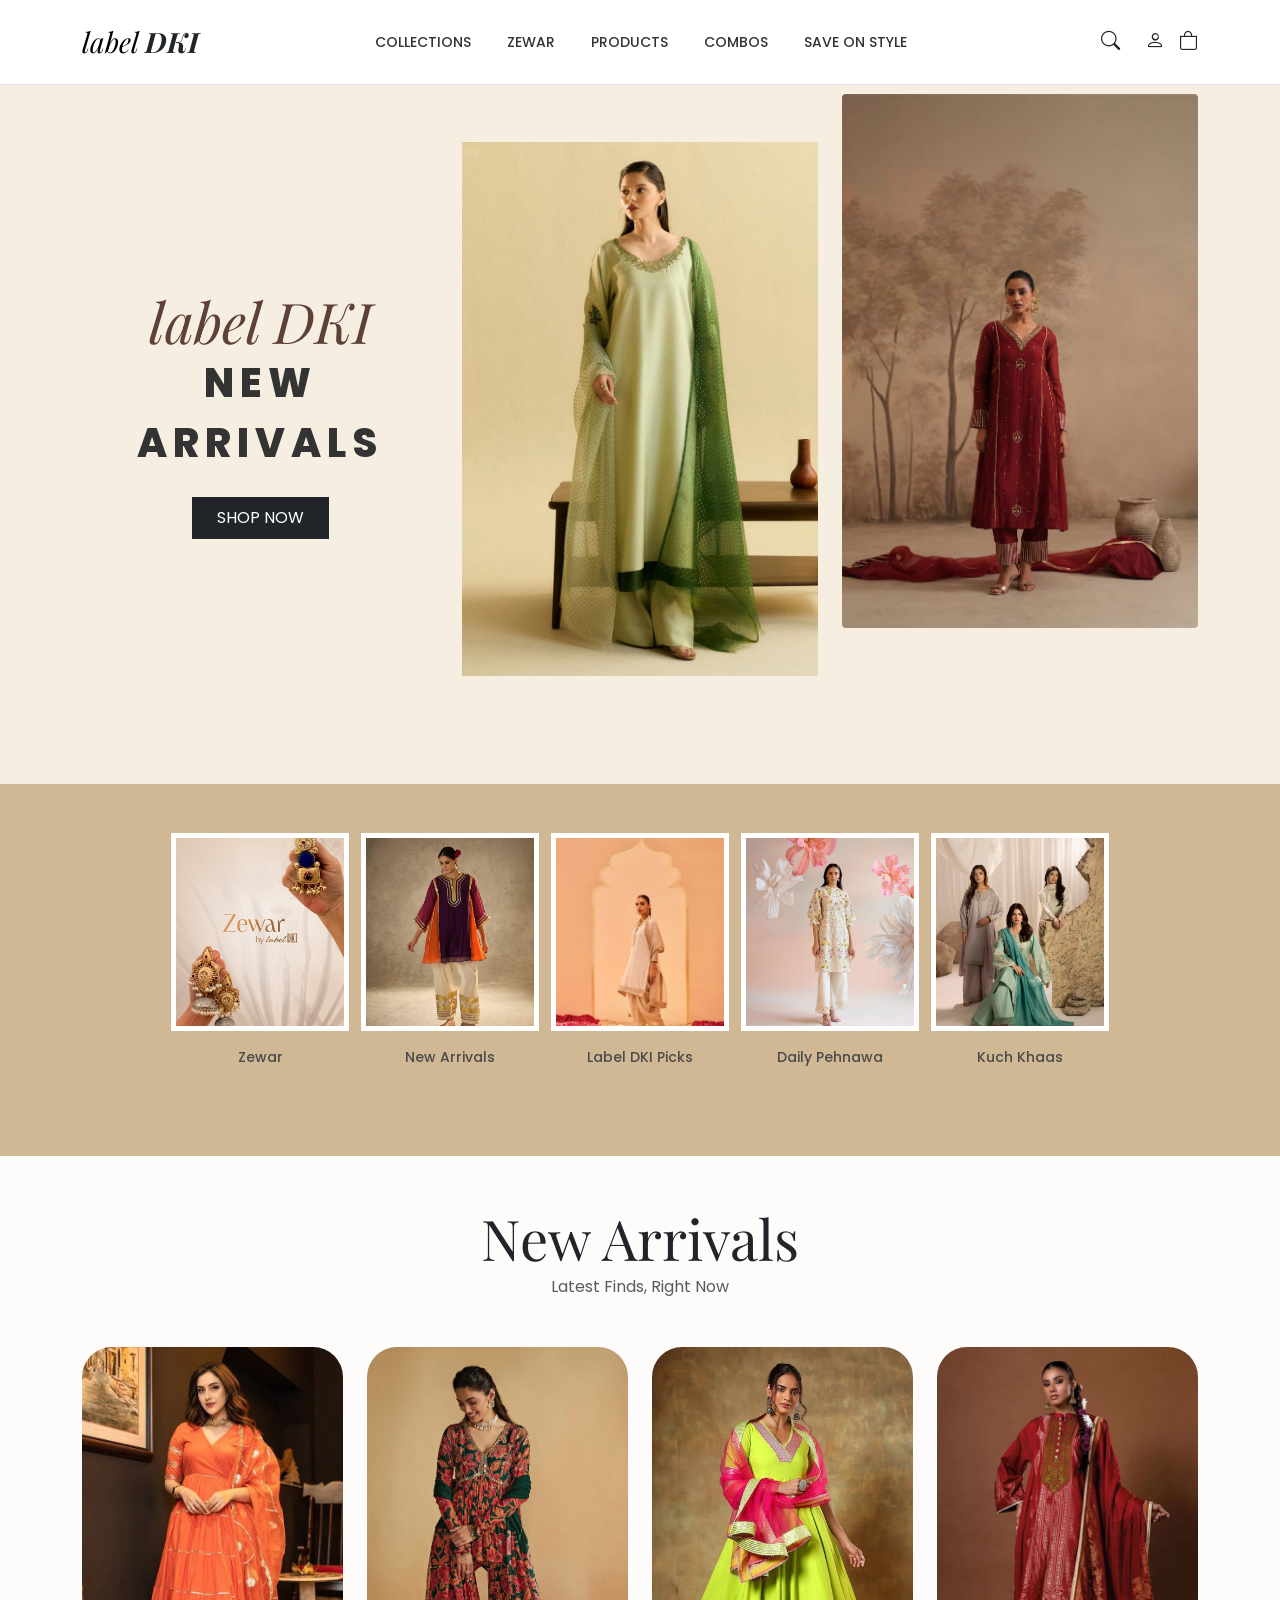
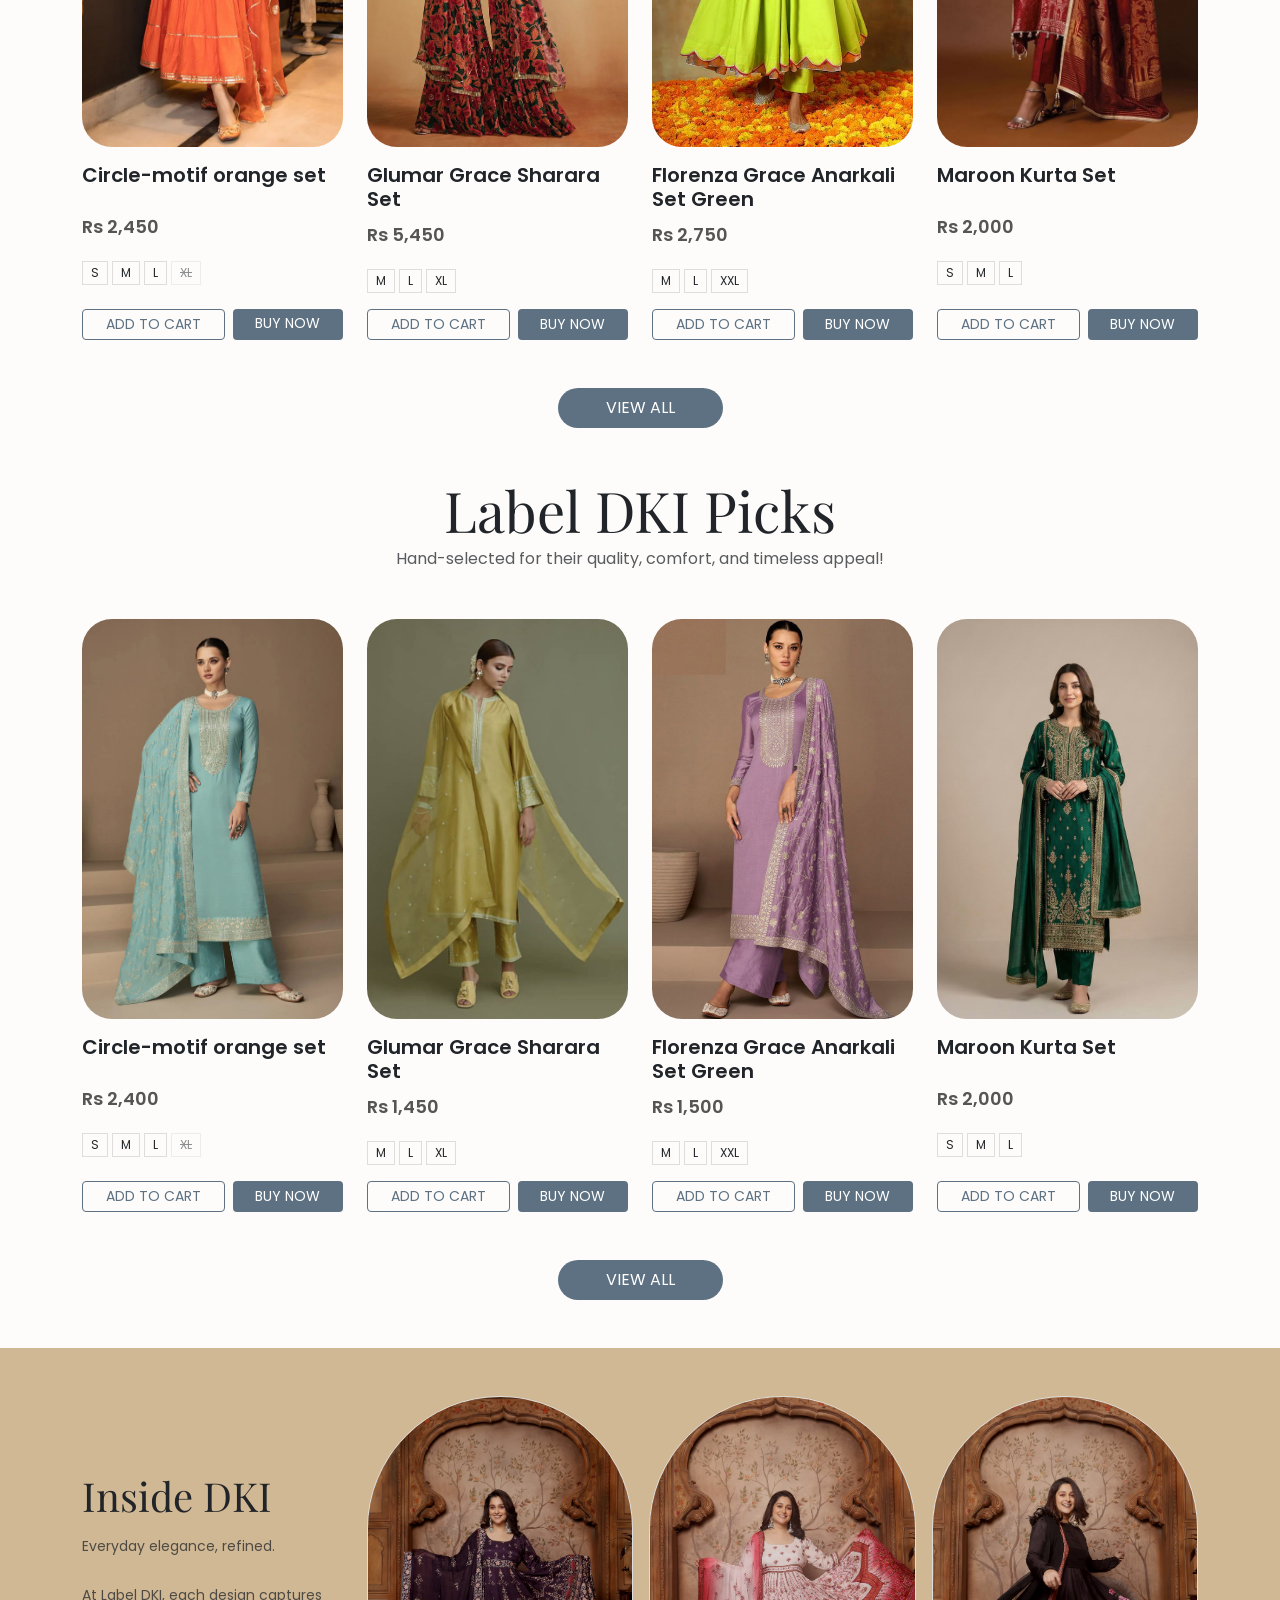
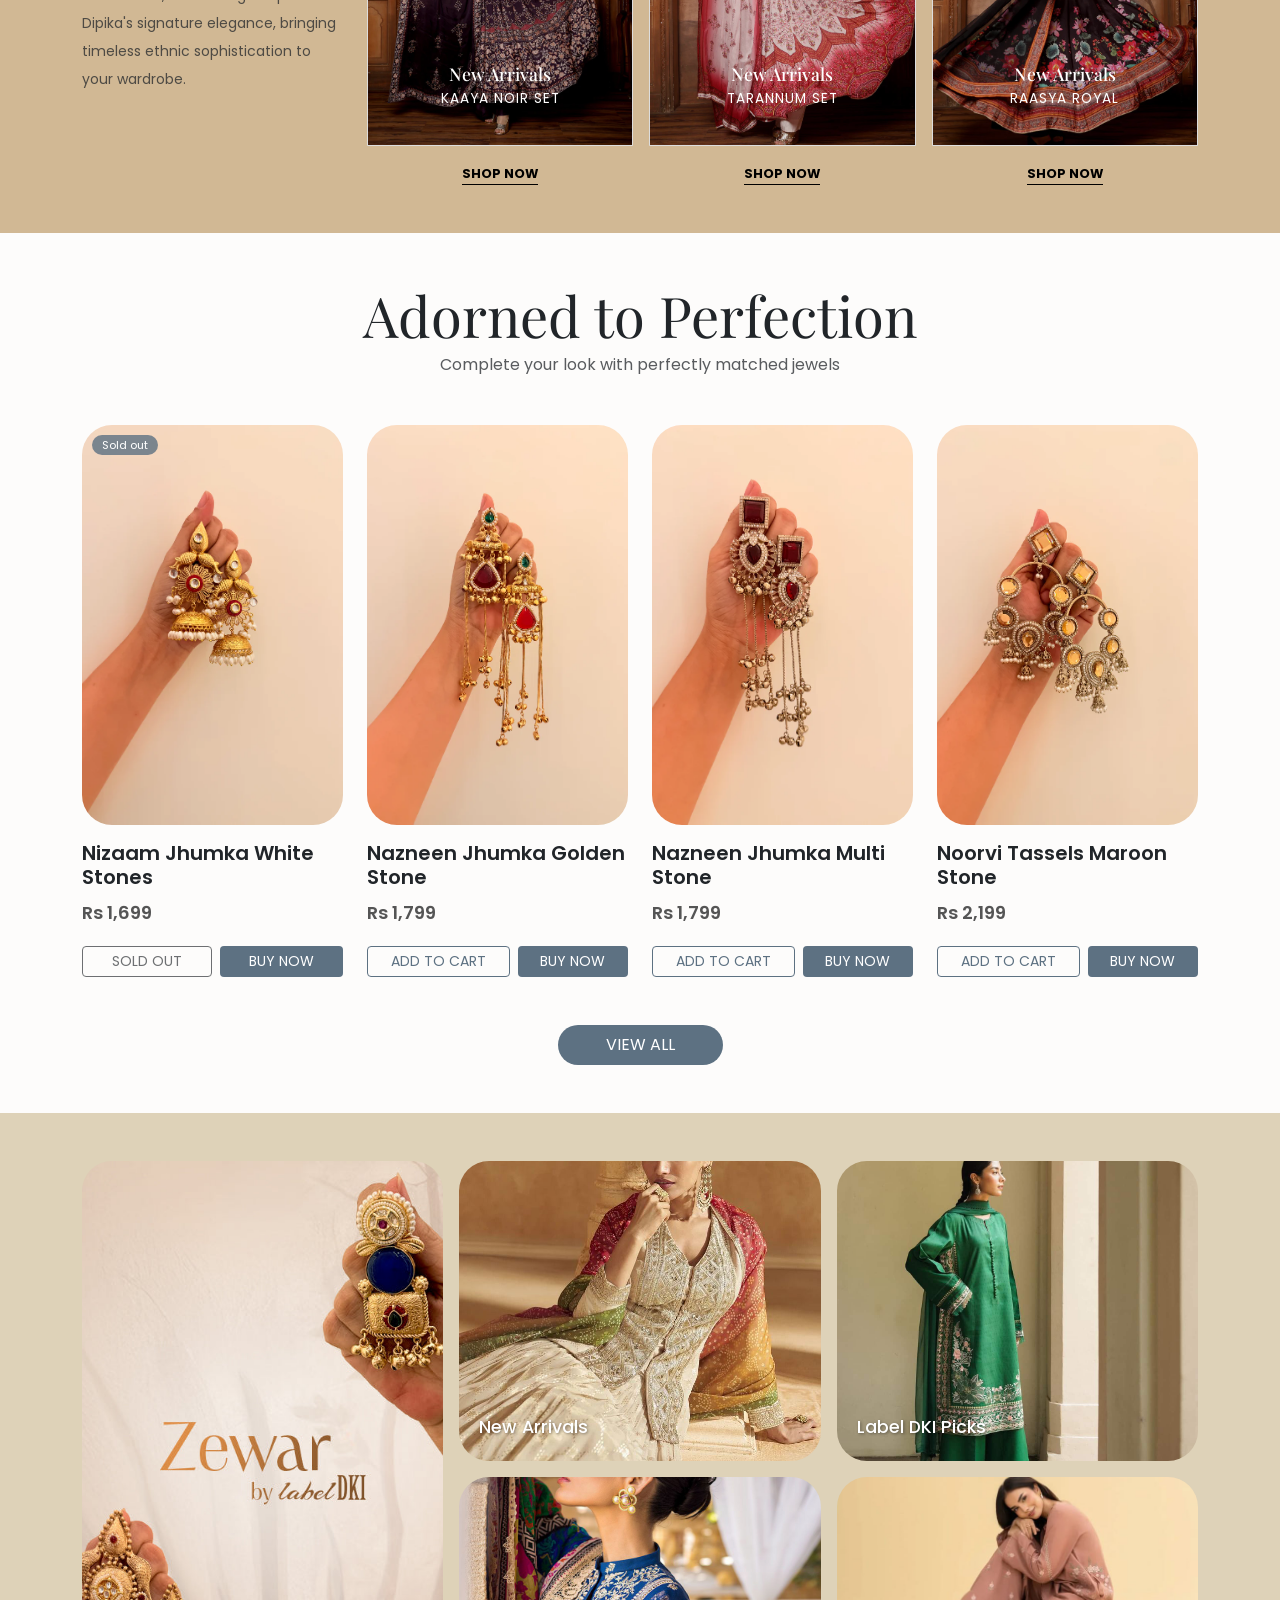
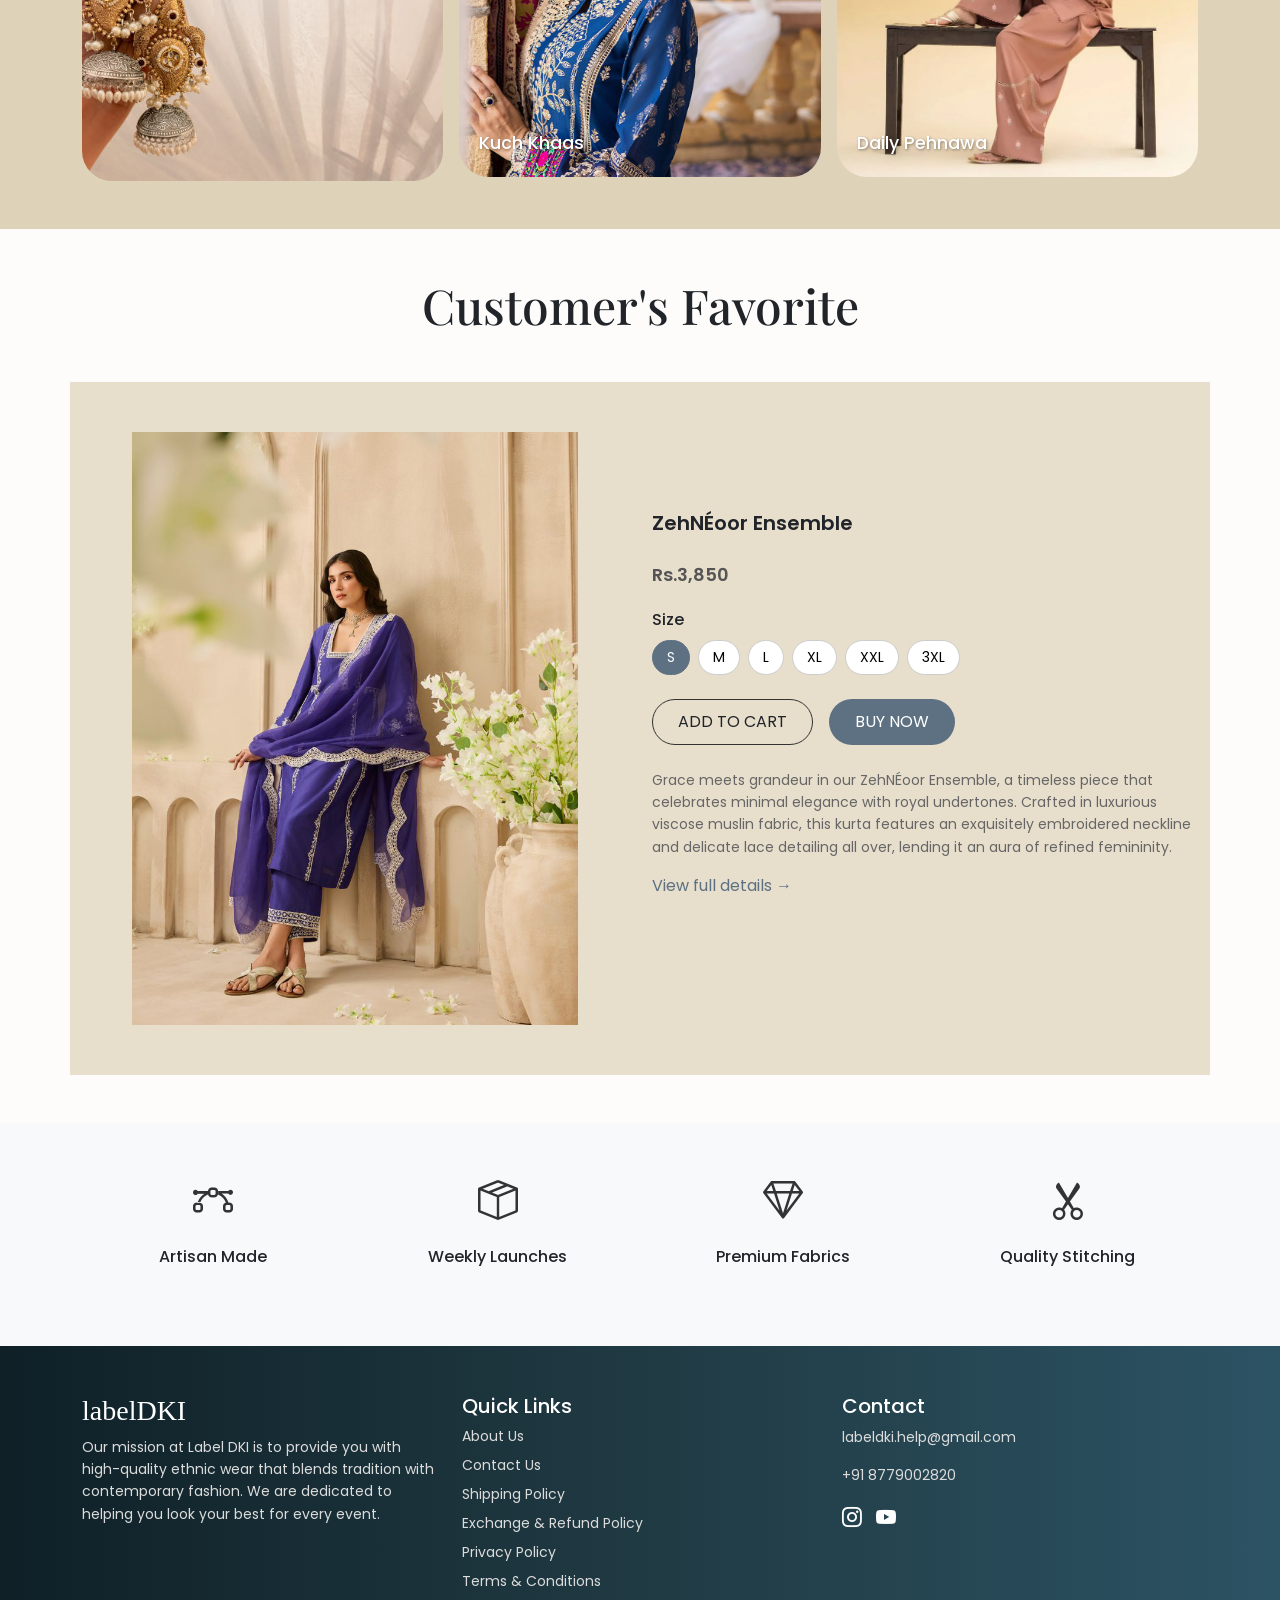
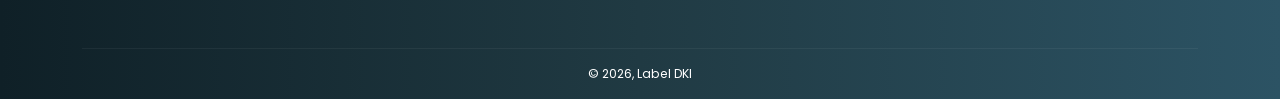
<file: index.html>
<!DOCTYPE html>
<html lang="en">
<head>
    <meta charset="UTF-8">
    <meta name="viewport" content="width=device-width, initial-scale=1.0">
    <title>Label DKI Clone</title>
    <link href="https://cdn.jsdelivr.net/npm/bootstrap@5.3.0/dist/css/bootstrap.min.css" rel="stylesheet">
    <link href="https://fonts.googleapis.com/css2?family=Playfair+Display:ital,wght@0,400;0,700;1,400&family=Poppins:wght@300;400;600&display=swap" rel="stylesheet">
    <link rel="stylesheet" href="https://cdn.jsdelivr.net/npm/bootstrap-icons@1.11.1/font/bootstrap-icons.css">
    <!-- Bootstrap CSS -->
    <link href="https://cdn.jsdelivr.net/npm/bootstrap@5.3.2/dist/css/bootstrap.min.css" rel="stylesheet"> 
    <link rel="stylesheet" href="index.css">

    <style>
        body {
            font-family: 'Poppins', sans-serif;
            background-color: #fdfcfb;
        }

    
        .top-bar {
            background-color: #222;
            color: #fff;
            font-size: 12px;
            letter-spacing: 1px;
            padding: 8px 0;
        }

        
        .navbar-brand {
            font-family: 'Playfair Display', serif;
            font-size: 28px;
            font-style: italic;
        }

        .nav-link {
            font-size: 14px;
            text-transform: uppercase;
            font-weight: 500;
            color: #333 !important;
            margin: 0 10px;
        }

        
        .hero-section {
            background-color: #f7eee2; 
            padding: 60px 0;
            min-height: 80vh;
            display: flex;
            align-items: center;
        }

        .brand-title {
            font-family: 'Playfair Display', serif;
            font-style: italic;
            font-size: 3.5rem;
            color: #5d4037;
        }

        .new-arrivals-text {
            font-weight: 800;
            letter-spacing: 6px;
            font-size: 2.5rem;
            color: #333;
            margin-top: -10px;
        }

        
        .product-card {
            border: none;
            background: none;
            transition: transform 0.3s ease;
        }

        .product-card:hover {
            transform: translateY(-5px);
        }

        .img-hero {
            width: 100%;
            height: auto;
            border-radius: 4px;
            
        }

        .icons-group i {
            font-size: 1.2rem;
            cursor: pointer;
            margin-left: 15px;
        }

/* Unique container styling */
.label-search-group {
    display: inline-flex;
    align-items: center;
    cursor: pointer;
    padding: 5px 10px;
    border-radius: 20px; /* Sides ko round karne ke liye */
    transition: all 0.4s ease;
}

/* Naya unique input jo ab ek proper box banega */
.label-search-input-new {
    width: 0;
    padding: 0;
    border: none;
    outline: none;
    background: #f4f4f4; /* Light grey background box ke liye */
    border-radius: 5px;  /* Corner thode round */
    transition: all 0.4s ease-in-out;
    opacity: 0;
    height: 35px; /* Box ki height */
}

/* Jab group par mouse cursor jaye (Hover) */
.label-search-group:hover .label-search-input-new {
    width: 220px; /* Box ki length */
    padding: 0 15px; /* Box ke andar text ki jagah */
    opacity: 1;
    border: 1px solid #ddd; /* Light border box ko define karne ke liye */
    background: #ffffff; /* Hover par white background */
    box-shadow: 0px 2px 5px rgba(0,0,0,0.1); /* Halka shadow premium look ke liye */
}

/* Icon ki position set karne ke liye */
.label-search-icon-trigger {
    display: flex;
    align-items: center;
    margin-left: 10px;
    font-size: 1.2rem;
}
</style>
</head>
<body>

    <div class="top-bar text-center">
        <div class="container d-flex justify-content-between align-items-center">
            <span class="d-none d-md-inline">📞 +91 00000 00000</span>
            <span>UNBOXING VIDEO REQUIRED FOR EXCHANGE/SUPPORT | labeldki.help@gmail.com</span>
            <span class="d-none d-md-inline">FREE SHIPPING AVAILABLE</span>
        </div>
    </div>

    <nav class="navbar navbar-expand-lg navbar-light bg-white border-bottom py-3">
        <div class="container">
            <a class="navbar-brand" href="lebal.html">label <span class="fw-bold text-dark">DKI</span></a>
            
            <button class="navbar-toggler" type="button" data-bs-toggle="collapse" data-bs-target="#mainNav">
                <span class="navbar-toggler-icon"></span>
            </button>

            <div class="collapse navbar-collapse" id="mainNav">
                <ul class="navbar-nav mx-auto">
                    <li class="nav-item"><a class="nav-link" href="collections.html">Collections</a></li>
                    <li class="nav-item"><a class="nav-link" href="zewar.html">Zewar</a></li>
                    <li class="nav-item"><a class="nav-link" href="products.html">Products</a></li>
                    <li class="nav-item"><a class="nav-link" href="combos.html">Combos</a></li>
                    <li class="nav-item"><a class="nav-link text-danger" href="save on style.html">Save on Style</a></li>
                </ul>
                <div class="icons-group d-flex align-items-center">
                    <div class="label-search-group">
                 <input type="text" class="label-search-input-new" placeholder="Search...">
                 <span class="label-search-icon-trigger">
                 <i class="bi bi-search"></i> 
                 </span>
                 </div>
                 <a href="login.html" style="text-decoration: none; color: inherit;">
                 <i class="bi bi-person"></i>
                 </a>
                 <a href="cart.html" style="text-decoration: none; color: inherit;">
    <i class="bi bi-bag"></i>
</a>   
                    
                </div>
            </div>
        </div>
    </nav>

    <section class="hero-section">
        <div class="container">
            <div class="row align-items-center">
                
                <div class="col-lg-4 text-center mb-5 mb-lg-0">
                    <div class="brand-title">label DKI</div>
                    <div class="new-arrivals-text">NEW <br> ARRIVALS</div>
                    <button class="btn btn-dark mt-4 px-4 py-2 rounded-0">SHOP NOW</button>
                </div>

                <div class="col-lg-8">
                    <div class="row g-4">
                        <div class="col-6">
                            <div class="product-card">
                                <img src="etenic wear 1.jpg" class="img-hero py-5" alt="Ethnic Wear 1">
                            </div>
                        </div>
                        <div class="col-6">
                            <div class="product-card">
                                <img src="marrun suit.jpg" class="img-hero" alt="Ethnic Wear 2">
                            </div>
                        </div>
                    </div>
                </div>

            </div>
        </div>
    </section>
<!-- 2nd part -->

<div class="container-fluid bg">
<div class="container py-5">
    <div class="row justify-content-center text-center">
        <div class="col-6 col-md-2 mb-4">
            <div class="category-wrapper">
                <div class="arch-shape">
                    <img src="Banner_2_mzewar2.jpg" alt="Zewar">
                </div>
                <p class="category-name">Zewar</p>
            </div>
        </div>

        <div class="col-6 col-md-2 mb-4">
            <div class="category-wrapper">
                <div class="arch-shape">
                    <img src="new arival 5.jpg" alt="New Arrivals">
                </div>
                <p class="category-name">New Arrivals</p>
            </div>
        </div>

        <div class="col-6 col-md-2 mb-4">
            <div class="category-wrapper">
                <div class="arch-shape">
                    <img src="label dki.jpg" alt="Picks">
                </div>
                <p class="category-name">Label DKI Picks</p>
            </div>
        </div>

        <div class="col-6 col-md-2 mb-4">
            <div class="category-wrapper">
                <div class="arch-shape">
                    <img src="daily pahnawa.jpg" alt="Daily">
                </div>
                <p class="category-name">Daily Pehnawa</p>
            </div>
        </div>

        <div class="col-6 col-md-2 mb-4">
            <div class="category-wrapper">
                <div class="arch-shape">
                    <img src="kuch khas.jpg" alt="Khas">
                </div>
                <p class="category-name">Kuch Khaas</p>
            </div>
        </div>
    </div>
</div>
</div>

<!-- 3rd part -->

<div class="container my-5 text-center">
    <h1 class="display-4 fw-normal mb-1" style="font-family: 'Playfair Display', serif;">New Arrivals</h1>
    <p class="text-muted fst-regular mb-5">Latest Finds, Right Now</p>

    <div class="row g-4">
        
        <div class="col-12 col-sm-6 col-md-3">
            <div class="product-card h-100">
                <div class="img-container">
                    <img src="circle-motif orange.jpg" class="img-fluid" alt="Product Image">
                </div>
                <div class="product-info mt-3 text-start">
                    <h5 class="product-title">Circle-motif orange set</h5>
                    <p class="price">Rs 2,450</p>
                    <div class="sizes mb-3">
                        <span class="size-box">S</span><span class="size-box">M</span><span class="size-box">L</span><span class="size-box disabled">XL</span>
                    </div>
                    <div class="d-flex gap-2 mt-auto">
                        <a href="cart.html" class="btn btn-outline-custom flex-grow-1 btn-sm text-center" style="text-decoration: none;">ADD TO CART</a>
                        <a href="cart.html" class="btn btn-dark-custom flex-grow-1 btn-sm text-center" style="text-decoration: none;">BUY NOW</a>
                    </div>
                </div>
            </div>
        </div>

        <div class="col-12 col-sm-6 col-md-3">
            <div class="product-card h-100">
                <div class="img-container">
                    <img src="glumar grace.jpg" class="img-fluid" alt="Product Image">
                </div>
                <div class="product-info mt-3 text-start">
                    <h5 class="product-title">Glumar Grace Sharara Set</h5>
                    <p class="price">Rs 5,450</p>
                    <div class="sizes mb-3">
                        <span class="size-box">M</span><span class="size-box">L</span><span class="size-box">XL</span>
                    </div>
                    <div class="d-flex gap-2 mt-auto">
                        <button class="btn btn-outline-custom flex-grow-1 btn-sm">ADD TO CART</button>
                        <button class="btn btn-dark-custom flex-grow-1 btn-sm">BUY NOW</button>
                    </div>
                </div>
            </div>
        </div>

        <div class="col-12 col-sm-6 col-md-3">
            <div class="product-card h-100">
                <div class="img-container">
                    <img src="gotta patti.jpg" class="img-fluid" alt="Product Image">
                </div>
                <div class="product-info mt-3 text-start">
                    <h5 class="product-title">Florenza Grace Anarkali Set Green</h5>
                    <p class="price">Rs 2,750</p>
                    <div class="sizes mb-3">
                        <span class="size-box">M</span><span class="size-box">L</span><span class="size-box">XXL</span>
                    </div>
                    <div class="d-flex gap-2 mt-auto">
                        <button class="btn btn-outline-custom flex-grow-1 btn-sm">ADD TO CART</button>
                        <button class="btn btn-dark-custom flex-grow-1 btn-sm">BUY NOW</button>
                    </div>
                </div>
            </div>
        </div>

        <div class="col-12 col-sm-6 col-md-3">
            <div class="product-card h-100">
                <div class="img-container">
                    <img src="maroon set.jpg" class="img-fluid" alt="Product Image">
                </div>
                <div class="product-info mt-3 text-start">
                    <h5 class="product-title">Maroon Kurta Set</h5>
                    <p class="price">Rs 2,000</p>
                    <div class="sizes mb-3">
                        <span class="size-box">S</span><span class="size-box">M</span><span class="size-box">L</span>
                    </div>
                    <div class="d-flex gap-2 mt-auto">
                        <button class="btn btn-outline-custom flex-grow-1 btn-sm">ADD TO CART</button>
                        <button class="btn btn-dark-custom flex-grow-1 btn-sm">BUY NOW</button>
                    </div>
                </div>
            </div>
        </div>

    </div> <div class="mt-5">
        <button class="btn btn-dark-custom px-5 py-2 rounded-pill">VIEW ALL</button>
    </div>
</div>

<!-- 4th part -->

<div class="container my-5 text-center">
    <h1 class="display-4 fw-normal mb-1" style="font-family: 'Playfair Display', serif;">Label DKI Picks</h1>
    <p class="text-muted fst-regular mb-5">Hand-selected for their quality, comfort, and timeless appeal!</p>

    <div class="row g-4">
        
        <div class="col-12 col-sm-6 col-md-3">
            <div class="product-card h-100">
                <div class="img-container">
                    <img src="sky.jpg" class="img-fluid" alt="Product Image">
                </div>
                <div class="product-info mt-3 text-start">
                    <h5 class="product-title">Circle-motif orange set</h5>
                    <p class="price">Rs 2,400</p>
                    <div class="sizes mb-3">
                        <span class="size-box">S</span><span class="size-box">M</span><span class="size-box">L</span><span class="size-box disabled">XL</span>
                    </div>
                    <div class="d-flex gap-2 mt-auto">
                        <button class="btn btn-outline-custom flex-grow-1 btn-sm">ADD TO CART</button>
                        <button class="btn btn-dark-custom flex-grow-1 btn-sm">BUY NOW</button>
                    </div>
                </div>
            </div>
        </div>

        <div class="col-12 col-sm-6 col-md-3">
            <div class="product-card h-100">
                <div class="img-container">
                    <img src="yellow.jpg" class="img-fluid" alt="Product Image">
                </div>
                <div class="product-info mt-3 text-start">
                    <h5 class="product-title">Glumar Grace Sharara Set</h5>
                    <p class="price">Rs 1,450</p>
                    <div class="sizes mb-3">
                        <span class="size-box">M</span><span class="size-box">L</span><span class="size-box">XL</span>
                    </div>
                    <div class="d-flex gap-2 mt-auto">
                        <button class="btn btn-outline-custom flex-grow-1 btn-sm">ADD TO CART</button>
                        <button class="btn btn-dark-custom flex-grow-1 btn-sm">BUY NOW</button>
                    </div>
                </div>
            </div>
        </div>

        <div class="col-12 col-sm-6 col-md-3">
            <div class="product-card h-100">
                <div class="img-container">
                    <img src="purple.jpg" class="img-fluid" alt="Product Image">
                </div>
                <div class="product-info mt-3 text-start">
                    <h5 class="product-title">Florenza Grace Anarkali Set Green</h5>
                    <p class="price">Rs 1,500</p>
                    <div class="sizes mb-3">
                        <span class="size-box">M</span><span class="size-box">L</span><span class="size-box">XXL</span>
                    </div>
                    <div class="d-flex gap-2 mt-auto">
                        <button class="btn btn-outline-custom flex-grow-1 btn-sm">ADD TO CART</button>
                        <button class="btn btn-dark-custom flex-grow-1 btn-sm">BUY NOW</button>
                    </div>
                </div>
            </div>
        </div>

        <div class="col-12 col-sm-6 col-md-3">
            <div class="product-card h-100">
                <div class="img-container">
                    <img src="green kurta.jpg" class="img-fluid" alt="Product Image">
                </div>
                <div class="product-info mt-3 text-start">
                    <h5 class="product-title">Maroon Kurta Set</h5>
                    <p class="price">Rs 2,000</p>
                    <div class="sizes mb-3">
                        <span class="size-box">S</span><span class="size-box">M</span><span class="size-box">L</span>
                    </div>
                    <div class="d-flex gap-2 mt-auto">
                        <button class="btn btn-outline-custom flex-grow-1 btn-sm">ADD TO CART</button>
                        <button class="btn btn-dark-custom flex-grow-1 btn-sm">BUY NOW</button>
                    </div>
                </div>
            </div>
        </div>

    </div> <div class="mt-5">
        <button class="btn btn-dark-custom px-5 py-2 rounded-pill">VIEW ALL</button>
    </div>
</div>
<!-- 5th part -->
<div class="container-fluid bg">
<div class="container my-5 py-5">
    <div class="row align-items-center">
        <div class="col-md-3 text-start mb-4 mb-md-0">
            <h2 class="display-6 fw-normal mb-3" style="font-family: 'Playfair Display', serif;">Inside DKI</h2>
            <p class="text-muted small mb-4">Everyday elegance, refined.</p>
            <p class="text-muted small lh-lg">
                At Label DKI, each design captures Dipika's signature elegance, bringing timeless ethnic sophistication to your wardrobe.
            </p>
        </div>

        <div class="col-md-9">
            <div class="row g-3">
                <div class="col-md-4">
                    <div class="inside-card">
                        <div class="arch-container">
                            <img src="anarkali purple.jpg" alt="Kaaya Noir Set">
                            <div class="arch-overlay">
                                <h6>New Arrivals</h6>
                                <p>Kaaya Noir Set</p>
                            </div>
                        </div>
                        <a href="#" class="shop-now-link">Shop Now</a>
                    </div>
                </div>

                <div class="col-md-4">
                    <div class="inside-card">
                        <div class="arch-container">
                            <img src="anarkali white.jpg" alt="Tarannum Set">
                            <div class="arch-overlay">
                                <h6>New Arrivals</h6>
                                <p>Tarannum Set</p>
                            </div>
                        </div>
                        <a href="#" class="shop-now-link">Shop Now</a>
                    </div>
                </div>

                <div class="col-md-4">
                    <div class="inside-card">
                        <div class="arch-container">
                            <img src="black anarkali.jpg" alt="Raasya Royal">
                            <div class="arch-overlay">
                                <h6>New Arrivals</h6>
                                <p>Raasya Royal</p>
                            </div>
                        </div>
                        <a href="#" class="shop-now-link">Shop Now</a>
                    </div>
                </div>
            </div>
        </div>
    </div>
</div>
</div>
<!-- 6th part -->

<div class="container my-5 text-center">
    <h1 class="display-4 fw-normal mb-1" style="font-family: 'Playfair Display', serif;">Adorned to Perfection</h1>
    <p class="text-muted fst-regular mb-5">Complete your look with perfectly matched jewels</p>

    <div class="row g-4">
        
        <div class="col-12 col-sm-6 col-md-3">
            <div class="product-card h-100 position-relative">
                <span class="badge-sold-out">Sold out</span>
                <div class="img-container">
                    <img src="ear11.webp" class="img-fluid" alt="Nizaam Jhumka">
                </div>
                <div class="product-info mt-3 text-start">
                    <h5 class="product-title">Nizaam Jhumka White Stones</h5>
                    <p class="price">Rs 1,699</p>
                    <div class="d-flex gap-2 mt-auto">
                        <button class="btn btn-sold-out flex-grow-1 btn-sm" disabled>SOLD OUT</button>
                        <button class="btn btn-dark-custom flex-grow-1 btn-sm">BUY NOW</button>
                    </div>
                </div>
            </div>
        </div>

        <div class="col-12 col-sm-6 col-md-3">
            <div class="product-card h-100">
                <div class="img-container">
                    <img src="ear2.webp" class="img-fluid" alt="Nazneen Jhumka">
                </div>
                <div class="product-info mt-3 text-start">
                    <h5 class="product-title">Nazneen Jhumka Golden Stone</h5>
                    <p class="price">Rs 1,799</p>
                    <div class="d-flex gap-2 mt-auto">
                        <button class="btn btn-outline-custom flex-grow-1 btn-sm">ADD TO CART</button>
                        <button class="btn btn-dark-custom flex-grow-1 btn-sm">BUY NOW</button>
                    </div>
                </div>
            </div>
        </div>

        <div class="col-12 col-sm-6 col-md-3">
            <div class="product-card h-100">
                <div class="img-container">
                    <img src="ear5.webp" class="img-fluid" alt="Nazneen Jhumka Multi">
                </div>
                <div class="product-info mt-3 text-start">
                    <h5 class="product-title">Nazneen Jhumka Multi Stone</h5>
                    <p class="price">Rs 1,799</p>
                    <div class="d-flex gap-2 mt-auto">
                        <button class="btn btn-outline-custom flex-grow-1 btn-sm">ADD TO CART</button>
                        <button class="btn btn-dark-custom flex-grow-1 btn-sm">BUY NOW</button>
                    </div>
                </div>
            </div>
        </div>

        <div class="col-12 col-sm-6 col-md-3">
            <div class="product-card h-100">
                <div class="img-container">
                    <img src="ear7.webp" class="img-fluid" alt="Noorvi Tassels">
                </div>
                <div class="product-info mt-3 text-start">
                    <h5 class="product-title">Noorvi Tassels Maroon Stone</h5>
                    <p class="price">Rs 2,199</p>
                    <div class="d-flex gap-2 mt-auto">
                        <button class="btn btn-outline-custom flex-grow-1 btn-sm">ADD TO CART</button>
                        <button class="btn btn-dark-custom flex-grow-1 btn-sm">BUY NOW</button>
                    </div>
                </div>
            </div>
        </div>

    </div> <div class="mt-5">
        <button class="btn btn-dark-custom px-5 py-2 rounded-pill">VIEW ALL</button>
    </div>
</div>

<!-- 7th part -->
 <div class="container-fluid abc">
<div class="container my-5 py-5">
    <div class="row g-3"><div class="col-md-4">
            <div class="collection-card big-card">
                <img src="Banner_2_mzewar2.jpg" alt="Zewar">
                <div class="collection-overlay">
                    <h2 class="zewar-title text-light"></h2>
                    <p class="zewar-sub text-light"></p>
                </div>
            </div>
        </div>

        <div class="col-md-8">
            <div class="row g-3">
                <div class="col-6">
                    <div class="collection-card small-card">
                        <img src="new aravial 2.jpg" alt="New Arrivals">
                        <div class="small-card-overlay">New Arrivals</div>
                    </div>
                </div>

                <div class="col-6">
                    <div class="collection-card small-card">
                        <img src="dki.jpg" alt="Label DKI Picks">
                        <div class="small-card-overlay">Label DKI Picks</div>
                    </div>
                </div>

                <div class="col-6">
                    <div class="collection-card small-card">
                        <img src="kuch khas2.jpg" alt="Kuch Khaas">
                        <div class="small-card-overlay">Kuch Khaas</div>
                    </div>
                </div>

                <div class="col-6">
                    <div class="collection-card small-card">
                        <img src="daily pahnaw.jpg" alt="Daily Pehnawa">
                        <div class="small-card-overlay">Daily Pehnawa</div>
                    </div>
                </div>

                
            </div>
        </div>
    </div>
</div>
</div>
<!-- 8th part -->




<h2 class="text-center mb-5 section-title ft">Customer's Favorite</h2>
  <div class="container one">
    
    

    <div class="row align-items-center">
      
      
      <div class="col-lg-6 mb-4 mb-lg-0">
        <div class="product-img">
          <img src="blue.suit.jpg" class="img-fluid rounded" alt="Product Image">
        </div>
      </div>

      <!-- Content Side -->
      <div class="col-lg-6">
        <div class="product-content pb-5">

          <h3 class="product-title">ZehNÉoor Ensemble</h3>
          <p class="price">Rs.3,850</p>

          <!-- Sizes -->
          <div class="mb-4">
            <span class="size-label">Size</span>
            <div class="d-flex gap-2 mt-2 flex-wrap">
              <button class="size-btn active">S</button>
              <button class="size-btn">M</button>
              <button class="size-btn">L</button>
              <button class="size-btn">XL</button>
              <button class="size-btn">XXL</button>
              <button class="size-btn">3XL</button>
            </div>
          </div>

          <!-- Buttons -->
          <div class="d-flex gap-3 mb-4 flex-wrap">
            <button class="btn add-cart-btn">ADD TO CART</button>
            <button class="btn buy-now-btn">BUY NOW</button>
          </div>

          
          <p class="product-desc">
            Grace meets grandeur in our ZehNÉoor Ensemble, a timeless piece that celebrates 
            minimal elegance with royal undertones. Crafted in luxurious viscose muslin 
            fabric, this kurta features an exquisitely embroidered neckline and delicate 
            lace detailing all over, lending it an aura of refined femininity.
          </p>

          <a href="#" class="view-details">View full details →</a>

        </div>
      </div>

    </div>
  </div>
  

<!-- Top Feature Section -->
<section class="features-section py-5 mt-5">
    <div class="container">
        <div class="row text-center">

            <div class="col-md-3 col-6 mb-4">
                <i class="bi bi-bezier feature-icon"></i>
                <h6 class="mt-3">Artisan Made</h6>
            </div>

            <div class="col-md-3 col-6 mb-4">
                <i class="bi bi-box-seam feature-icon"></i>
                <h6 class="mt-3">Weekly Launches</h6>
            </div>

            <div class="col-md-3 col-6 mb-4">
                <i class="bi bi-gem feature-icon"></i>
                <h6 class="mt-3">Premium Fabrics</h6>
            </div>

            <div class="col-md-3 col-6 mb-4">
                <i class="bi bi-scissors feature-icon"></i>
                <h6 class="mt-3">Quality Stitching</h6>
            </div>

        </div>
    </div>
</section>

<!-- Footer Section -->
<footer class="footer-section pt-5 pb-3">
    <div class="container">
        <div class="row">

            <!-- About -->
            <div class="col-md-4 mb-4">
                <h2 class="logo-text">labelDKI</h2>
                <p>
                    Our mission at Label DKI is to provide you with high-quality ethnic wear that blends
                    tradition with contemporary fashion. We are dedicated to helping you look your best
                    for every event.
                </p>
            </div>

            <!-- Quick Links -->
            <div class="col-md-4 mb-4">
                <h5>Quick Links</h5>
                <ul class="list-unstyled footer-links">
                    <li><a href="#">About Us</a></li>
                    <li><a href="#">Contact Us</a></li>
                    <li><a href="#">Shipping Policy</a></li>
                    <li><a href="#">Exchange & Refund Policy</a></li>
                    <li><a href="#">Privacy Policy</a></li>
                    <li><a href="#">Terms & Conditions</a></li>
                </ul>
            </div>

            <!-- Contact -->
            <div class="col-md-4 mb-4">
                <h5>Contact</h5>
                <p>labeldki.help@gmail.com</p>
                <p>+91 8779002820</p>

                <div class="social-icons">
                    <a href="#"><i class="bi bi-instagram"></i></a>
                    <a href="#"><i class="bi bi-youtube"></i></a>
                </div>
            </div>

        </div>

        <hr>

        <div class="text-center small">
            © 2026, Label DKI
        </div>

    </div>
</footer>








    <script src="https://cdn.jsdelivr.net/npm/bootstrap@5.3.0/dist/js/bootstrap.bundle.min.js"></script>
</body>
</html>
</file>
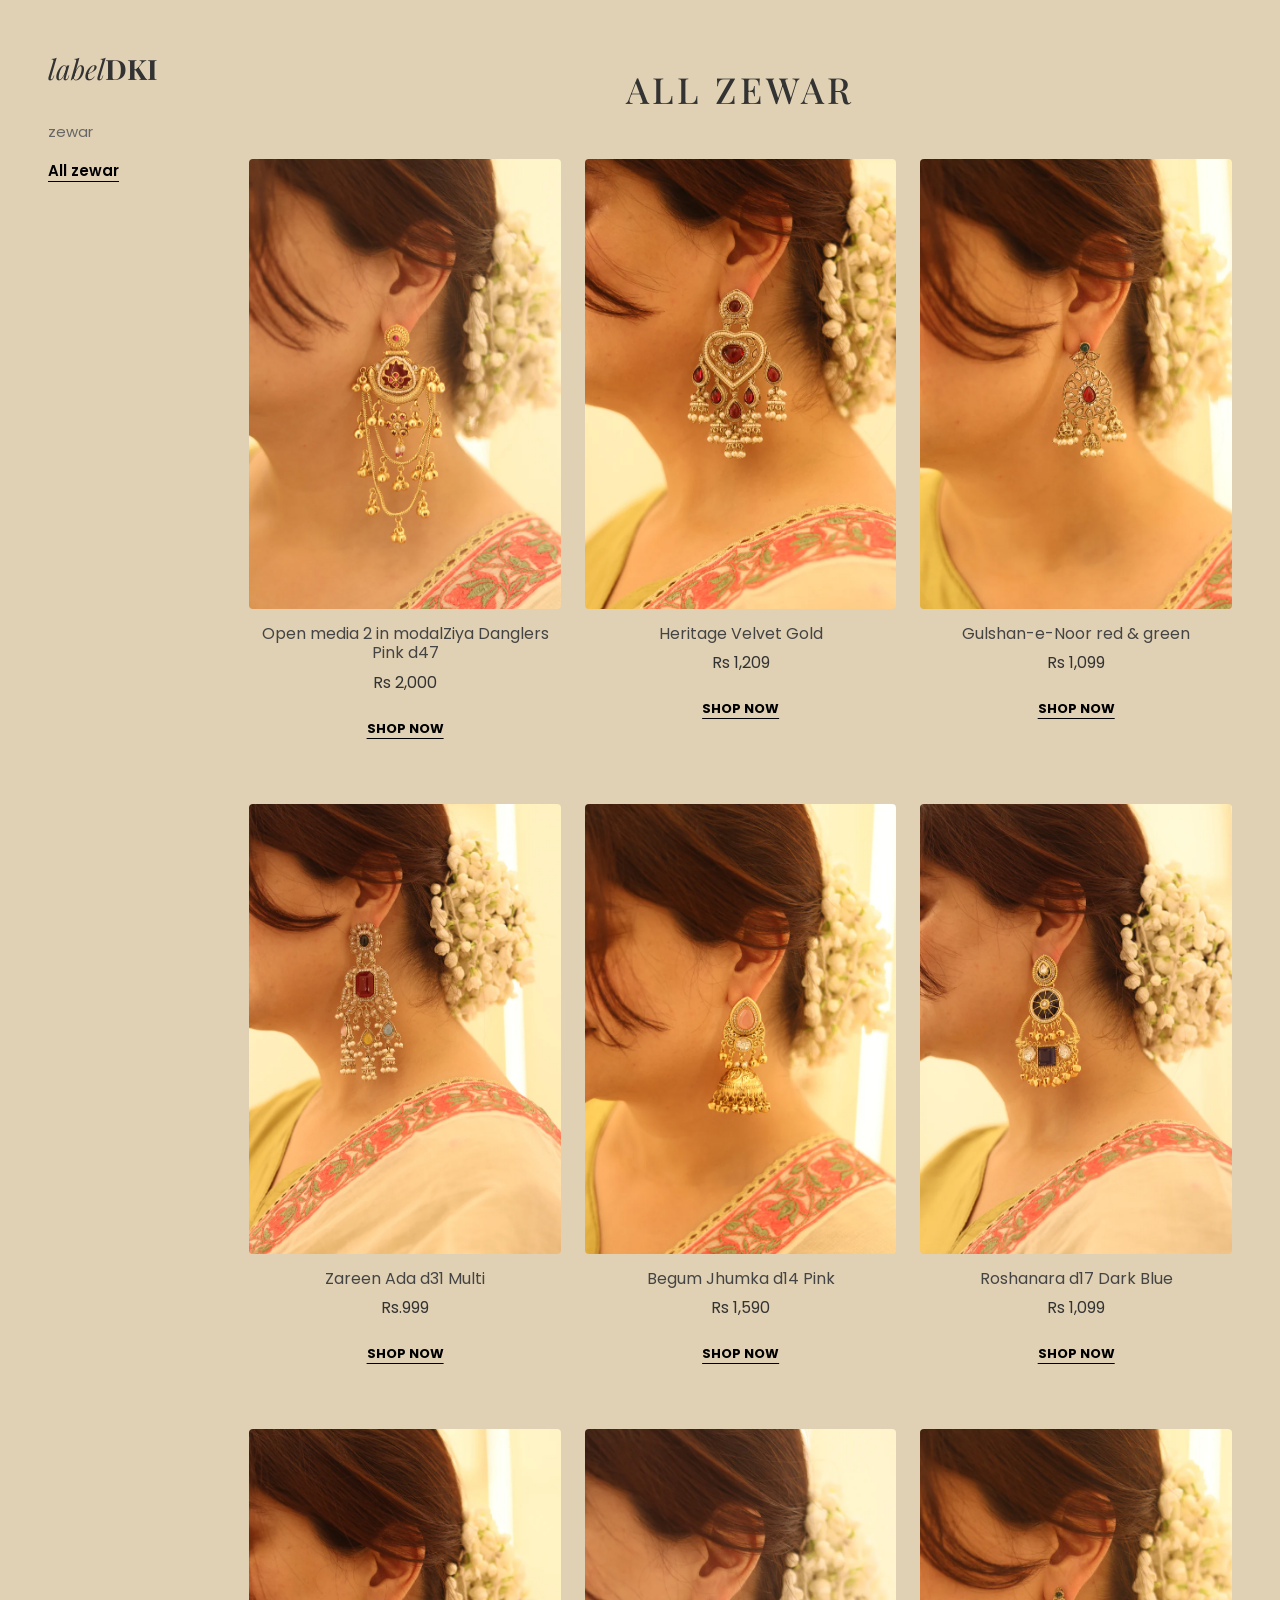
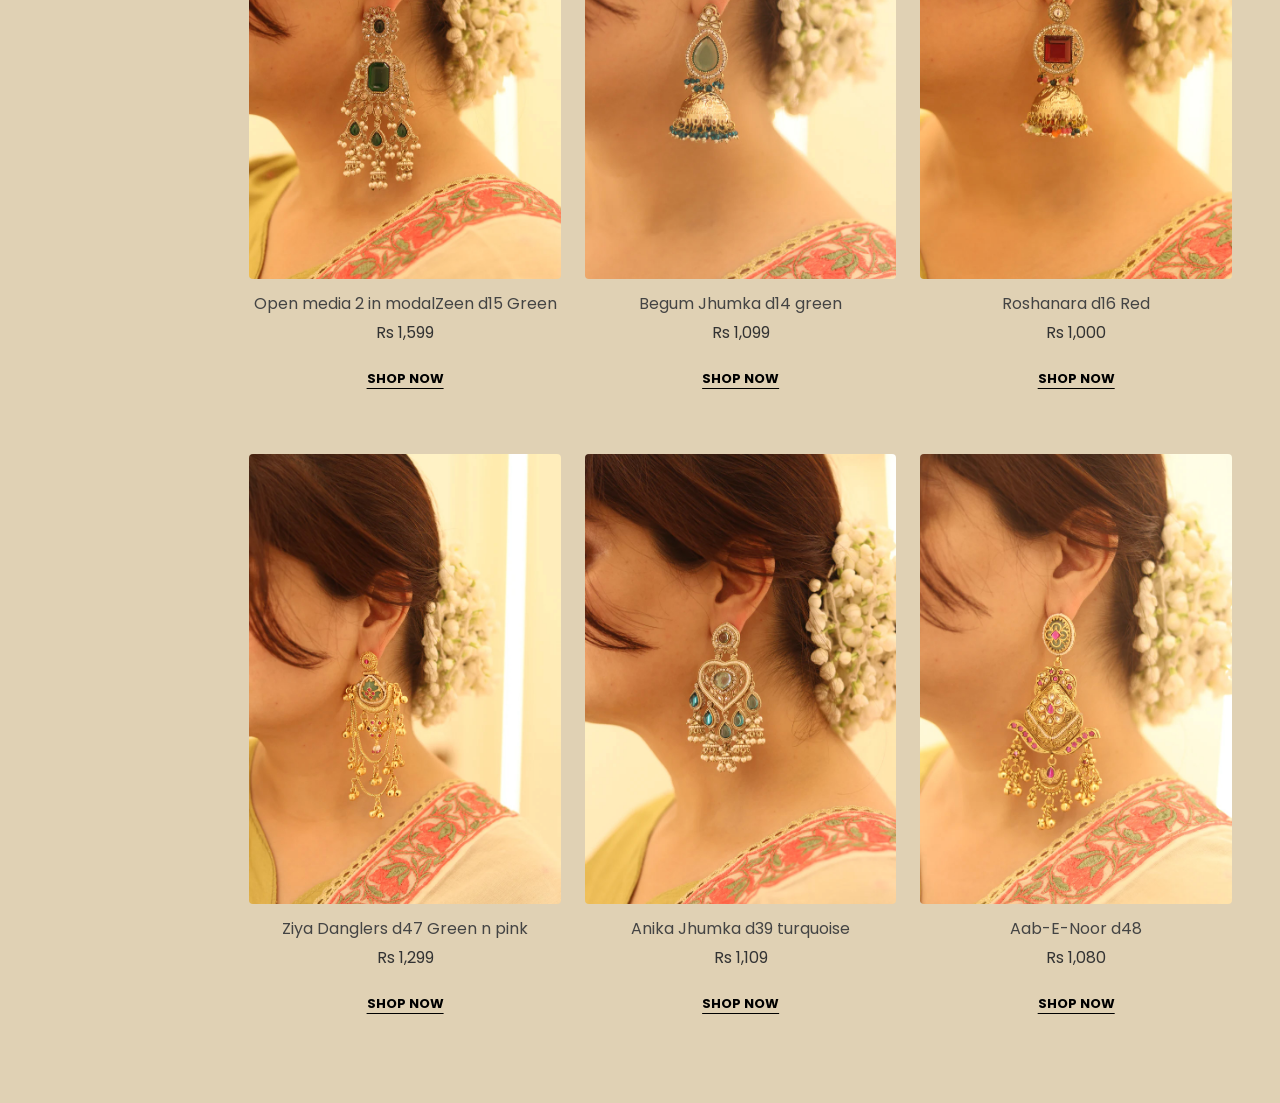
<file: All zewar.html>
<!DOCTYPE html>
<html lang="en">
<head>
    <meta charset="UTF-8">
    <meta name="viewport" content="width=device-width, initial-scale=1.0">
    <title>all zewar - Label DKI</title>
    
    <link href="https://cdn.jsdelivr.net/npm/bootstrap@5.3.2/dist/css/bootstrap.min.css" rel="stylesheet">
    
    <link href="https://fonts.googleapis.com/css2?family=Playfair+Display:ital,wght@0,700;1,400&family=Poppins:wght@300;400;600&display=swap" rel="stylesheet">

    <style>
        body {
            font-family: 'Poppins', sans-serif;
            background-color: #e0d1b4;
            color: #333;
        }

        /* Sidebar Styling */
        .sidebar-brand {
            font-family: 'Playfair Display', serif;
            font-size: 28px;
            margin-bottom: 30px;
        }
        .sidebar-brand span {
            font-weight: bold;
            font-style: normal;
        }
        .category-list {
            list-style: none;
            padding: 0;
        }
        .category-list li {
            margin-bottom: 15px;
        }
        .category-list a {
            text-decoration: none;
            color: #666;
            font-size: 15px;
            transition: 0.3s;
        }
        .category-list a:hover, .category-list a.active {
            color: #000;
            font-weight: 600;
            border-bottom: 1px solid #000;
        }

        /* Main Content Styling */
        .section-title {
            font-family: 'Playfair Display', serif;
            font-size: 36px;
            text-transform: uppercase;
            letter-spacing: 4px;
            margin-top: 20px;
        }
        .title-underline {
            width: 50px;
            height: 2px;
            background-color: #000;
            margin: 15px auto 50px;
        }

        /* Product Card Styling */
        .product-card3 {
            border: none;
            background: none;
            margin-bottom: 40px;
        }
        .product-card3 img {
            width: 100%;
            height: 450px; /* Sabhi images ki height barabar rakhne ke liye */
            object-fit: cover;
            border-radius: 4px;
            transition: transform 0.5s ease;
        }
        .product-card3 img:hover {
            transform: scale(1.02);
        }
        .product-name {
            font-size: 16px;
            margin-top: 15px;
            font-weight: 400;
            color: #444;
        }
        .shop-now-btn {
            font-size: 13px;
            font-weight: bold;
            color: #000;
            text-decoration: underline;
            text-underline-offset: 5px;
            text-transform: uppercase;
            display: inline-block;
            margin-top: 8px;
        }
    </style>
</head>
<body>

<div class="container-fluid px-5 my-5">
    <div class="row">
        
        <div class="col-md-2">
            <div class="sidebar-brand">
                <i>label</i><span>DKI</span>
            </div>
            <ul class="category-list">
                <li><a href="zewar.html">zewar</a></li>
                <li><a href="All zewar.html" class="active">All zewar</a></li>
                
            </ul>
        </div>

        <div class="col-md-10">
            
            <div class="text-center">
                <h1 class="section-title">All Zewar</h1>
                <div class="title-none-underline  mb-5"></div>
            </div>

            <div class="row g-4">
                
                <div class="col-md-4 text-center">
                    <div class="product-card3">
                        <img src="zewar7.jpg" alt="Arrival 1">
                        <h5 class="product-name">Open media 2 in modalZiya Danglers Pink d47</h5>
                        <p class="price">Rs 2,000</p>
                        <a href="#" class="shop-now-btn">Shop Now</a>
                    </div>
                </div>

                <div class="col-md-4 text-center">
                    <div class="product-card3">
                        <img src="zewar6.jpg" alt="Arrival 2">
                        <h5 class="product-name">Heritage Velvet Gold</h5>
                        <p class="price">Rs 1,209</p>
                        <a href="#" class="shop-now-btn">Shop Now</a>
                    </div>
                </div>

                <div class="col-md-4 text-center">
                    <div class="product-card3">
                        <img src="zewar4.jpg" alt="Arrival 3">
                        <h5 class="product-name">Gulshan-e-Noor red & green</h5>
                        <p class="price">Rs 1,099</p>
                        <a href="#" class="shop-now-btn">Shop Now</a>
                    </div>
                </div>

                <div class="col-md-4 text-center">
                    <div class="product-card3">
                        <img src="zewar5.jpg" alt="Arrival 4">
                        <h5 class="product-name">Zareen Ada d31 Multi</h5>
                        <p class="price">Rs.999</p>
                        <a href="#" class="shop-now-btn">Shop Now</a>
                    </div>
                </div>

                <div class="col-md-4 text-center">
                    <div class="product-card3">
                        <img src="zewar3.jpg" alt="Arrival 5">
                        <h5 class="product-name">Begum Jhumka d14 Pink</h5>
                        <p class="price">Rs 1,590</p>
                        <a href="#" class="shop-now-btn">Shop Now</a>
                    </div>
                </div>

                <div class="col-md-4 text-center">
                    <div class="product-card3">
                        <img src="zewar2.jpg" alt="Arrival 6">
                        <h5 class="product-name">Roshanara d17 Dark Blue</h5>
                        <p class="price">Rs 1,099</p>
                        <a href="#" class="shop-now-btn">Shop Now</a>
                    </div>
                </div>

                <div class="col-md-4 text-center">
                    <div class="product-card3">
                        <img src="zewar10.jpg" alt="Arrival 4">
                        <h5 class="product-name">Open media 2 in modalZeen d15 Green</h5>
                        <p class="price">Rs 1,599</p>
                        <a href="#" class="shop-now-btn">Shop Now</a>
                    </div>
                </div>

                <div class="col-md-4 text-center">
                    <div class="product-card3">
                        <img src="zewar11.jpg" alt="Arrival 5">
                        <h5 class="product-name">Begum Jhumka d14 green</h5>
                        <p class="price">Rs 1,099</p>
                        <a href="#" class="shop-now-btn">Shop Now</a>
                    </div>
                </div>

                <div class="col-md-4 text-center">
                    <div class="product-card3">
                        <img src="zewar12.jpg" alt="Arrival 6">
                        <h5 class="product-name">Roshanara d16 Red</h5>
                        <p class="price">Rs 1,000</p>
                        <a href="#" class="shop-now-btn">Shop Now</a>
                    </div>
                </div>

                <div class="col-md-4 text-center">
                    <div class="product-card3">
                        <img src="zewar15.jpg" alt="Arrival 4">
                        <h5 class="product-name">Ziya Danglers d47 Green n pink</h5>
                        <p class="price">Rs 1,299</p>
                        <a href="#" class="shop-now-btn">Shop Now</a>
                    </div>
                </div>

                <div class="col-md-4 text-center">
                    <div class="product-card3">
                        <img src="zewar9.jpg" alt="Arrival 5">
                        <h5 class="product-name">Anika Jhumka d39 turquoise</h5>
                        <p class="price">Rs 1,109</p>
                        <a href="#" class="shop-now-btn">Shop Now</a>
                    </div>
                </div>

                <div class="col-md-4 text-center">
                    <div class="product-card3">
                        <img src="zewar13.jpg" alt="Arrival 6">
                        <h5 class="product-name">Aab-E-Noor d48</h5>
                        <p class="price">Rs 1,080</p>
                        <a href="#" class="shop-now-btn">Shop Now</a>
                    </div>
                </div>

            </div> </div> </div> </div>
</file>
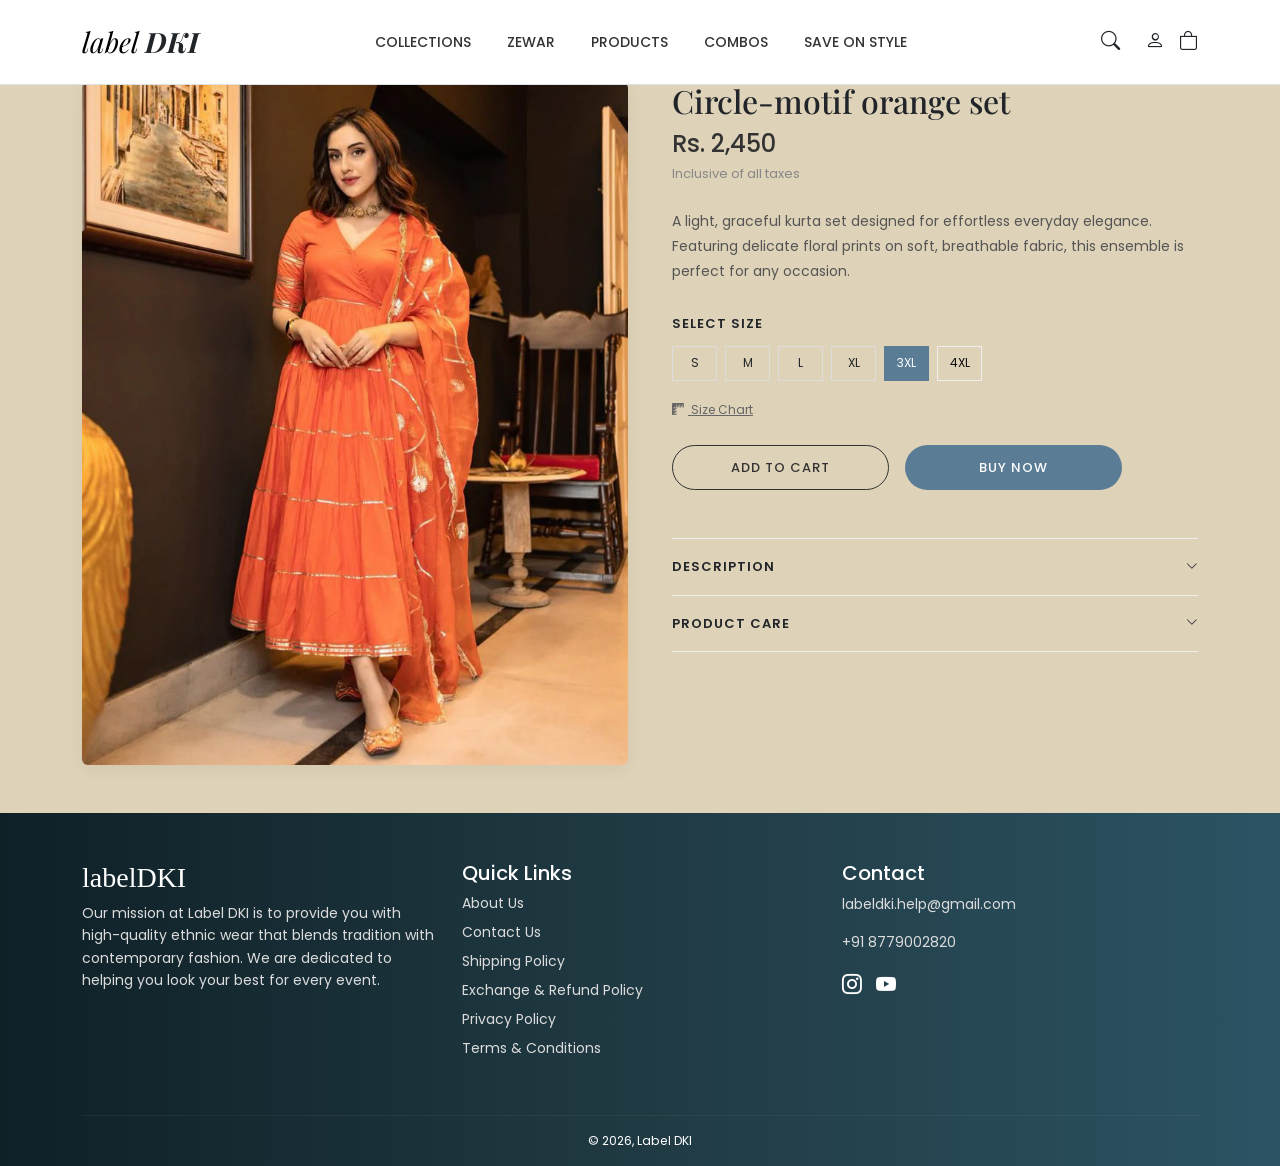
<file: cart.html>
<!DOCTYPE html>
<html lang="en">
<head>
    <meta charset="UTF-8">
    <meta name="viewport" content="width=device-width, initial-scale=1.0">
    <title>cart-label DKI</title>
    <link href="https://cdn.jsdelivr.net/npm/bootstrap@5.3.0/dist/css/bootstrap.min.css" rel="stylesheet">
    <link href="https://fonts.googleapis.com/css2?family=Playfair+Display:ital,wght@0,400;0,700;1,400&family=Poppins:wght@300;400;600&display=swap" rel="stylesheet">
    <link rel="stylesheet" href="https://cdn.jsdelivr.net/npm/bootstrap-icons@1.11.1/font/bootstrap-icons.css">
    <!-- Bootstrap CSS -->
    <link href="https://cdn.jsdelivr.net/npm/bootstrap@5.3.2/dist/css/bootstrap.min.css" rel="stylesheet"> 
    <link rel="stylesheet" href="index.css">


    <style>
        body {
            font-family: 'Poppins', sans-serif;
            background-color: #ded2b8;
        }

    
        .top-bar {
            background-color: #222;
            color: #fff;
            font-size: 12px;
            letter-spacing: 1px;
            padding: 8px 0;
        }

        
        .navbar-brand {
            font-family: 'Playfair Display', serif;
            font-size: 28px;
            font-style: italic;
        }

        .nav-link {
            font-size: 14px;
            text-transform: uppercase;
            font-weight: 500;
            color: #333 !important;
            margin: 0 10px;
        }
.icons-group i {
            font-size: 1.2rem;
            cursor: pointer;
            margin-left: 15px;
        }

/* Unique container styling */
.label-search-group {
    display: inline-flex;
    align-items: center;
    cursor: pointer;
    padding: 5px 10px;
    border-radius: 20px; /* Sides ko round karne ke liye */
    transition: all 0.4s ease;
}

/* Naya unique input jo ab ek proper box banega */
.label-search-input-new {
    width: 0;
    padding: 0;
    border: none;
    outline: none;
    background: #f4f4f4; /* Light grey background box ke liye */
    border-radius: 5px;  /* Corner thode round */
    transition: all 0.4s ease-in-out;
    opacity: 0;
    height: 35px; /* Box ki height */
}

/* Jab group par mouse cursor jaye (Hover) */
.label-search-group:hover .label-search-input-new {
    width: 220px; /* Box ki length */
    padding: 0 15px; /* Box ke andar text ki jagah */
    opacity: 1;
    border: 1px solid #ddd; /* Light border box ko define karne ke liye */
    background: #ffffff; /* Hover par white background */
    box-shadow: 0px 2px 5px rgba(0,0,0,0.1); /* Halka shadow premium look ke liye */
}

/* Icon ki position set karne ke liye */
.label-search-icon-trigger {
    display: flex;
    align-items: center;
    margin-left: 10px;
    font-size: 1.2rem;
}

</style>
</head>
<body>

    <div class="top-bar text-center">
        <div class="container d-flex justify-content-between align-items-center">
            <span class="d-none d-md-inline">📞 +91 00000 00000</span>
            <span>UNBOXING VIDEO REQUIRED FOR EXCHANGE/SUPPORT | labeldki.help@gmail.com</span>
            <span class="d-none d-md-inline">FREE SHIPPING AVAILABLE</span>
        </div>
    </div>

    <nav class="navbar navbar-expand-lg navbar-light bg-white border-bottom py-3">
        <div class="container">
            <a class="navbar-brand" href="index.html">label <span class="fw-bold text-dark">DKI</span></a>
            
            <button class="navbar-toggler" type="button" data-bs-toggle="collapse" data-bs-target="#mainNav">
                <span class="navbar-toggler-icon"></span>
            </button>

            <div class="collapse navbar-collapse" id="mainNav">
                <ul class="navbar-nav mx-auto">
                    <li class="nav-item"><a class="nav-link" href="collections.html">Collections</a></li>
                    <li class="nav-item"><a class="nav-link" href="zewar.html">Zewar</a></li>
                    <li class="nav-item"><a class="nav-link" href="products.html">Products</a></li>
                    <li class="nav-item"><a class="nav-link" href="combos.html">Combos</a></li>
                    <li class="nav-item"><a class="nav-link text-danger" href="save on style.html">Save on Style</a></li>
                </ul>
                <div class="icons-group d-flex align-items-center">
                    <div class="label-search-group">
                 <input type="text" class="label-search-input-new" placeholder="Search...">
                 <span class="label-search-icon-trigger">
                 <i class="bi bi-search"></i> 
                 </span>
                 </div>
                 <a href="login.html" style="text-decoration: none; color: inherit;">
                 <i class="bi bi-person"></i>
                 </a>
                 <a href="cart.html" style="text-decoration: none; color: inherit;">
    <i class="bi bi-bag"></i>
</a>   
                    
                </div>
            </div>
        </div>
    </nav>

<div class="container my-5">
    <div class="row g-4 align-items-start">
        
        <div class="col-md-6">
            <div class="product-image-container" style="position: sticky; top: 20px;">
                <img src="circle-motif orange.jpg" class="img-fluid rounded" alt="Label DKI Product" style="width: 100%; object-fit: cover; box-shadow: 0 5px 15px rgba(0,0,0,0.05);">
            </div>
        </div>

        <div class="col-md-6">
            <div class="product-info-wrapper" style="padding-left: 20px; font-family: 'Poppins', sans-serif;">
                
                <h2 style="font-family: 'Playfair Display', serif; font-style: regular; margin-bottom: 10px;">Circle-motif orange set</h2>
                <h4 style="font-weight: 500; color: #333; margin-bottom: 5px;">Rs. 2,450</h4>
                <p style="color: #888; font-size: 13px; margin-bottom: 25px;">Inclusive of all taxes</p>

                <p style="font-size: 14px; line-height: 1.8; color: #555; margin-bottom: 30px;">
                    A light, graceful kurta set designed for effortless everyday elegance. Featuring delicate floral prints on soft, breathable fabric, this ensemble is perfect for any occasion.
                </p>

                <div class="size-selector mb-4">
                    <p style="font-size: 13px; font-weight: 600; margin-bottom: 12px; letter-spacing: 1px;">SELECT SIZE</p>
                    <div class="d-flex flex-wrap gap-2 mb-3">
                        <span style="border: 1px solid #ddd; width: 45px; height: 35px; display: flex; align-items: center; justify-content: center; font-size: 12px; cursor: pointer;">S</span>
                        <span style="border: 1px solid #ddd; width: 45px; height: 35px; display: flex; align-items: center; justify-content: center; font-size: 12px; cursor: pointer;">M</span>
                        <span style="border: 1px solid #ddd; width: 45px; height: 35px; display: flex; align-items: center; justify-content: center; font-size: 12px; cursor: pointer;">L</span>
                        <span style="border: 1px solid #ddd; width: 45px; height: 35px; display: flex; align-items: center; justify-content: center; font-size: 12px; cursor: pointer;">XL</span>
                        <span style="background: #5a7d95; color: white; width: 45px; height: 35px; display: flex; align-items: center; justify-content: center; font-size: 12px; cursor: pointer;">3XL</span>
                        <span style="border: 1px solid #eee; width: 45px; height: 35px; display: flex; align-items: center; justify-content: center; font-size: 12px; color: #0f0e0e; cursor: not-allowed;">4XL</span>
                    </div>
                    <a href="#" style="font-size: 12px; color: #666; text-decoration: underline;"><i class="bi bi-rulers me-1"></i> Size Chart</a>
                </div>

                <div class="d-flex gap-3 mb-5" style="max-width: 450px;">
                    <a href="cart.html" class="btn" style="flex: 1; border: 1px solid #333; border-radius: 30px; padding: 12px; font-size: 13px; font-weight: 500; letter-spacing: 1px; color: #333; text-decoration: none; text-align: center; transition: 0.3s;">ADD TO CART</a>
                    <a href="checkout.html" class="btn" style="flex: 1; background: #5a7d95; color: white; border-radius: 30px; padding: 12px; font-size: 13px; font-weight: 500; letter-spacing: 1px; text-decoration: none; text-align: center; transition: 0.3s;">BUY NOW</a>
                </div>

                <div class="product-extra-info" style="border-top: 1px solid #eee;">
                    <div style="display: flex; justify-content: space-between; padding: 18px 0; border-bottom: 1px solid #eee; cursor: pointer;">
                        <span style="font-size: 13px; font-weight: 600; letter-spacing: 1px;">DESCRIPTION</span>
                        <i class="bi bi-chevron-down" style="font-size: 12px;"></i>
                    </div>
                    <div style="display: flex; justify-content: space-between; padding: 18px 0; border-bottom: 1px solid #eee; cursor: pointer;">
                        <span style="font-size: 13px; font-weight: 600; letter-spacing: 1px;">PRODUCT CARE</span>
                        <i class="bi bi-chevron-down" style="font-size: 12px;"></i>
                    </div>
                </div>

            </div>
        </div>
    </div>
</div>






















    <footer class="footer-section pt-5 pb-3">
    <div class="container">
        <div class="row">

            <!-- About -->
            <div class="col-md-4 mb-4">
                <h2 class="logo-text">labelDKI</h2>
                <p>
                    Our mission at Label DKI is to provide you with high-quality ethnic wear that blends
                    tradition with contemporary fashion. We are dedicated to helping you look your best
                    for every event.
                </p>
            </div>

            <!-- Quick Links -->
            <div class="col-md-4 mb-4">
                <h5>Quick Links</h5>
                <ul class="list-unstyled footer-links">
                    <li><a href="#">About Us</a></li>
                    <li><a href="#">Contact Us</a></li>
                    <li><a href="#">Shipping Policy</a></li>
                    <li><a href="#">Exchange & Refund Policy</a></li>
                    <li><a href="#">Privacy Policy</a></li>
                    <li><a href="#">Terms & Conditions</a></li>
                </ul>
            </div>

            <!-- Contact -->
            <div class="col-md-4 mb-4">
                <h5>Contact</h5>
                <p>labeldki.help@gmail.com</p>
                <p>+91 8779002820</p>

                <div class="social-icons">
                    <a href="#"><i class="bi bi-instagram"></i></a>
                    <a href="#"><i class="bi bi-youtube"></i></a>
                </div>
            </div>

        </div>

        <hr>

        <div class="text-center small">
            © 2026, Label DKI
        </div>

    </div>
</footer>








    <script src="https://cdn.jsdelivr.net/npm/bootstrap@5.3.0/dist/js/bootstrap.bundle.min.js"></script>
</body>
</html>
</file>
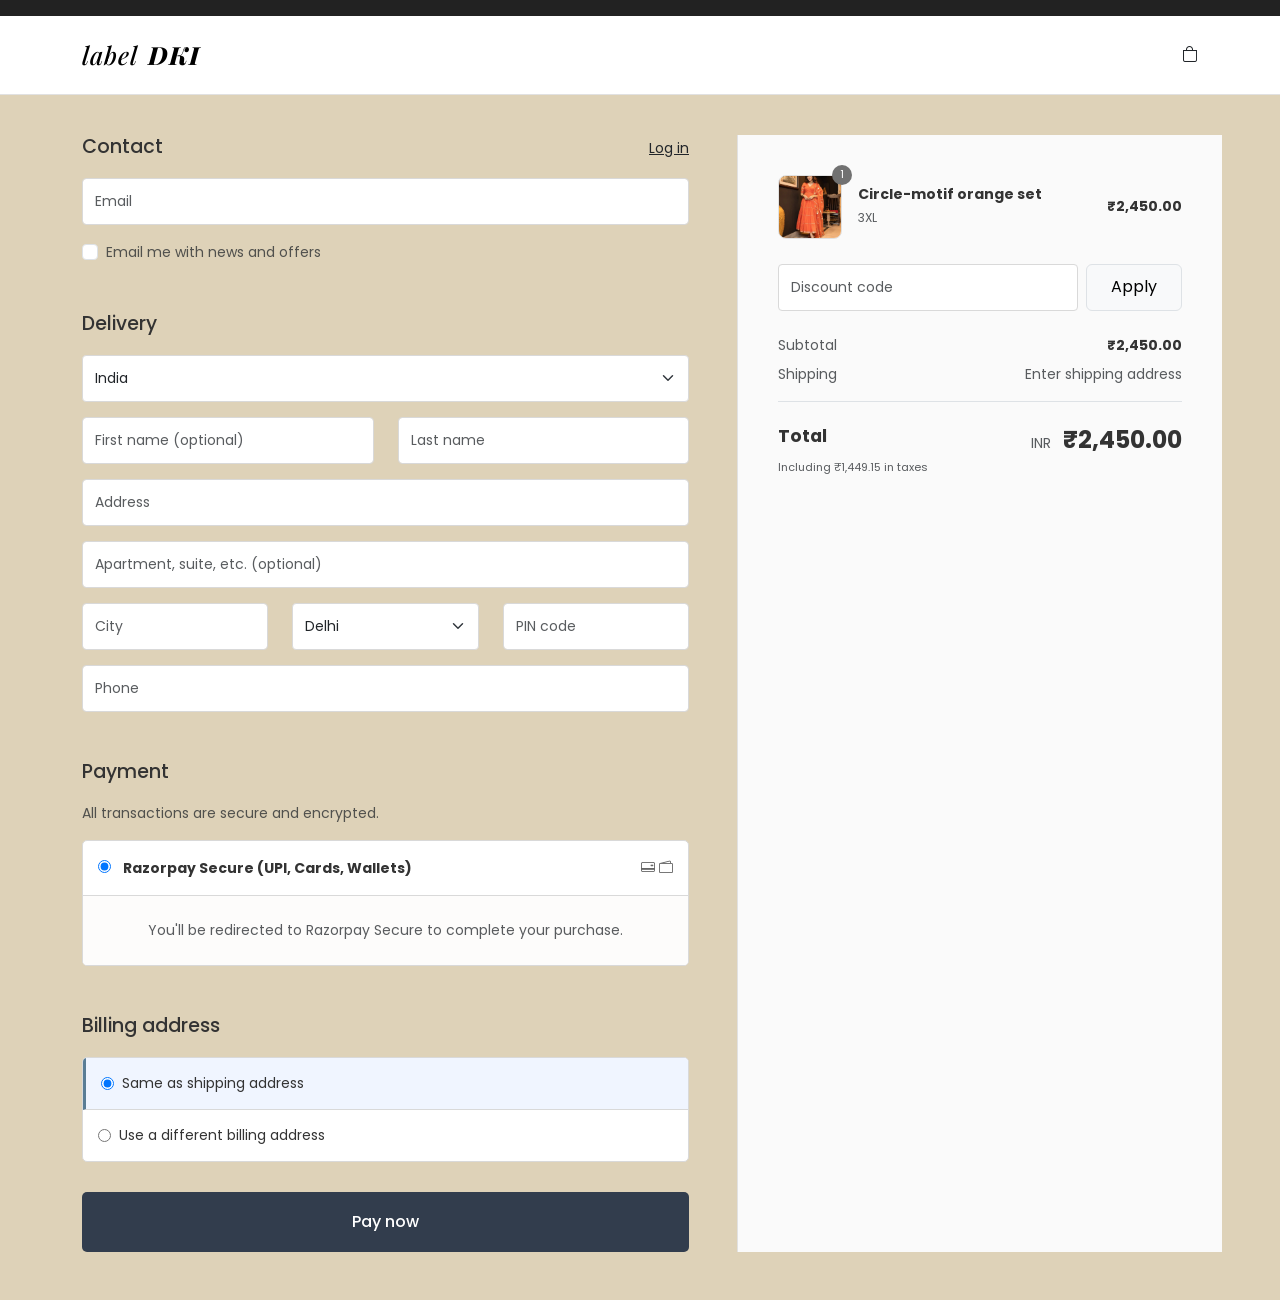
<file: checkout.html>
<!DOCTYPE html>
<html lang="en">
<head>
    <meta charset="UTF-8">
    <meta name="viewport" content="width=device-width, initial-scale=1.0">
    <title>Checkout - Label DKI</title>
    <link href="https://cdn.jsdelivr.net/npm/bootstrap@5.3.0/dist/css/bootstrap.min.css" rel="stylesheet">
    <link href="https://fonts.googleapis.com/css2?family=Playfair+Display:ital,wght@0,400;0,700;1,400&family=Poppins:wght@300;400;500&display=swap" rel="stylesheet">
    <link rel="stylesheet" href="https://cdn.jsdelivr.net/npm/bootstrap-icons@1.11.1/font/bootstrap-icons.css">

    <style>
        :root {
            /* Aapki website se milta julta color palette */
            --brand-dark: #323d4d; /* Dark color buttons ke liye */
            --bg-body:  #ded2b8;      /* Main content area background */
            --bg-off-white: #fdfcfb; /* Description/ Care section wala color */
            --bg-header-top: #222; /* Top-bar color (jahan phone number hai) */
            --bg-gray-box: #fafafa; /* Summary area color */
            --text-on-dark: #fff;
        }

        body { 
            font-family: 'Poppins', sans-serif; 
            background-color: var(--bg-body); 
            color: #333; 
            margin: 0; padding: 0;
        }

        /* 1. TOP HEADER (Phone/ Announcement) */
        .top-bar { 
            background-color: var(--bg-header-top); 
            color: var(--text-on-dark); 
            padding: 8px 0; 
            font-size: 12px; 
            letter-spacing: 1px;
        }
        .top-bar-content {
            display: flex;
            justify-content: center; /* Phone number ko beech mein lane ke liye */
            align-items: center;
        }
        .top-bar-item { margin: 0 15px; }

        /* 2. MAIN HEADER (Logo area) */
        .main-header { 
            padding: 20px 0; 
            border-bottom: 1px solid #e1e1e1; 
        }
        .navbar-brand { 
            font-family: 'Playfair Display', serif !important; 
            font-size: 25px !important; 
            font-style: italic !important;
            font-weight: 500 !important; 
            letter-spacing: 1px !important;
            color: #000; 
            text-decoration: none;
        }
        .brand-dki{
            font-weight: 800 !important; 
            margin-left: 4px;

        }

        /* Container & Spacing Setup */
        .main-wrapper { margin-top: 40px; }
        
        /* Form Styling */
        .section-title { 
            font-size: 1.2rem; 
            font-weight: 500; 
            margin-bottom: 20px; 
        }
        .form-control, .form-select { 
            border: 1px solid #d9d9d9; 
            padding: 12px; 
            font-size: 14px; 
            border-radius: 4px;
            margin-bottom: 15px;
        }
        .form-control:focus {
            border-color: var(--brand-dark);
            box-shadow: none;
        }

        /* Order Summary Side (Gray Box) */
        .summary-column {
            background-color: var(--bg-gray-box);
            border-left: 1px solid #e1e1e1;
            padding: 40px;
            min-height: 100vh;
        }
        .product-box { position: relative; margin-bottom: 25px; }
        .product-img { 
            width: 64px; height: 64px; 
            object-fit: cover; 
            border-radius: 8px; 
            border: 1px solid #e1e1e1; 
        }
        .count-badge {
            position: absolute; top: -10px; right: -10px;
            background: #717171; color: white;
            width: 20px; height: 20px;
            border-radius: 50%; font-size: 11px;
            display: flex; align-items: center; justify-content: center;
        }

        /* Payment & Shipping method box */
        .method-box {
            border: 1px solid #d9d9d9;
            border-radius: 5px;
            background: #fff;
            overflow: hidden;
        }
        .method-row {
            padding: 15px;
            display: flex;
            align-items: center;
            border-bottom: 1px solid #d9d9d9;
        }
        .method-row:last-child { border-bottom: none; }
        .active-row { background-color: #f0f5ff; border-left: 3px solid #5a7d95; } /* Billing highlighted box */

        .btn-pay-now {
            background-color: var(--brand-dark);
            color: white;
            width: 100%;
            padding: 18px;
            border-radius: 5px;
            font-weight: 500;
            border: none;
            margin-top: 30px;
            transition: 0.3s;
        }
        .btn-pay-now:hover { background-color: #1a2129; }
    </style>
</head>
<body>

    <div class="top-bar">
        <div class="container top-bar-content">
            
        </div>
    </div>

    <header class="main-header bg-white">
        <div class="container d-flex justify-content-between align-items-center">
            <a class="navbar-brand fst-italic" href="index.html">label <span class="brand-dki"> DKI</span></a>
            <a href="cart.html" class="text-dark"><i class="bi bi-bag"></i></a>
        </div>
    </header>

    <div class="container main-wrapper mb-5">
        <div class="row gx-5">
            
            <div class="col-lg-7 pe-lg-5">
                <div class="d-flex justify-content-between align-items-baseline">
                    <h5 class="section-title">Contact</h5>
                    <a href="login.html" class="text-dark small text-decoration-underline">Log in</a>
                </div>
                <input type="email" class="form-control" placeholder="Email">
                <div class="form-check mb-5">
                    <input type="checkbox" class="form-check-input" id="newsletter">
                    <label class="form-check-label small text-muted" for="newsletter">Email me with news and offers</label>
                </div>

                <h5 class="section-title">Delivery</h5>
                <select class="form-select">
                    <option>India</option>
                </select>
                <div class="row">
                    <div class="col-md-6"><input type="text" class="form-control" placeholder="First name (optional)"></div>
                    <div class="col-md-6"><input type="text" class="form-control" placeholder="Last name"></div>
                </div>
                <input type="text" class="form-control" placeholder="Address">
                <input type="text" class="form-control" placeholder="Apartment, suite, etc. (optional)">
                <div class="row">
                    <div class="col-md-4"><input type="text" class="form-control" placeholder="City"></div>
                    <div class="col-md-4"><select class="form-select"><option>Delhi</option></select></div>
                    <div class="col-md-4"><input type="text" class="form-control" placeholder="PIN code"></div>
                </div>
                <input type="text" class="form-control mb-5" placeholder="Phone">

                <h5 class="section-title">Payment</h5>
                <p class="text-muted small mb-3">All transactions are secure and encrypted.</p>
                <div class="method-box mb-5">
                    <div class="method-row d-flex justify-content-between align-items-center">
                        <div>
                            <input type="radio" checked class="me-2">
                            <span class="small fw-bold">Razorpay Secure (UPI, Cards, Wallets)</span>
                        </div>
                        <div class="payment-icons small opacity-75">
                            <i class="bi bi-credit-card-2-back"></i> <i class="bi bi-wallet2"></i>
                        </div>
                    </div>
                    <div class="p-4 text-center" style="background-color: var(--bg-off-white);">
                        <p class="small text-muted mb-0">You'll be redirected to Razorpay Secure to complete your purchase.</p>
                    </div>
                </div>

                <h5 class="section-title">Billing address</h5>
                <div class="method-box">
                    <div class="method-row active-row">
                        <input type="radio" name="billing" checked class="me-2">
                        <label class="small mb-0">Same as shipping address</label>
                    </div>
                    <div class="method-row">
                        <input type="radio" name="billing" class="me-2">
                        <label class="small mb-0">Use a different billing address</label>
                    </div>
                </div>

                <button class="btn-pay-now">Pay now</button>
            </div>

            <div class="col-lg-5 summary-column d-none d-lg-block">
                <div class="product-box d-flex align-items-center">
                    <div class="position-relative">
                        <img src="circle-motif orange.jpg" class="product-img" alt="Product">
                        <span class="count-badge">1</span>
                    </div>
                    <div class="ms-3 flex-grow-1">
                        <p class="mb-0 small fw-bold">Circle-motif orange set</p>
                        <span class="text-muted extra-small" style="font-size: 12px;">3XL</span>
                    </div>
                    <p class="mb-0 small fw-bold">₹2,450.00</p>
                </div>

                <div class="d-flex gap-2 my-4">
                    <input type="text" class="form-control mb-0" placeholder="Discount code">
                    <button class="btn btn-light border px-4 small">Apply</button>
                </div>

                <div class="d-flex justify-content-between mb-2 small">
                    <span class="text-muted">Subtotal</span>
                    <span class="fw-bold">₹2,450.00</span>
                </div>
                <div class="d-flex justify-content-between mb-2 small border-bottom pb-3">
                    <span class="text-muted">Shipping</span>
                    <span class="text-muted">Enter shipping address</span>
                </div>
                <div class="d-flex justify-content-between mt-4">
                    <h4 class="fw-bold" style="font-size: 1.1rem;">Total</h4>
                    <div class="text-end">
                        <span class="text-muted small me-2">INR</span>
                        <span class="h4 fw-bold">₹2,450.00</span>
                    </div>
                </div>
                <p class="text-muted mt-1" style="font-size: 11px;">Including ₹1,449.15 in taxes</p>
            </div>
        </div>
    </div>
</body>
</html>
</file>
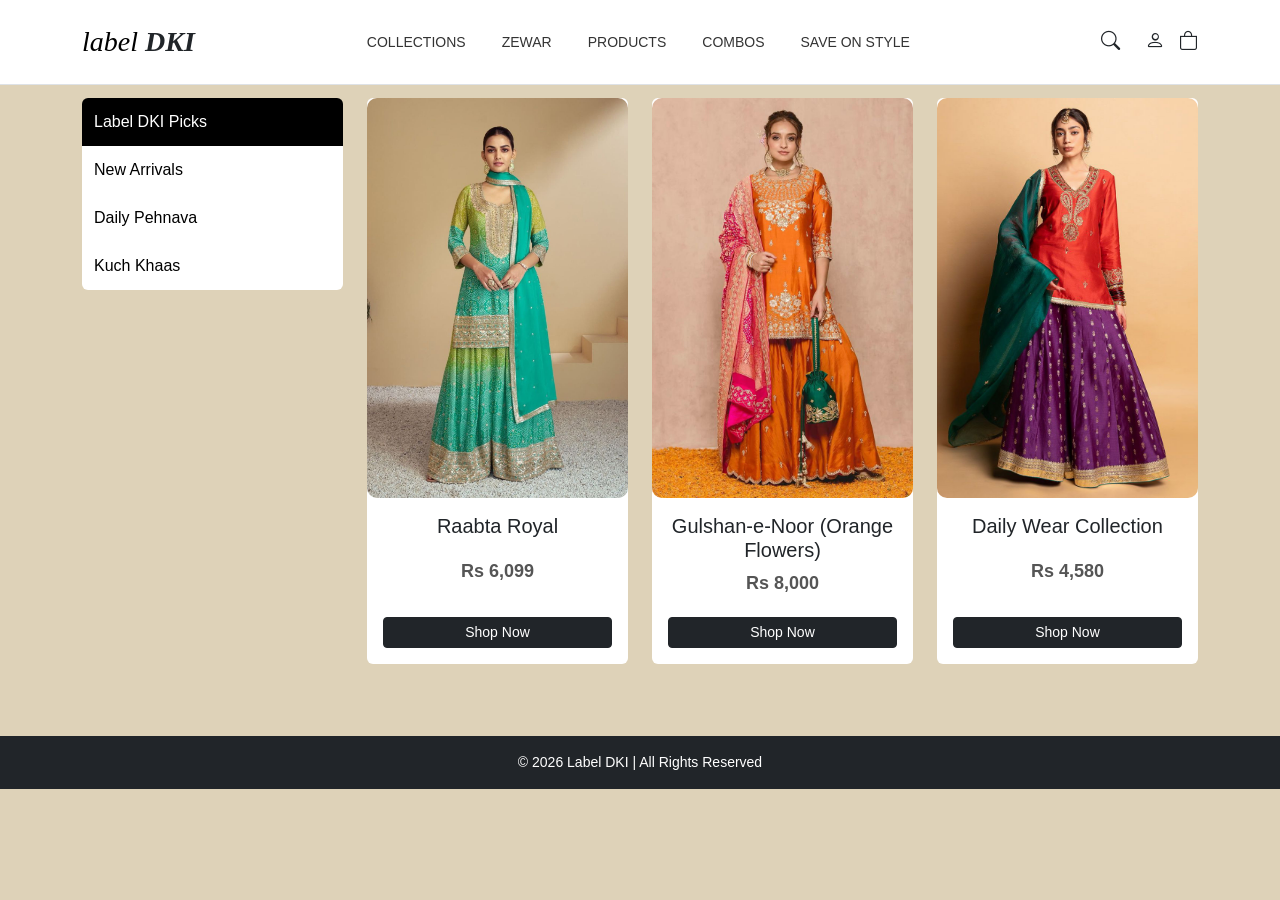
<file: collections.html>
<!DOCTYPE html>
<html lang="en">
<head>
<meta charset="UTF-8">
<meta name="viewport" content="width=device-width, initial-scale=1.0">
<title>Collections - Label DKI</title>

<!-- Bootstrap CSS -->
<link href="https://cdn.jsdelivr.net/npm/bootstrap@5.3.2/dist/css/bootstrap.min.css" rel="stylesheet">
<link rel="stylesheet" href="https://cdn.jsdelivr.net/npm/bootstrap-icons@1.11.1/font/bootstrap-icons.css">
<!-- Custom CSS -->
<link rel="stylesheet" href="index.css">
<style>
        body {
            font-family: 'Poppins', sans-serif;
            background-color:  #ded2b8;
        }

    
        .top-bar {
            background-color: #222;
            color: #fff;
            font-size: 12px;
            letter-spacing: 1px;
            padding: 8px 0;
        }

        
        .navbar-brand {
            font-family: 'Playfair Display', serif;
            font-size: 28px;
            font-style: italic;
        }

        .nav-link {
            font-size: 14px;
            text-transform: uppercase;
            font-weight: 500;
            color: #333 !important;
            margin: 0 10px;
        }
.icons-group i {
            font-size: 1.2rem;
            cursor: pointer;
            margin-left: 15px;
        }

/* Unique container styling */
.label-search-group {
    display: inline-flex;
    align-items: center;
    cursor: pointer;
    padding: 5px 10px;
    border-radius: 20px; /* Sides ko round karne ke liye */
    transition: all 0.4s ease;
}

/* Naya unique input jo ab ek proper box banega */
.label-search-input-new {
    width: 0;
    padding: 0;
    border: none;
    outline: none;
    background: #ebdab8; /* Light grey background box ke liye */
    border-radius: 5px;  /* Corner thode round */
    transition: all 0.4s ease-in-out;
    opacity: 0;
    height: 35px; /* Box ki height */
}

/* Jab group par mouse cursor jaye (Hover) */
.label-search-group:hover .label-search-input-new {
    width: 220px; /* Box ki length */
    padding: 0 15px; /* Box ke andar text ki jagah */
    opacity: 1;
    border: 1px solid #d2cfac; /* Light border box ko define karne ke liye */
    background: #ffffff; /* Hover par white background */
    box-shadow: 0px 2px 5px rgba(0,0,0,0.1); /* Halka shadow premium look ke liye */
}

/* Icon ki position set karne ke liye */
.label-search-icon-trigger {
    display: flex;
    align-items: center;
    margin-left: 10px;
    font-size: 1.2rem;
}

</style>
</head>
<body>

<!-- Navbar -->
<div class="top-bar text-center bg-dark">
        <div class="container d-flex justify-content-between align-items-center text-light ts ">
            <span class="d-none d-md-inline">📞 +91 00000 00000</span>
            <span>UNBOXING VIDEO REQUIRED FOR EXCHANGE/SUPPORT | labeldki.help@gmail.com</span>
            <span class="d-none d-md-inline">FREE SHIPPING AVAILABLE</span>
        </div>
    </div>

    <nav class="navbar navbar-expand-lg navbar-light bg-white border-bottom py-3">
        <div class="container">
            <a class="navbar-brand fst-italic" href="index.html">label <span class="fw-bold text-dark">DKI</span></a>
            
            <button class="navbar-toggler" type="button" data-bs-toggle="collapse" data-bs-target="#mainNav">
                <span class="navbar-toggler-icon"></span>
            </button>

            <div class="collapse navbar-collapse" id="mainNav">
                <ul class="navbar-nav mx-auto">
                    <li class="nav-item"><a class="nav-link" href="collections.html">Collections</a></li>
                    <li class="nav-item"><a class="nav-link" href="zewar.html">Zewar</a></li>
                    <li class="nav-item"><a class="nav-link" href="products.html">Products</a></li>
                    <li class="nav-item"><a class="nav-link" href="combos.html">Combos</a></li>
                    <li class="nav-item"><a class="nav-link text-danger" href="save on style.html">Save on Style</a></li>
                </ul>
                <div class="icons-group d-flex align-items-center">
                    <div class="label-search-group">
                 <input type="text" class="label-search-input-new" placeholder="Search...">
                 <span class="label-search-icon-trigger">
                 <i class="bi bi-search"></i> 
                 </span>
                 </div>
                 <a href="login.html" style="text-decoration: none; color: inherit;">
                 <i class="bi bi-person"></i>
                 </a>
                 <a href="cart.html" style="text-decoration: none; color: inherit;">
    <i class="bi bi-bag"></i>
</a>   
                    
                </div>
            </div>
        </div>
    </nav>


<!-- Collection Section -->
<section class="collections-section py-5">
<div class="container">
<div class="row">

<!-- Left Menu -->
<div class="col-md-3 mb-4">
<ul class="list-group category-menu1">
  <li class="list-group-item active">
    <a href="collections.html" style="color: white; text-decoration: none;">Label DKI Picks</a></li>
  <li class="list-group-item">
    <a href="New Arrivals.html"style="color: black; text-decoration: none;">New Arrivals</a></li>
  <li class="list-group-item">
    <a href="Daily pahnaw.html"style="color: black; text-decoration: none;">Daily Pehnava</a></li>
  <li class="list-group-item">
    <a href="Kuch Khaas.html"style="color: black; text-decoration: none;">Kuch Khaas</a></li>
</ul>
</div>

<!-- Right Products -->
<div class="col-md-9">
<div class="row g-4">

<!-- Product 1 -->
<div class="col-md-4 mb-4 d-flex">
<div class="card product-card1 w-100">
<img src="yellow-green.jpg" class="card-img-top" alt="">
<div class="card-body text-center">
<h5 class="card-title">Raabta Royal</h5>
<p class="price">Rs 6,099</p>
<a href="#" class="btn btn-dark btn-sm">Shop Now</a>
</div>
</div>
</div>

<!-- Product 2 -->
<div class="col-md-4 mb-4 d-flex">
<div class="card product-card1">
<img src="orange-pink.jpg" class="card-img-top" alt="">
<div class="card-body text-center">
<h5 class="card-title">Gulshan-e-Noor (Orange Flowers)</h5>
<p class="price">Rs 8,000</p>
<a href="#" class="btn btn-dark btn-sm">Shop Now</a>
</div>
</div>
</div>

<!-- Product 3 -->
<div class="col-md-4 mb-4 d-flex">
<div class="card product-card1">
<img src="orange-green-purple.jpg" class="card-img-top " alt="">
<div class="card-body text-center">
<h5 class="card-title">Daily Wear Collection</h5>
<p class="price">Rs 4,580</p>
<a href="#" class="btn btn-dark btn-sm">Shop Now</a>
</div>
</div>
</div>

<!-- Product 4 -->


</div>
</div>
</div>
</div>

</div>
</div>

</div>
</div>
</section>


<!-- Footer -->
<footer class="bg-dark text-white text-center py-3">
<p class="mb-0">© 2026 Label DKI | All Rights Reserved</p>
</footer>


<!-- Bootstrap JS -->
<script src="https://cdn.jsdelivr.net/npm/bootstrap@5.3.2/dist/js/bootstrap.bundle.min.js"></script>

</body>
</html>
</file>
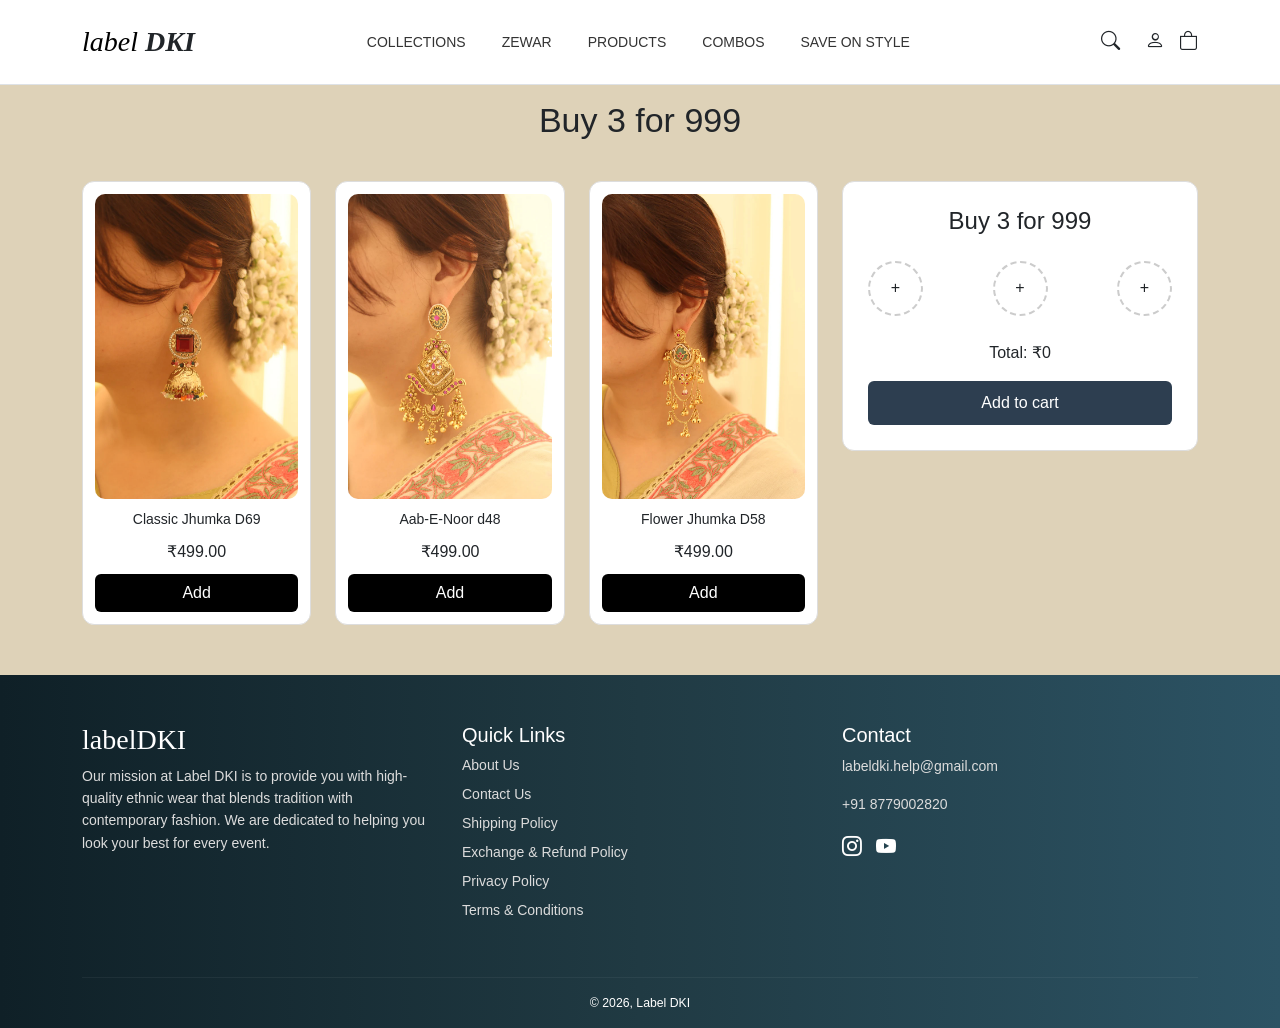
<file: combos.html>
<!DOCTYPE html>
<html lang="en">
<head>
<meta charset="UTF-8">
<meta name="viewport" content="width=device-width, initial-scale=1.0">
<title>combos - Label DKI</title>
<!-- Bootstrap CSS -->
<link href="https://cdn.jsdelivr.net/npm/bootstrap@5.3.2/dist/css/bootstrap.min.css" rel="stylesheet">
<link rel="stylesheet" href="https://cdn.jsdelivr.net/npm/bootstrap-icons@1.11.1/font/bootstrap-icons.css">
<!-- Custom CSS -->
<link rel="stylesheet" href="index.css">
<style>
   body {
            font-family: 'Poppins', sans-serif;
            background-color: #ded2b8;
        }

    
        .top-bar {
            background-color: #222;
            color: #fff;
            font-size: 12px;
            letter-spacing: 1px;
            padding: 8px 0;
        }

        
        .navbar-brand {
            font-family: 'Playfair Display', serif;
            font-size: 28px;
            font-style: italic;
        }

        .nav-link {
            font-size: 14px;
            text-transform: uppercase;
            font-weight: 500;
            color: #333 !important;
            margin: 0 10px;
        }
.icons-group i {
            font-size: 1.2rem;
            cursor: pointer;
            margin-left: 15px;
        }

/* Unique container styling */
.label-search-group {
    display: inline-flex;
    align-items: center;
    cursor: pointer;
    padding: 5px 10px;
    border-radius: 20px; /* Sides ko round karne ke liye */
    transition: all 0.4s ease;
}

/* Naya unique input jo ab ek proper box banega */
.label-search-input-new {
    width: 0;
    padding: 0;
    border: none;
    outline: none;
    background: #ebdab8; /* Light grey background box ke liye */
    border-radius: 5px;  /* Corner thode round */
    transition: all 0.4s ease-in-out;
    opacity: 0;
    height: 35px; /* Box ki height */
}

/* Jab group par mouse cursor jaye (Hover) */
.label-search-group:hover .label-search-input-new {
    width: 220px; /* Box ki length */
    padding: 0 15px; /* Box ke andar text ki jagah */
    opacity: 1;
    border: 1px solid #d2cfac; /* Light border box ko define karne ke liye */
    background: #ffffff; /* Hover par white background */
    box-shadow: 0px 2px 5px rgba(0,0,0,0.1); /* Halka shadow premium look ke liye */
}

/* Icon ki position set karne ke liye */
.label-search-icon-trigger {
    display: flex;
    align-items: center;
    margin-left: 10px;
    font-size: 1.2rem;
}  
</style>
</head>
<body>

<!-- Navbar -->
<div class="top-bar text-center bg-dark">
        <div class="container d-flex justify-content-between align-items-center text-light ts ">
            <span class="d-none d-md-inline">📞 +91 00000 00000</span>
            <span>UNBOXING VIDEO REQUIRED FOR EXCHANGE/SUPPORT | labeldki.help@gmail.com</span>
            <span class="d-none d-md-inline">FREE SHIPPING AVAILABLE</span>
        </div>
    </div>

    <nav class="navbar navbar-expand-lg navbar-light bg-white border-bottom py-3">
        <div class="container">
            <a class="navbar-brand fst-italic" href="index.html">label <span class="fw-bold text-dark">DKI</span></a>
            
            <button class="navbar-toggler" type="button" data-bs-toggle="collapse" data-bs-target="#mainNav">
                <span class="navbar-toggler-icon"></span>
            </button>

            <div class="collapse navbar-collapse" id="mainNav">
                <ul class="navbar-nav mx-auto">
                    <li class="nav-item"><a class="nav-link" href="collections.html">Collections</a></li>
                    <li class="nav-item"><a class="nav-link" href="zewar.html">Zewar</a></li>
                    <li class="nav-item"><a class="nav-link" href="products.html">Products</a></li>
                    <li class="nav-item"><a class="nav-link" href="combos.html">Combos</a></li>
                    <li class="nav-item"><a class="nav-link text-danger" href="save on style.html">Save on Style</a></li>
                </ul>
                <div class="icons-group d-flex align-items-center">
                    <div class="label-search-group">
                 <input type="text" class="label-search-input-new" placeholder="Search...">
                 <span class="label-search-icon-trigger">
                 <i class="bi bi-search"></i> 
                 </span>
                 </div>
                 <a href="login.html" style="text-decoration: none; color: inherit;">
                 <i class="bi bi-person"></i>
                 </a>
                 <a href="cart.html" style="text-decoration: none; color: inherit;">
    <i class="bi bi-bag"></i>
</a>   
                    
                </div> 
            </div>
        </div>
    </nav>


<section style="padding:50px 20px; text-align:center;">
  <h2 style="font-size:34px; margin-bottom:40px;">Buy 3 for 999</h2>

  <div class="container">
    <div class="row g-4 justify-content-center">

      <!-- LEFT PRODUCTS -->
      <div class="col-lg-8">
        <div class="row g-4">

          <!-- CARD 1 -->
          <div class="col-md-4 col-6">
            <div style="background:#fff; border-radius:12px; padding:12px; border:1px solid #ddd;">
              <img src="zewar12.jpg" style="width:100%; border-radius:10px;">
              <p style="font-size:14px; margin:10px 0;">Classic Jhumka D69</p>
              <span style="display:block; margin-bottom:10px;">₹499.00</span>
              <button onclick="addItem()" style="width:100%; padding:7px; background:#000; color:#fff; border:none; border-radius:6px;">
                Add
              </button>
            </div>
          </div>

          <!-- CARD 2 -->
          <div class="col-md-4 col-6">
            <div style="background:#fff; border-radius:12px; padding:12px; border:1px solid #ddd;">
              <img src="zewar13.jpg" style="width:100%; border-radius:10px;">
              <p style="font-size:14px; margin:10px 0;">Aab-E-Noor d48</p>
              <span style="display:block; margin-bottom:10px;">₹499.00</span>
              <button onclick="addItem()" style="width:100%; padding:7px; background:#000; color:#fff; border:none; border-radius:6px;">
                Add
              </button>
            </div>
          </div>

          <!-- CARD 3 -->
          <div class="col-md-4 col-6">
            <div style="background:#fff; border-radius:12px; padding:12px; border:1px solid #ddd;">
              <img src="zewar15.jpg" style="width:100%; border-radius:10px;">
              <p style="font-size:14px; margin:10px 0;">Flower Jhumka D58</p>
              <span style="display:block; margin-bottom:10px;">₹499.00</span>
              <button onclick="addItem()" style="width:100%; padding:7px; background:#000; color:#fff; border:none; border-radius:6px;">
                Add
              </button>
            </div>
          </div>

        </div>
      </div>





      

      <!-- RIGHT BOX -->
      <div class="col-lg-4 col-md-6">
        <div style="background:#fff; border-radius:12px; padding:25px; border:1px solid #ddd;">
          <h4>Buy 3 for 999</h4>

          <div style="display:flex; justify-content:space-between; margin:25px 0;">
            <div id="c1" style="width:55px; height:55px; border:2px dashed #ccc; border-radius:50%; display:flex; align-items:center; justify-content:center;">+</div>
            <div id="c2" style="width:55px; height:55px; border:2px dashed #ccc; border-radius:50%; display:flex; align-items:center; justify-content:center;">+</div>
            <div id="c3" style="width:55px; height:55px; border:2px dashed #ccc; border-radius:50%; display:flex; align-items:center; justify-content:center;">+</div>
          </div>

          <p id="total">Total: ₹0</p>

          <button style="width:100%; padding:10px; background:#2d3e50; color:#fff; border:none; border-radius:6px;">
            Add to cart
          </button>
        </div>
      </div>





    </div>  
  </div>
</section>
<footer class="footer-section pt-5 pb-3">
    <div class="container">
        <div class="row">

            <!-- About -->
            <div class="col-md-4 mb-4">
                <h2 class="logo-text">labelDKI</h2>
                <p>
                    Our mission at Label DKI is to provide you with high-quality ethnic wear that blends
                    tradition with contemporary fashion. We are dedicated to helping you look your best
                    for every event.
                </p>
            </div>

            <!-- Quick Links -->
            <div class="col-md-4 mb-4">
                <h5>Quick Links</h5>
                <ul class="list-unstyled footer-links">
                    <li><a href="#">About Us</a></li>
                    <li><a href="#">Contact Us</a></li>
                    <li><a href="#">Shipping Policy</a></li>
                    <li><a href="#">Exchange & Refund Policy</a></li>
                    <li><a href="#">Privacy Policy</a></li>
                    <li><a href="#">Terms & Conditions</a></li>
                </ul>
            </div>

            <!-- Contact -->
            <div class="col-md-4 mb-4">
                <h5>Contact</h5>
                <p>labeldki.help@gmail.com</p>
                <p>+91 8779002820</p>

                <div class="social-icons">
                    <a href="#"><i class="bi bi-instagram"></i></a>
                    <a href="#"><i class="bi bi-youtube"></i></a>
                </div>
            </div>

        </div>

        <hr>

        <div class="text-center small">
            © 2026, Label DKI
        </div>

    </div>
</footer>






<!-- Bootstrap JS -->
<script src="https://cdn.jsdelivr.net/npm/bootstrap@5.3.2/dist/js/bootstrap.bundle.min.js"></script>


</body>
</html>
</file>
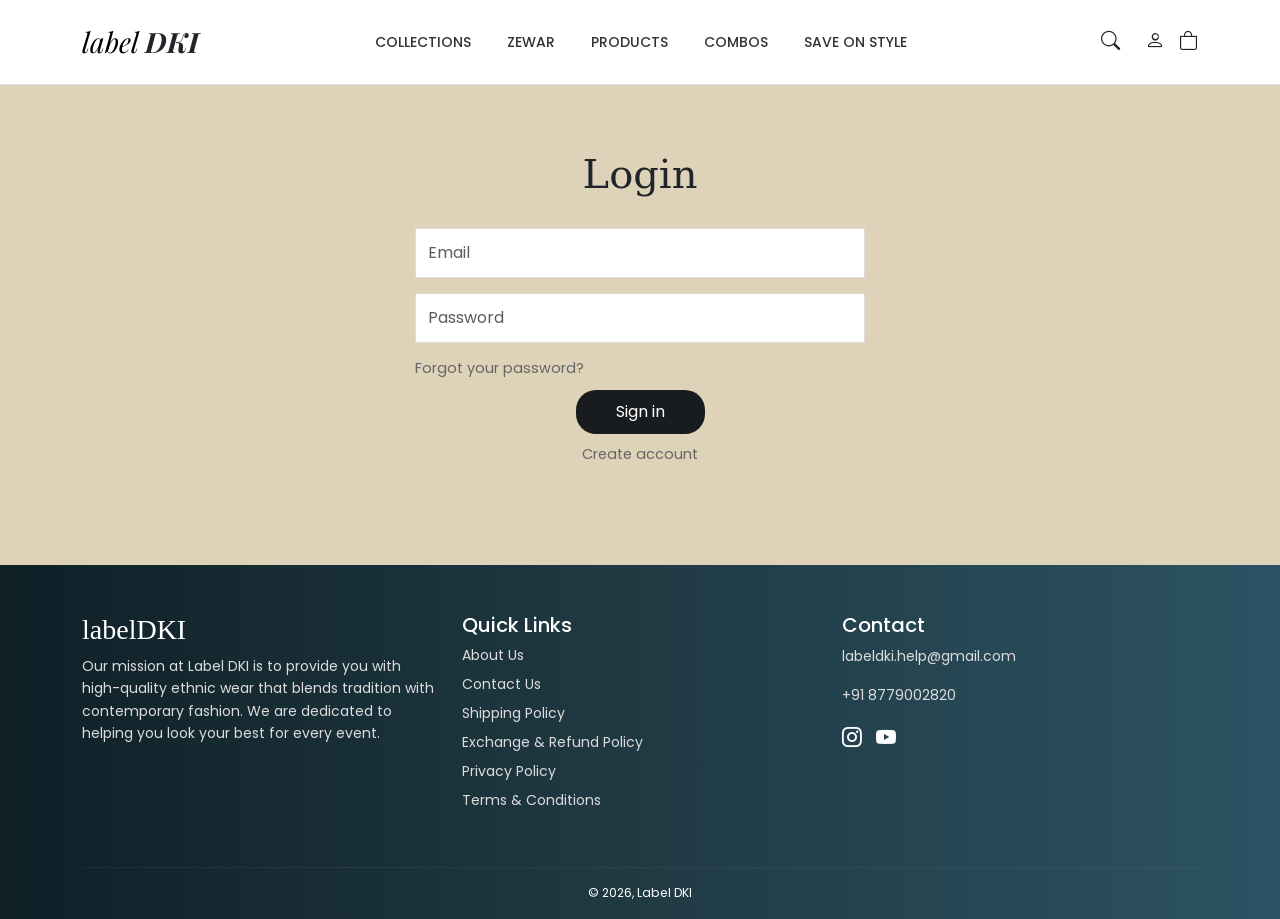
<file: login.html>
<!DOCTYPE html>
<html lang="en">
<head>
    <meta charset="UTF-8">
    <meta name="viewport" content="width=device-width, initial-scale=1.0">
    <title>Login - Label DKI</title>
    <link href="https://cdn.jsdelivr.net/npm/bootstrap@5.3.0/dist/css/bootstrap.min.css" rel="stylesheet">
    
    <link href="https://fonts.googleapis.com/css2?family=Playfair+Display:ital,wght@0,400;0,700;1,400&family=Poppins:wght@300;400;600&display=swap" rel="stylesheet">
    <link rel="stylesheet" href="https://cdn.jsdelivr.net/npm/bootstrap-icons@1.11.1/font/bootstrap-icons.css">
    <link rel="stylesheet" href="index.css">
    <style>
        body {
            font-family: 'Poppins', sans-serif;
            background-color: #ded2b8;
        }

    
        .top-bar {
            background-color: #222;
            color: #fff;
            font-size: 12px;
            letter-spacing: 1px;
            padding: 8px 0;
        }

        
        .navbar-brand {
            font-family: 'Playfair Display', serif;
            font-size: 28px;
            font-style: italic;
        }

        .nav-link {
            font-size: 14px;
            text-transform: uppercase;
            font-weight: 500;
            color: #333 !important;
            margin: 0 10px;
        }
        .login-container {
            max-width: 450px;
            margin: 100px auto; /* Page ke center mein lane ke liye */
            text-align: center;
        }
        .login-title {
            font-family: 'Serif', serif;
            font-size: 2.5rem;
            margin-bottom: 30px;
        }
        .form-control {
            border-radius: 0; /* Square look ke liye */
            padding: 12px;
            margin-bottom: 15px;
            border: 1px solid #ddd;
        }
        .btn-sign-in {
            background-color: #181c1e; 
            color: white;
            border-radius: 20px;
            padding: 10px 40px;
            border: none;
            margin-top: 10px;
        }
        .login-links {
            font-size: 0.9rem;
            color: #666;
            text-decoration: none;
            display: block;
            margin-top: 10px;
        }
        
        label-search-group {
    display: inline-flex;
    align-items: center;
    cursor: pointer;
    padding: 5px 10px;
    border-radius: 20px; /* Sides ko round karne ke liye */
    transition: all 0.4s ease;
}

/* Naya unique input jo ab ek proper box banega */
.label-search-input-new {
    width: 0;
    padding: 0;
    border: none;
    outline: none;
    background: #f4f4f4; /* Light grey background box ke liye */
    border-radius: 5px;  /* Corner thode round */
    transition: all 0.4s ease-in-out;
    opacity: 0;
    height: 35px; /* Box ki height */
}

/* Jab group par mouse cursor jaye (Hover) */
.label-search-group:hover .label-search-input-new {
    width: 220px; /* Box ki length */
    padding: 0 15px; /* Box ke andar text ki jagah */
    opacity: 1;
    border: 1px solid #ddd; /* Light border box ko define karne ke liye */
    background: #ffffff; /* Hover par white background */
    box-shadow: 0px 2px 5px rgba(0,0,0,0.1); /* Halka shadow premium look ke liye */
}

/* Icon ki position set karne ke liye */
.label-search-icon-trigger {
    display: flex;
    align-items: center;
    margin-left: 10px;
    font-size: 1.2rem;
}



.top-bar {
            background-color: #222;
            color: #fff;
            font-size: 12px;
            letter-spacing: 1px;
            padding: 8px 0;
        }

        
        .navbar-brand {
            font-family: 'Playfair Display', serif;
            font-size: 28px;
            font-style: italic;
        }

        .nav-link {
            font-size: 14px;
            text-transform: uppercase;
            font-weight: 500;
            color: #333 !important;
            margin: 0 10px;
        }
.icons-group i {
            font-size: 1.2rem;
            cursor: pointer;
            margin-left: 15px;
        }

/* Unique container styling */
.label-search-group {
    display: inline-flex;
    align-items: center;
    cursor: pointer;
    padding: 5px 10px;
    border-radius: 20px; /* Sides ko round karne ke liye */
    transition: all 0.4s ease;
}

/* Naya unique input jo ab ek proper box banega */
.label-search-input-new {
    width: 0;
    padding: 0;
    border: none;
    outline: none;
    background: #ebdab8; /* Light grey background box ke liye */
    border-radius: 5px;  /* Corner thode round */
    transition: all 0.4s ease-in-out;
    opacity: 0;
    height: 35px; /* Box ki height */
}

/* Jab group par mouse cursor jaye (Hover) */
.label-search-group:hover .label-search-input-new {
    width: 220px; /* Box ki length */
    padding: 0 15px; /* Box ke andar text ki jagah */
    opacity: 1;
    border: 1px solid #d2cfac; /* Light border box ko define karne ke liye */
    background: #ffffff; /* Hover par white background */
    box-shadow: 0px 2px 5px rgba(0,0,0,0.1); /* Halka shadow premium look ke liye */
}

/* Icon ki position set karne ke liye */
.label-search-icon-trigger {
    display: flex;
    align-items: center;
    margin-left: 10px;
    font-size: 1.2rem;
} 
    </style>
</head>
<body>
    <div class="top-bar text-center bg-dark">
        <div class="container d-flex justify-content-between align-items-center text-light ts ">
            <span class="d-none d-md-inline">📞 +91 00000 00000</span>
            <span>UNBOXING VIDEO REQUIRED FOR EXCHANGE/SUPPORT | labeldki.help@gmail.com</span>
            <span class="d-none d-md-inline">FREE SHIPPING AVAILABLE</span>
        </div>
    </div>

    <nav class="navbar navbar-expand-lg navbar-light bg-white border-bottom py-3">
        <div class="container">
            <a class="navbar-brand fst-italic" href="index.html">label <span class="fw-bold text-dark">DKI</span></a>
            
            <button class="navbar-toggler" type="button" data-bs-toggle="collapse" data-bs-target="#mainNav">
                <span class="navbar-toggler-icon"></span>
            </button>

            <div class="collapse navbar-collapse" id="mainNav">
                <ul class="navbar-nav mx-auto">
                    <li class="nav-item"><a class="nav-link" href="collections.html">Collections</a></li>
                    <li class="nav-item"><a class="nav-link" href="zewar.html">Zewar</a></li>
                    <li class="nav-item"><a class="nav-link" href="products.html">Products</a></li>
                    <li class="nav-item"><a class="nav-link" href="combos.html">Combos</a></li>
                    <li class="nav-item"><a class="nav-link text-danger" href="save on style.html">Save on Style</a></li>
                </ul>
                <div class="icons-group d-flex align-items-center">
                    <div class="label-search-group">
                 <input type="text" class="label-search-input-new" placeholder="Search...">
                 <span class="label-search-icon-trigger">
                 <i class="bi bi-search"></i> 
                 </span>
                 </div>
                 <a href="login.html" style="text-decoration: none; color: inherit;">
                 <i class="bi bi-person"></i>
                 </a>
                 <a href="cart.html" style="text-decoration: none; color: inherit;">
    <i class="bi bi-bag"></i>
</a>   
                    
                </div> 
            </div>
        </div>
    </nav>

    <div class="container">
        <div class="login-container">
            <h1 class="login-title">Login</h1>
            
            <form>
                <input type="email" class="form-control" placeholder="Email">
                <input type="password" class="form-control" placeholder="Password">
                
                <a href="#" class="login-links text-start">Forgot your password?</a>
                
                <button type="submit" class="btn-sign-in">Sign in</button>
                
                <a href="#" class="login-links">Create account</a>
            </form>
        </div>
    </div>

<footer class="footer-section pt-5 pb-3">
    <div class="container">
        <div class="row">

            <!-- About -->
            <div class="col-md-4 mb-4">
                <h2 class="logo-text">labelDKI</h2>
                <p>
                    Our mission at Label DKI is to provide you with high-quality ethnic wear that blends
                    tradition with contemporary fashion. We are dedicated to helping you look your best
                    for every event.
                </p>
            </div>

            <!-- Quick Links -->
            <div class="col-md-4 mb-4">
                <h5>Quick Links</h5>
                <ul class="list-unstyled footer-links">
                    <li><a href="#">About Us</a></li>
                    <li><a href="#">Contact Us</a></li>
                    <li><a href="#">Shipping Policy</a></li>
                    <li><a href="#">Exchange & Refund Policy</a></li>
                    <li><a href="#">Privacy Policy</a></li>
                    <li><a href="#">Terms & Conditions</a></li>
                </ul>
            </div>

            <!-- Contact -->
            <div class="col-md-4 mb-4">
                <h5>Contact</h5>
                <p>labeldki.help@gmail.com</p>
                <p>+91 8779002820</p>

                <div class="social-icons">
                    <a href="#"><i class="bi bi-instagram"></i></a>
                    <a href="#"><i class="bi bi-youtube"></i></a>
                </div>
            </div>

        </div>

        <hr>

        <div class="text-center small">
            © 2026, Label DKI
        </div>

    </div>
</footer>



<script src="https://cdn.jsdelivr.net/npm/bootstrap@5.3.0/dist/js/bootstrap.bundle.min.js"></script>
</body>
</html>
</file>
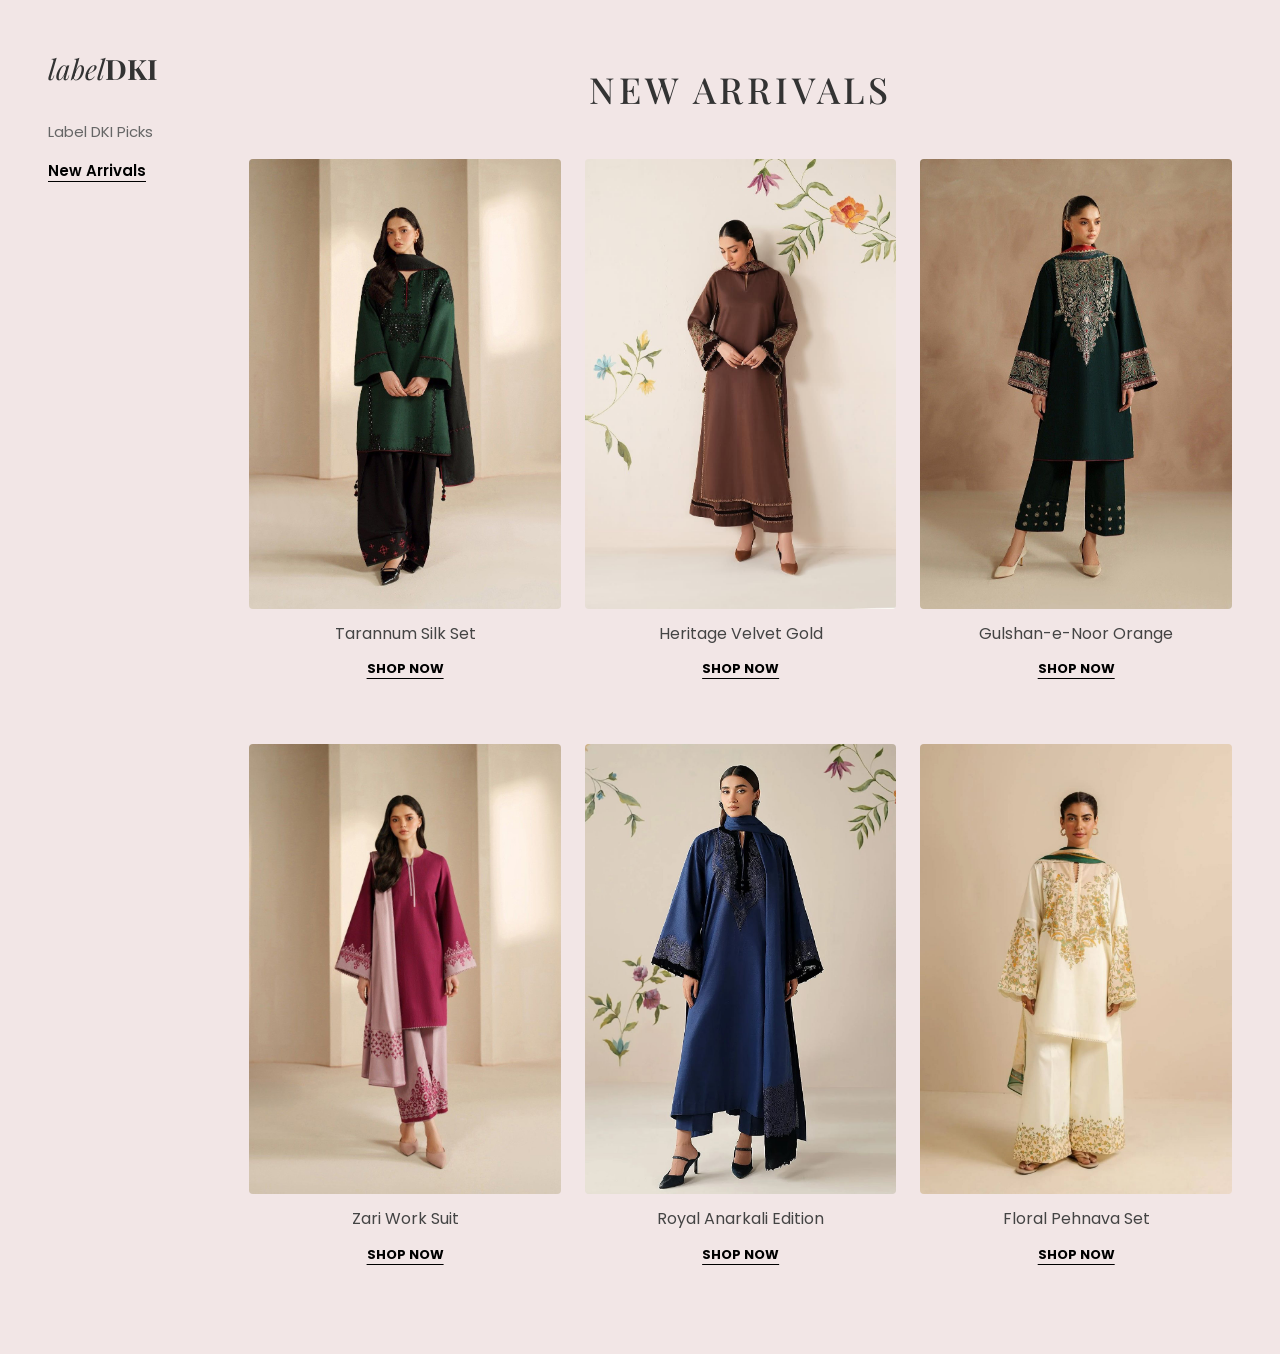
<file: New Arrivals.html>
<!DOCTYPE html>
<html lang="en">
<head>
    <meta charset="UTF-8">
    <meta name="viewport" content="width=device-width, initial-scale=1.0">
    <title>New Arrivals - Label DKI</title>
    
    <link href="https://cdn.jsdelivr.net/npm/bootstrap@5.3.2/dist/css/bootstrap.min.css" rel="stylesheet">
    
    <link href="https://fonts.googleapis.com/css2?family=Playfair+Display:ital,wght@0,700;1,400&family=Poppins:wght@300;400;600&display=swap" rel="stylesheet">

    <style>
        body {
            font-family: 'Poppins', sans-serif;
            background-color: #f2e6e6;
            color: #333;
        }

        /* Sidebar Styling */
        .sidebar-brand {
            font-family: 'Playfair Display', serif;
            font-size: 28px;
            margin-bottom: 30px;
        }
        .sidebar-brand span {
            font-weight: bold;
            font-style: normal;
        }
        .category-list {
            list-style: none;
            padding: 0;
        }
        .category-list li {
            margin-bottom: 15px;
        }
        .category-list a {
            text-decoration: none;
            color: #666;
            font-size: 15px;
            transition: 0.3s;
        }
        .category-list a:hover, .category-list a.active {
            color: #000;
            font-weight: 600;
            border-bottom: 1px solid #000;
        }

        /* Main Content Styling */
        .section-title {
            font-family: 'Playfair Display', serif;
            font-size: 36px;
            text-transform: uppercase;
            letter-spacing: 4px;
            margin-top: 20px;
        }
        .title-underline {
            width: 50px;
            height: 2px;
            background-color: #000;
            margin: 15px auto 50px;
        }

        /* Product Card Styling */
        .product-card3 {
            border: none;
            background: none;
            margin-bottom: 40px;
        }
        .product-card3 img {
            width: 100%;
            height: 450px; /* Sabhi images ki height barabar rakhne ke liye */
            object-fit: cover;
            border-radius: 4px;
            transition: transform 0.5s ease;
        }
        .product-card3 img:hover {
            transform: scale(1.02);
        }
        .product-name {
            font-size: 16px;
            margin-top: 15px;
            font-weight: 400;
            color: #444;
        }
        .shop-now-btn {
            font-size: 13px;
            font-weight: bold;
            color: #000;
            text-decoration: underline;
            text-underline-offset: 5px;
            text-transform: uppercase;
            display: inline-block;
            margin-top: 8px;
        }
    </style>
</head>
<body>

<div class="container-fluid px-5 my-5">
    <div class="row">
        
        <div class="col-md-2">
            <div class="sidebar-brand">
                <i>label</i><span>DKI</span>
            </div>
            <ul class="category-list">
                <li><a href="collections.html">Label DKI Picks</a></li>
                <li><a href="new-arrivals.html" class="active">New Arrivals</a></li>
                
            </ul>
        </div>

        <div class="col-md-10">
            
            <div class="text-center">
                <h1 class="section-title">New Arrivals</h1>
                <div class="title-none-underline  mb-5"></div>
            </div>

            <div class="row g-4">
                
                <div class="col-md-4 text-center">
                    <div class="product-card3">
                        <img src="black-green-red  daily-wear.jpg" alt="Arrival 1">
                        <h5 class="product-name">Tarannum Silk Set</h5>
                        <a href="#" class="shop-now-btn">Shop Now</a>
                    </div>
                </div>

                <div class="col-md-4 text-center">
                    <div class="product-card3">
                        <img src="brown-suit daily-wear.jpg" alt="Arrival 2">
                        <h5 class="product-name">Heritage Velvet Gold</h5>
                        <a href="#" class="shop-now-btn">Shop Now</a>
                    </div>
                </div>

                <div class="col-md-4 text-center">
                    <div class="product-card3">
                        <img src="dark-green daily wear.jpg" alt="Arrival 3">
                        <h5 class="product-name">Gulshan-e-Noor Orange</h5>
                        <a href="#" class="shop-now-btn">Shop Now</a>
                    </div>
                </div>

                <div class="col-md-4 text-center">
                    <div class="product-card3">
                        <img src="pink-peach.jpg" alt="Arrival 4">
                        <h5 class="product-name">Zari Work Suit</h5>
                        <a href="#" class="shop-now-btn">Shop Now</a>
                    </div>
                </div>

                <div class="col-md-4 text-center">
                    <div class="product-card3">
                        <img src="plain-navy-blue.jpg" alt="Arrival 5">
                        <h5 class="product-name">Royal Anarkali Edition</h5>
                        <a href="#" class="shop-now-btn">Shop Now</a>
                    </div>
                </div>

                <div class="col-md-4 text-center">
                    <div class="product-card3">       
                        <img src="green-white.jpg" alt="Arrival 6">
                        <h5 class="product-name">Floral Pehnava Set</h5>
                        <a href="#" class="shop-now-btn">Shop Now</a>
                    </div>
                </div>

            </div> </div> </div> </div>
</file>
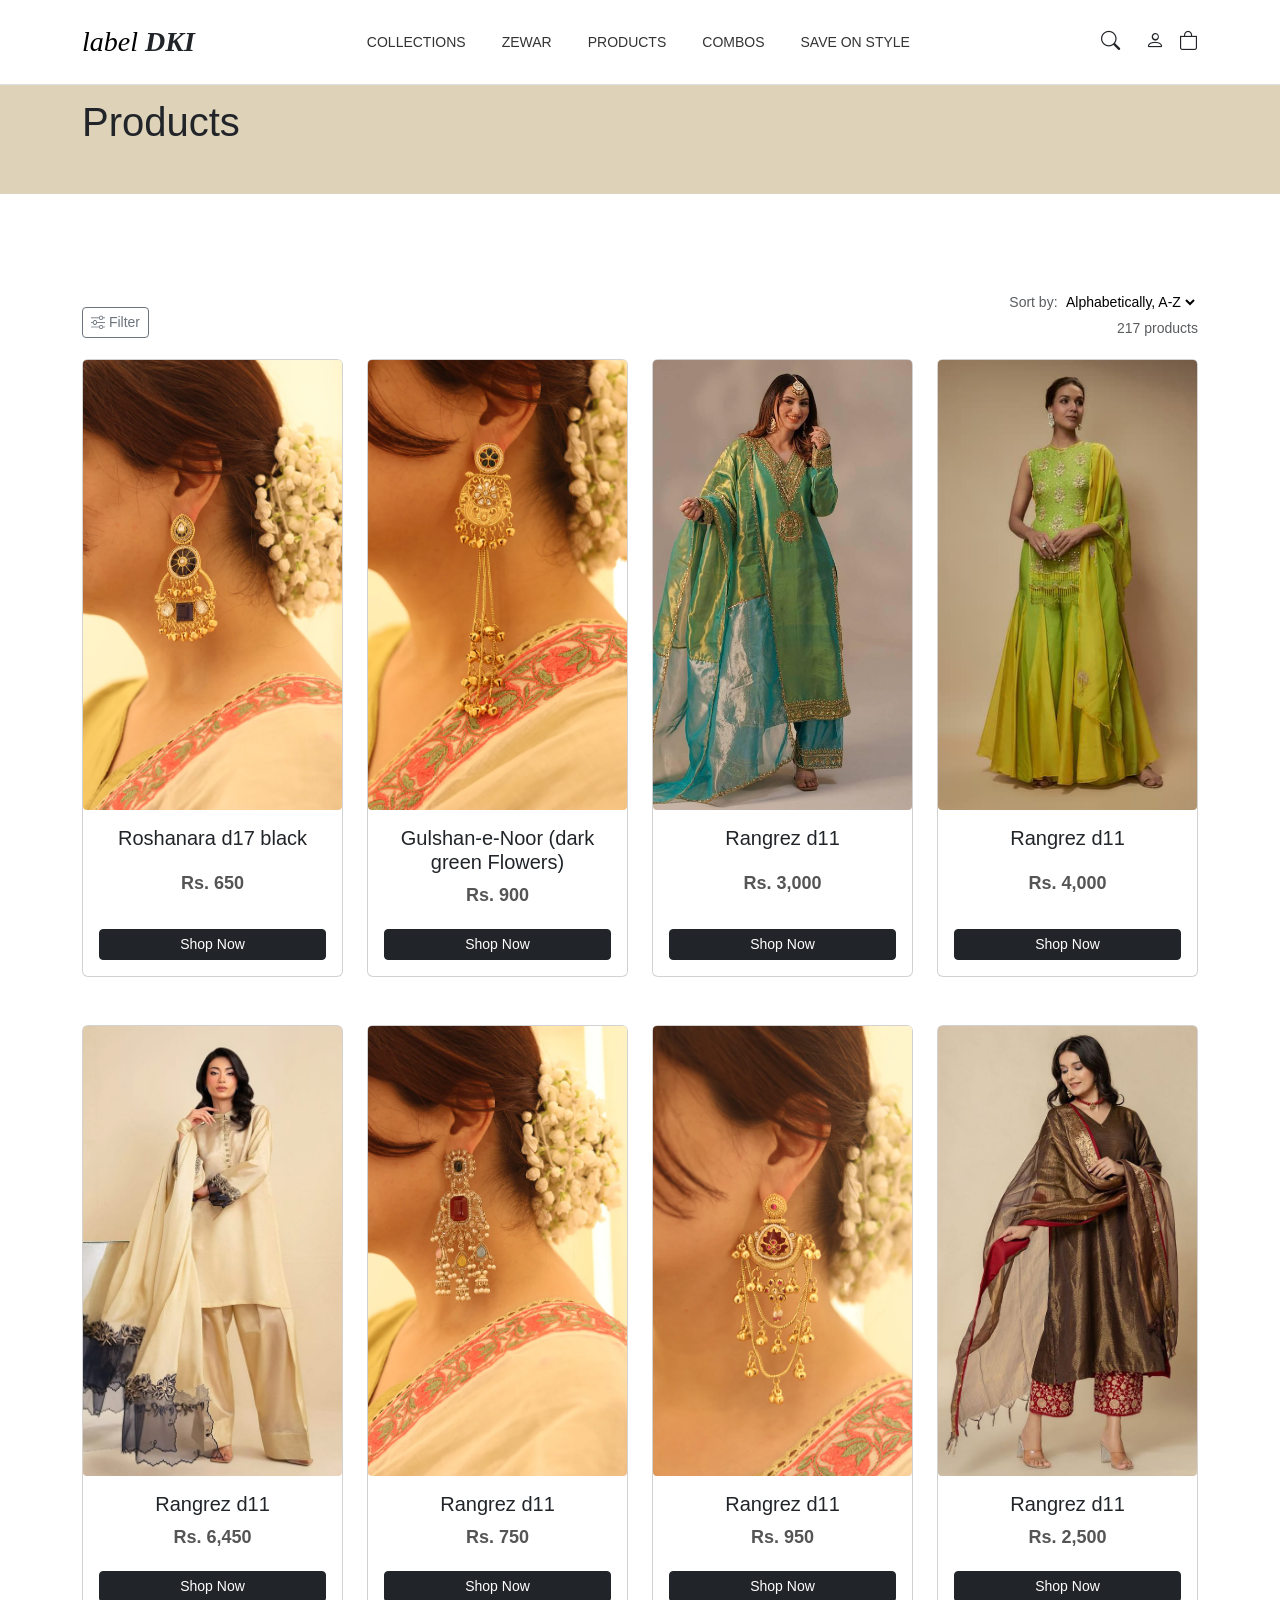
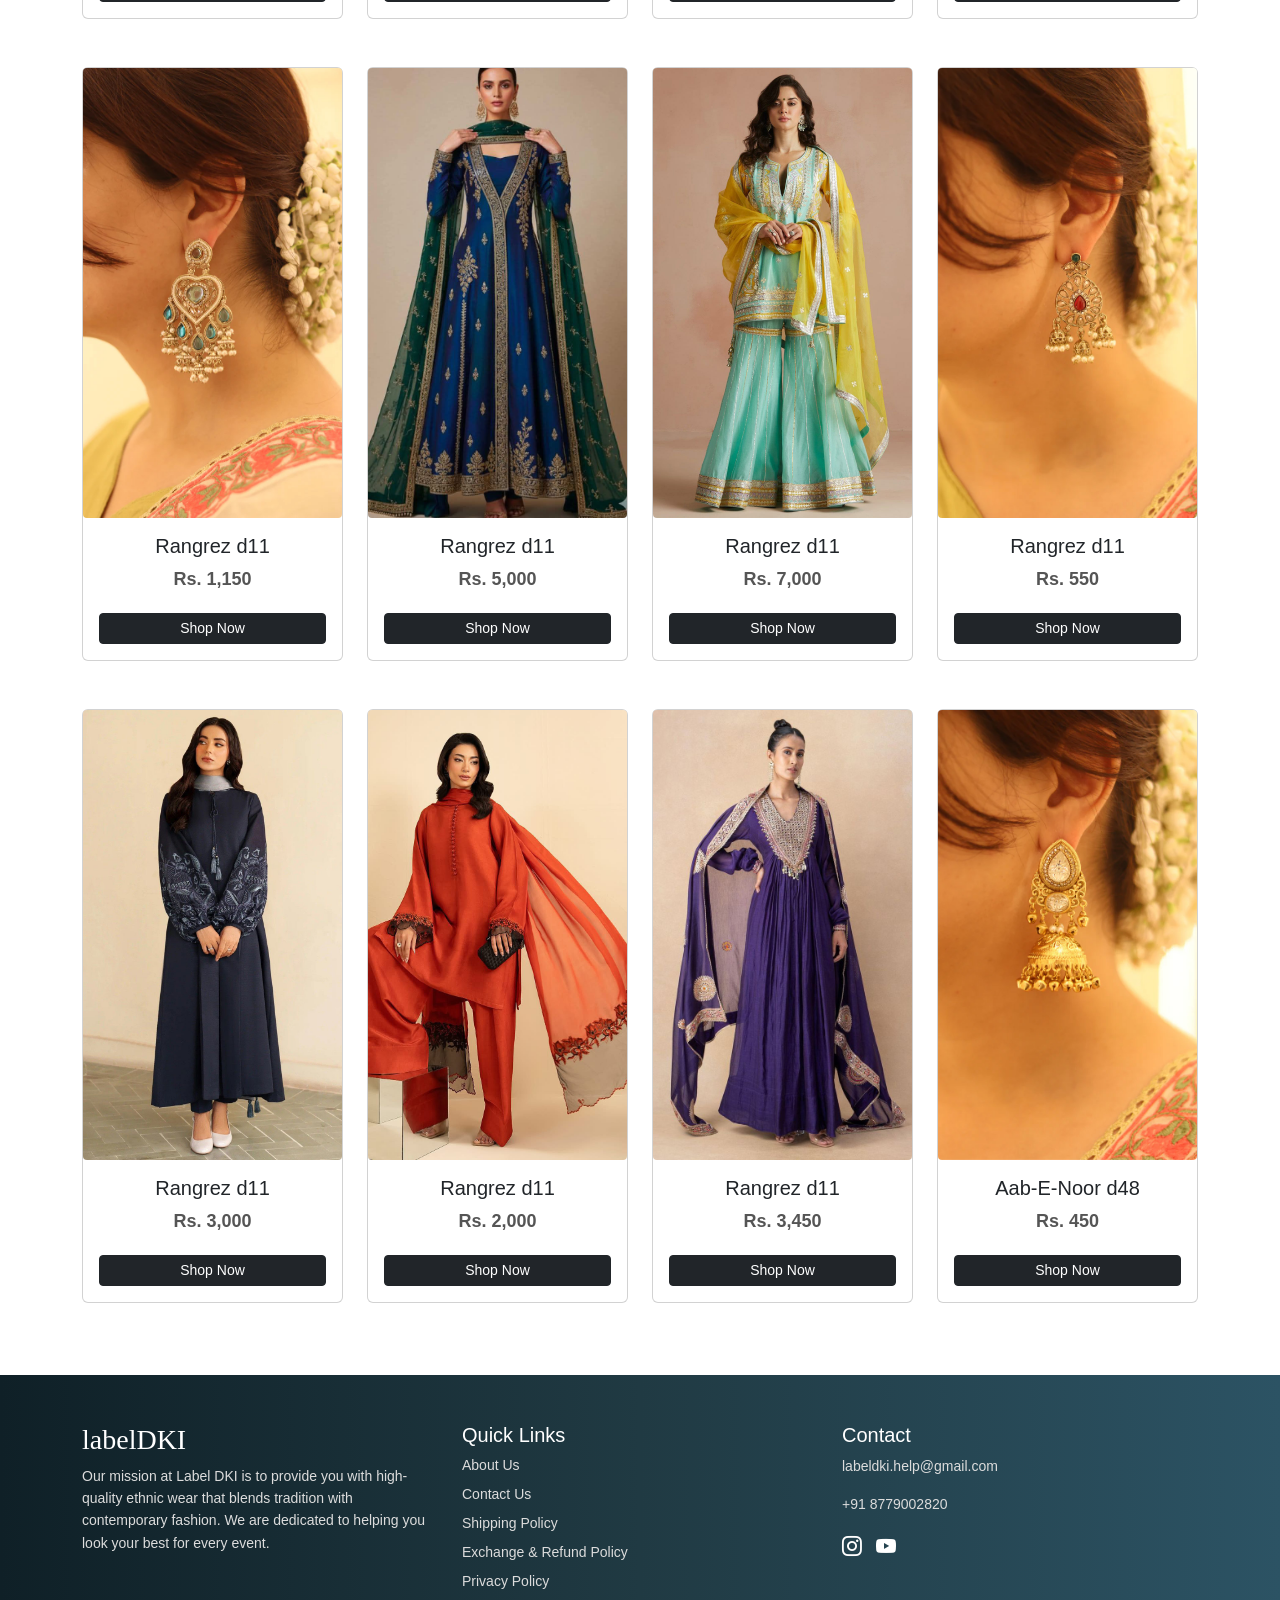
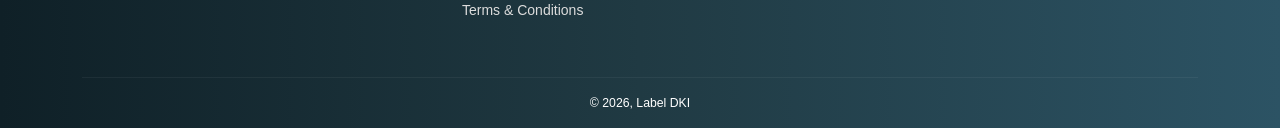
<file: products.html>
<!DOCTYPE html>
<html lang="en">
<head>
<meta charset="UTF-8">
<meta name="viewport" content="width=device-width, initial-scale=1.0">
<title>products - Label DKI</title>

<!-- Bootstrap CSS -->
<link href="https://cdn.jsdelivr.net/npm/bootstrap@5.3.2/dist/css/bootstrap.min.css" rel="stylesheet">
<link rel="stylesheet" href="https://cdn.jsdelivr.net/npm/bootstrap-icons@1.11.1/font/bootstrap-icons.css">
<!-- Custom CSS -->
<link rel="stylesheet" href="index.css">
<style>
.font1{
font-family: 'Lucida Sans', 'Lucida Sans Regular', 'Lucida Grande', 'Lucida Sans Unicode', Geneva, Verdana, sans-serif;
}
 .product-card4 img {
            width: 100%;
            height: 450px; /* Sabhi images ki height barabar rakhne ke liye */
            object-fit: cover;
            border-radius: 4px;
            transition: transform 0.5s ease;
        }
        .product-card4 img:hover {
            transform: scale(1.02);
        }
        body {
            font-family: 'Poppins', sans-serif;
            background-color: #ded2b8;
        }

    
        .top-bar {
            background-color: #222;
            color: #fff;
            font-size: 12px;
            letter-spacing: 1px;
            padding: 8px 0;
        }

        
        .navbar-brand {
            font-family: 'Playfair Display', serif;
            font-size: 28px;
            font-style: italic;
        }

        .nav-link {
            font-size: 14px;
            text-transform: uppercase;
            font-weight: 500;
            color: #333 !important;
            margin: 0 10px;
        }
.icons-group i {
            font-size: 1.2rem;
            cursor: pointer;
            margin-left: 15px;
        }

/* Unique container styling */
.label-search-group {
    display: inline-flex;
    align-items: center;
    cursor: pointer;
    padding: 5px 10px;
    border-radius: 20px; /* Sides ko round karne ke liye */
    transition: all 0.4s ease;
}

/* Naya unique input jo ab ek proper box banega */
.label-search-input-new {
    width: 0;
    padding: 0;
    border: none;
    outline: none;
    background: #ebdab8; /* Light grey background box ke liye */
    border-radius: 5px;  /* Corner thode round */
    transition: all 0.4s ease-in-out;
    opacity: 0;
    height: 35px; /* Box ki height */
}

/* Jab group par mouse cursor jaye (Hover) */
.label-search-group:hover .label-search-input-new {
    width: 220px; /* Box ki length */
    padding: 0 15px; /* Box ke andar text ki jagah */
    opacity: 1;
    border: 1px solid #d2cfac; /* Light border box ko define karne ke liye */
    background: #ffffff; /* Hover par white background */
    box-shadow: 0px 2px 5px rgba(0,0,0,0.1); /* Halka shadow premium look ke liye */
}

/* Icon ki position set karne ke liye */
.label-search-icon-trigger {
    display: flex;
    align-items: center;
    margin-left: 10px;
    font-size: 1.2rem;
}


</style>
</head>
<body>

<!-- Navbar -->
<div class="top-bar text-center bg-dark">
        <div class="container d-flex justify-content-between align-items-center text-light ts ">
            <span class="d-none d-md-inline">📞 +91 00000 00000</span>
            <span>UNBOXING VIDEO REQUIRED FOR EXCHANGE/SUPPORT | labeldki.help@gmail.com</span>
            <span class="d-none d-md-inline">FREE SHIPPING AVAILABLE</span>
        </div>
    </div>

    <nav class="navbar navbar-expand-lg navbar-light bg-white border-bottom py-3">
        <div class="container">
            <a class="navbar-brand fst-italic" href="index.html">label <span class="fw-bold text-dark">DKI</span></a>
            
            <button class="navbar-toggler" type="button" data-bs-toggle="collapse" data-bs-target="#mainNav">
                <span class="navbar-toggler-icon"></span>
            </button>

            <div class="collapse navbar-collapse" id="mainNav">
                <ul class="navbar-nav mx-auto">
                    <li class="nav-item"><a class="nav-link" href="collections.html">Collections</a></li>
                    <li class="nav-item"><a class="nav-link" href="zewar.html">Zewar</a></li>
                    <li class="nav-item"><a class="nav-link" href="products.html">Products</a></li>
                    <li class="nav-item"><a class="nav-link" href="combos.html">Combos</a></li>
                    <li class="nav-item"><a class="nav-link text-danger" href="save on style.html">Save on Style</a></li>
                </ul>
                <div class="icons-group d-flex align-items-center">
                    <div class="label-search-group">
                 <input type="text" class="label-search-input-new" placeholder="Search...">
                 <span class="label-search-icon-trigger">
                 <i class="bi bi-search"></i> 
                 </span>
                 </div>
                 <a href="login.html" style="text-decoration: none; color: inherit;">
                 <i class="bi bi-person"></i>
                 </a>
                 <a href="cart.html" style="text-decoration: none; color: inherit;">
    <i class="bi bi-bag"></i>
</a>   
                    
                </div>
            </div>
        </div>
    </nav>
<div class="container my-5 ">
 <h1 class="font1">Products</h1>   
</div>
<!-- Collection Section -->
<section class="products-section py-5  bg-white">
<div class="container">
    <div class="row mb-1 align-items-center mt-5">

<div class="col-6">
<button class="btn btn-outline-secondary btn-sm"><i class="bi bi-sliders"></i>    Filter</button></div>
<div class="col-6 text-end">
    <span class="text-muted small">Sort by:</span>
<select class="border-0 bg-transparent small fw-regular">
<option>Alphabetically, A-Z</option>
<option>Price, low to high</option>
</select>
<p class="text-muted small mt-1">217 products</p>

</div>
</div>
<div class="col-md-12">
<div class="row g-4">

<!-- Product 1 -->
<div class="col-md-3 mb-4 d-flex">
<div class="card product-card4 w-100">
<img src="zewar2.jpg" class="card-img-top" alt="">

<div class="card-body text-center">
<h5 class="card-title">Roshanara d17 black</h5>
<p class="price">Rs. 650</p>
<a href="#" class="btn btn-dark btn-sm">Shop Now</a>
</div>
</div>
</div>

<!-- Product 2 -->
<div class="col-md-3 mb-4 d-flex">
<div class="card product-card4 w-100">
<img src="zewar 1.jpg" class="card-img-top" alt="">
<div class="card-body text-center">
<h5 class="card-title">Gulshan-e-Noor (dark green Flowers)</h5>
<p class="price">Rs. 900</p>
<a href="#" class="btn btn-dark btn-sm">Shop Now</a>
</div>
</div>
</div>

<!-- Product 3 -->
<div class="col-md-3 mb-4 d-flex">
<div class="card product-card4 w-100">
<img src="pro-6.jpg" class="card-img-top " alt="" >
<div class="card-body text-center">
<h5 class="card-title">
Rangrez d11</h5>
<p class="price">Rs. 3,000</p>
<a href="#" class="btn btn-dark btn-sm">Shop Now</a>
</div>
</div>
</div>
<!-- Product 4 -->

<div class="col-md-3 mb-4 d-flex">
<div class="card product-card4 w-100">
<img src="pro-8.jpg" class="card-img-top " alt="" >
<div class="card-body text-center">
<h5 class="card-title">
Rangrez d11</h5>
<p class="price">Rs. 4,000</p>
<a href="#" class="btn btn-dark btn-sm">Shop Now</a>
</div>
</div>
</div>

<!-- col-2 -->


<div class="col-md-3 mb-4 d-flex">
<div class="card product-card4 w-100">
<img src="pro-2.jpg" class="card-img-top " alt="" >
<div class="card-body text-center">
<h5 class="card-title">Rangrez d11</h5>
<p class="price">Rs. 6,450</p>
<a href="#" class="btn btn-dark btn-sm">Shop Now</a>
</div>
</div>
</div>


<div class="col-md-3 mb-4 d-flex">
<div class="card product-card4 w-100">
<img src="zewar5.jpg" class="card-img-top " alt="" >
<div class="card-body text-center">
<h5 class="card-title">Rangrez d11</h5>
<p class="price">Rs. 750</p>
<a href="#" class="btn btn-dark btn-sm">Shop Now</a>
</div>
</div>
</div>

<div class="col-md-3 mb-4 d-flex">
<div class="card product-card4 w-100">
<img src="zewar7.jpg" class="card-img-top " alt="" >
<div class="card-body text-center">
<h5 class="card-title">Rangrez d11</h5>
<p class="price">Rs. 950</p>
<a href="#" class="btn btn-dark btn-sm">Shop Now</a>
</div>
</div>
</div>

<div class="col-md-3 mb-4 d-flex">
<div class="card product-card4 w-100">
<img src="pro-9.jpg" class="card-img-top " alt="" >
<div class="card-body text-center">
<h5 class="card-title">
Rangrez d11</h5>
<p class="price">Rs. 2,500</p>
<a href="#" class="btn btn-dark btn-sm">Shop Now</a>
</div>
</div>
</div>

<!-- col-3 -->

<div class="col-md-3 mb-4 d-flex">
<div class="card product-card4 w-100">
<img src="zewar9.jpg" class="card-img-top " alt="" >
<div class="card-body text-center">
<h5 class="card-title">
Rangrez d11</h5>
<p class="price">Rs. 1,150</p>
<a href="#" class="btn btn-dark btn-sm">Shop Now</a>
</div>
</div>
</div>

<div class="col-md-3 mb-4 d-flex">
<div class="card product-card4 w-100">
<img src="pro-5.jpg" class="card-img-top " alt="" >
<div class="card-body text-center">
<h5 class="card-title">
Rangrez d11</h5>
<p class="price">Rs. 5,000</p>
<a href="#" class="btn btn-dark btn-sm">Shop Now</a>
</div>
</div>
</div>

<div class="col-md-3 mb-4 d-flex">
<div class="card product-card4 w-100">
<img src="pro-7.jpg" class="card-img-top " alt="" >
<div class="card-body text-center">
<h5 class="card-title">
Rangrez d11</h5>
<p class="price">Rs. 7,000</p>
<a href="#" class="btn btn-dark btn-sm">Shop Now</a>
</div>
</div>
</div>

<div class="col-md-3 mb-4 d-flex">
<div class="card product-card4 w-100">
<img src="zewar4.jpg" class="card-img-top " alt="" >
<div class="card-body text-center">
<h5 class="card-title">
Rangrez d11</h5>
 <p class="price">Rs. 550</p>
<a href="#" class="btn btn-dark btn-sm">Shop Now</a>
</div>
</div>
</div>

<!-- col-4 -->

<div class="col-md-3 mb-4 d-flex">
<div class="card product-card4 w-100">
<img src="pro-3.jpg" class="card-img-top " alt="" >
<div class="card-body text-center">
<h5 class="card-title">
Rangrez d11</h5>
<p class="price">Rs. 3,000</p>
<a href="#" class="btn btn-dark btn-sm">Shop Now</a>
</div>
</div>
</div>

<div class="col-md-3 mb-4 d-flex">
<div class="card product-card4 w-100">
<img src="pro-1.jpg" class="card-img-top " alt="" >
<div class="card-body text-center">
<h5 class="card-title">
Rangrez d11</h5>
<p class="price">Rs. 2,000</p>
<a href="#" class="btn btn-dark btn-sm">Shop Now</a>
</div>
</div>
</div>


<div class="col-md-3 mb-4 d-flex">
<div class="card product-card4 w-100">
<img src="pro-4.jpg" class="card-img-top " alt="" >
<div class="card-body text-center">
<h5 class="card-title">
Rangrez d11</h5>
<p class="price">Rs. 3,450</p>
<a href="#" class="btn btn-dark btn-sm">Shop Now</a>
</div>
</div>
</div>


<div class="col-md-3 mb-4 d-flex">
<div class="card product-card4 w-100">
<img src="zewar8.jpg" class="card-img-top " alt="" >
<div class="card-body text-center">
<h5 class="card-title">Aab-E-Noor d48</h5>
<p class="price">Rs. 450</p>
<a href="#" class="btn btn-dark btn-sm">Shop Now</a>
</div>
</div>
</div>

</div>
</div>
</div>
</div>

</div>
</div>

</div>
</div>
</section>
<footer class="footer-section pt-5 pb-3">
    <div class="container">
        <div class="row">

            <!-- About -->
            <div class="col-md-4 mb-4">
                <h2 class="logo-text">labelDKI</h2>
                <p>
                    Our mission at Label DKI is to provide you with high-quality ethnic wear that blends
                    tradition with contemporary fashion. We are dedicated to helping you look your best
                    for every event.
                </p>
            </div>

            <!-- Quick Links -->
            <div class="col-md-4 mb-4">
                <h5>Quick Links</h5>
                <ul class="list-unstyled footer-links">
                    <li><a href="#">About Us</a></li>
                    <li><a href="#">Contact Us</a></li>
                    <li><a href="#">Shipping Policy</a></li>
                    <li><a href="#">Exchange & Refund Policy</a></li>
                    <li><a href="#">Privacy Policy</a></li>
                    <li><a href="#">Terms & Conditions</a></li>
                </ul>
            </div>

            <!-- Contact -->
            <div class="col-md-4 mb-4">
                <h5>Contact</h5>
                <p>labeldki.help@gmail.com</p>
                <p>+91 8779002820</p>

                <div class="social-icons">
                    <a href="#"><i class="bi bi-instagram"></i></a>
                    <a href="#"><i class="bi bi-youtube"></i></a>
                </div>
            </div>

        </div>

        <hr>

        <div class="text-center small">
            © 2026, Label DKI
        </div>

    </div>
</footer>






<!-- Bootstrap JS -->
<script src="https://cdn.jsdelivr.net/npm/bootstrap@5.3.2/dist/js/bootstrap.bundle.min.js"></script>

</body>
</html>
</file>
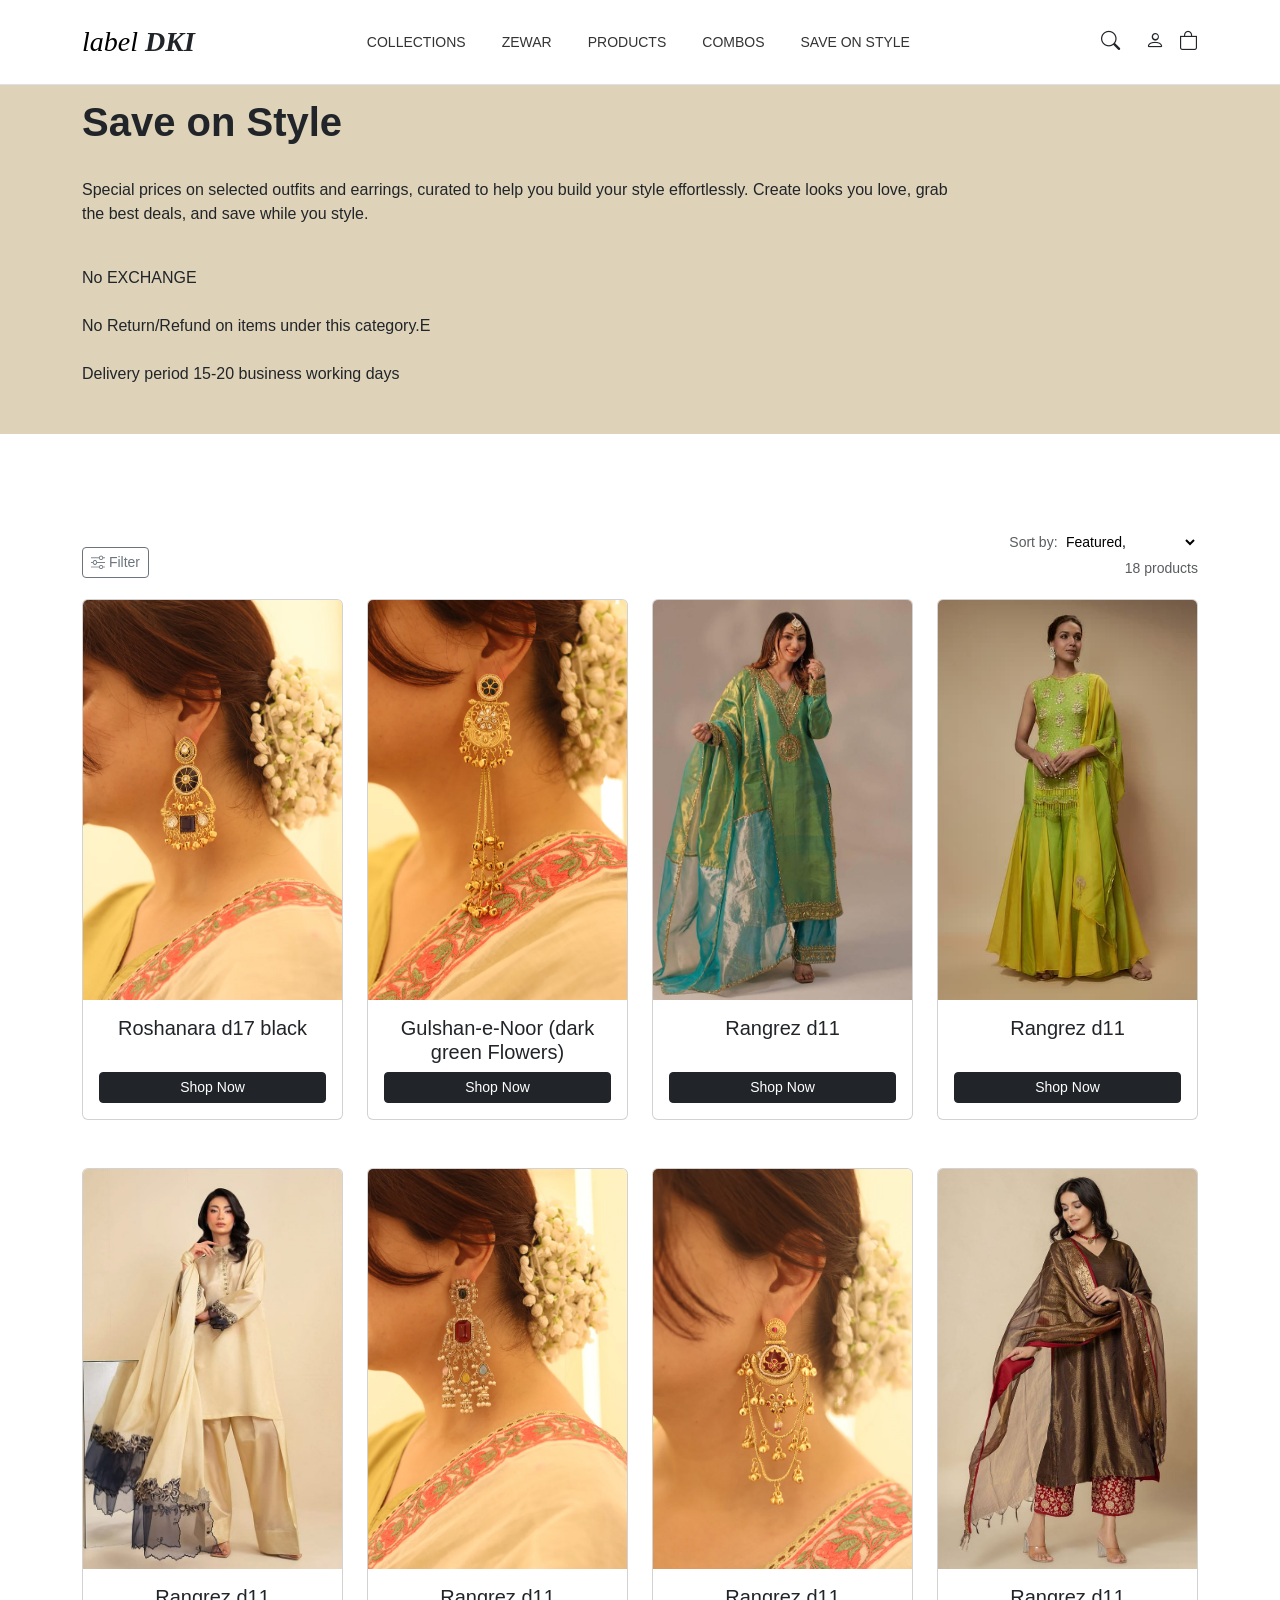
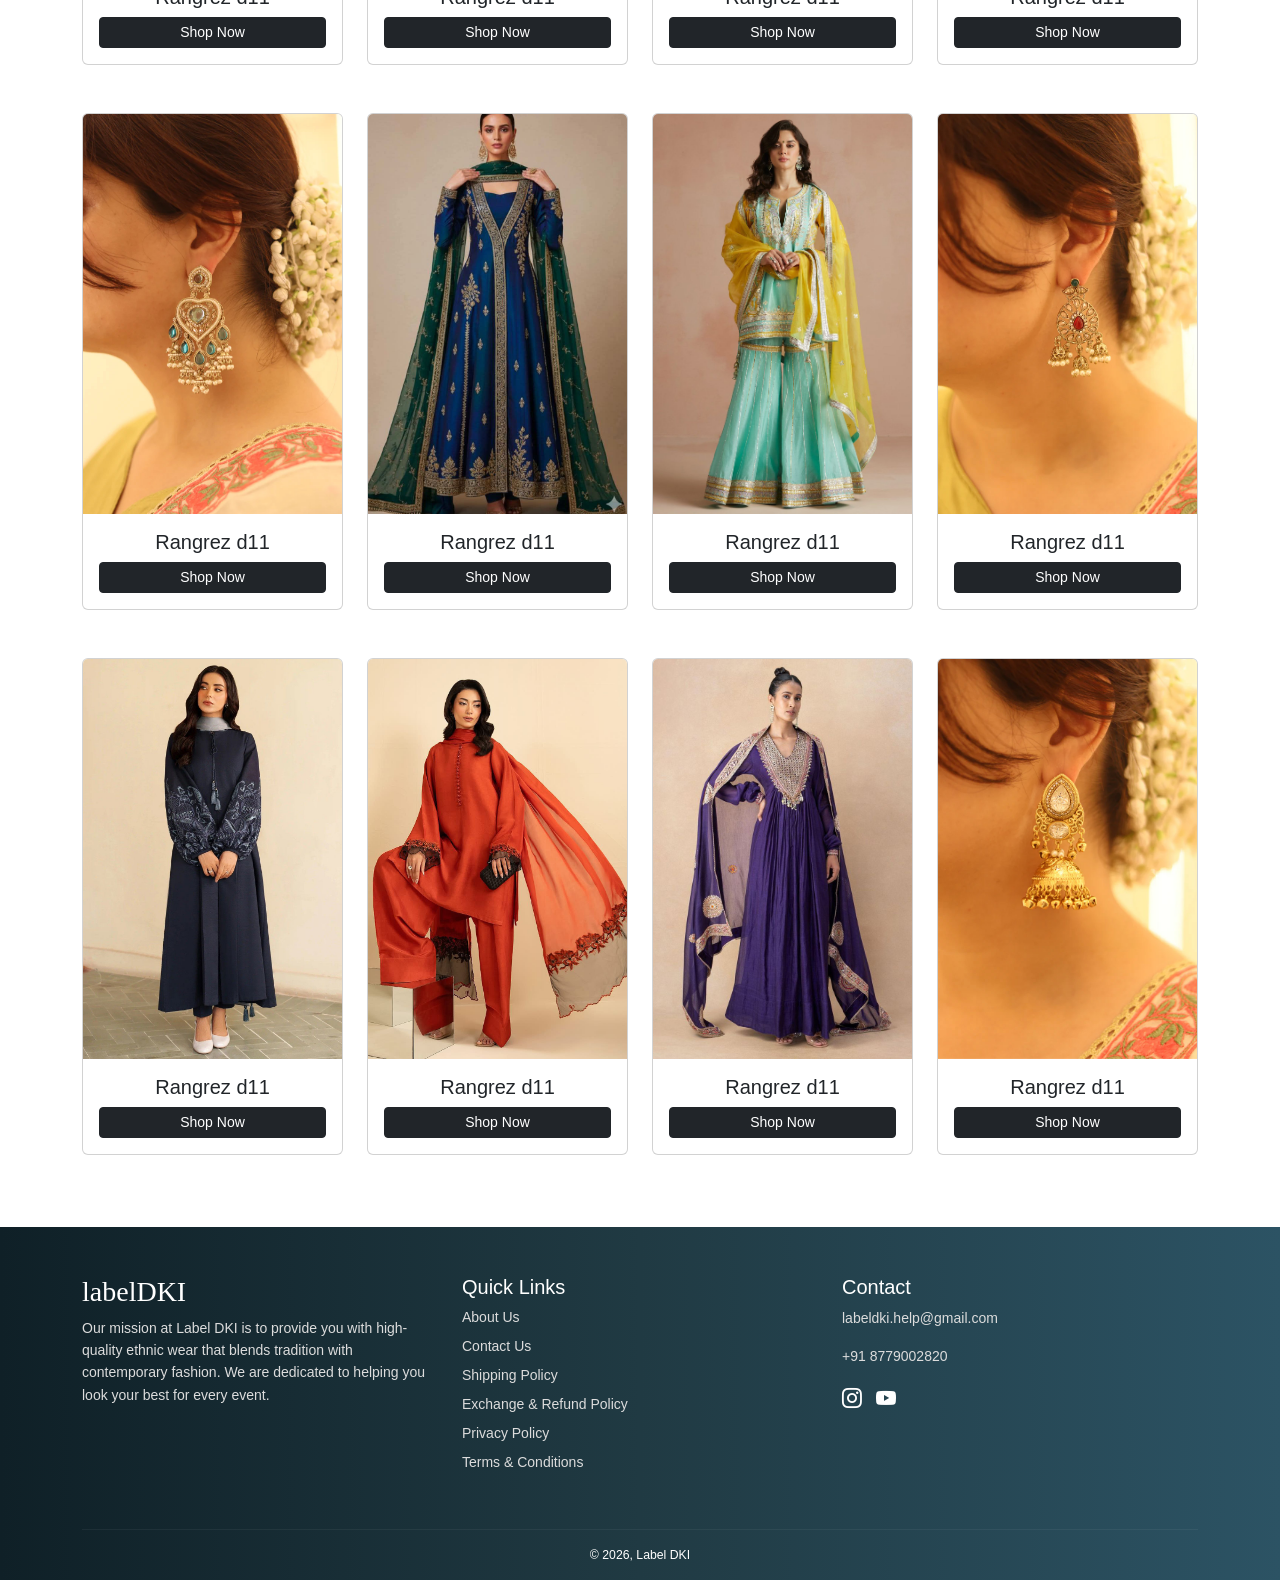
<file: save on style.html>
<!DOCTYPE html>
<html lang="en">
<head>
<meta charset="UTF-8">
<meta name="viewport" content="width=device-width, initial-scale=1.0">
<title>save on style - Label DKI</title>
<!-- Bootstrap CSS -->
<link href="https://cdn.jsdelivr.net/npm/bootstrap@5.3.2/dist/css/bootstrap.min.css" rel="stylesheet">
<link rel="stylesheet" href="https://cdn.jsdelivr.net/npm/bootstrap-icons@1.11.1/font/bootstrap-icons.css">
<!-- Custom CSS -->
<link rel="stylesheet" href="index.css">
<style>
   body {
            font-family: 'Poppins', sans-serif;
            background-color: #ded2b8;
        }

    
        .top-bar {
            background-color: #222;
            color: #fff;
            font-size: 12px;
            letter-spacing: 1px;
            padding: 8px 0;
        }

        
        .navbar-brand {
            font-family: 'Playfair Display', serif;
            font-size: 28px;
            font-style: italic;
        }

        .nav-link {
            font-size: 14px;
            text-transform: uppercase;
            font-weight: 500;
            color: #333 !important;
            margin: 0 10px;
        }
.icons-group i {
            font-size: 1.2rem;
            cursor: pointer;
            margin-left: 15px;
        }

/* Unique container styling */
.label-search-group {
    display: inline-flex;
    align-items: center;
    cursor: pointer;
    padding: 5px 10px;
    border-radius: 20px; /* Sides ko round karne ke liye */
    transition: all 0.4s ease;
}

/* Naya unique input jo ab ek proper box banega */
.label-search-input-new {
    width: 0;
    padding: 0;
    border: none;
    outline: none;
    background: #ebdab8; /* Light grey background box ke liye */
    border-radius: 5px;  /* Corner thode round */
    transition: all 0.4s ease-in-out;
    opacity: 0;
    height: 35px; /* Box ki height */
}

/* Jab group par mouse cursor jaye (Hover) */
.label-search-group:hover .label-search-input-new {
    width: 220px; /* Box ki length */
    padding: 0 15px; /* Box ke andar text ki jagah */
    opacity: 1;
    border: 1px solid #d2cfac; /* Light border box ko define karne ke liye */
    background: #ffffff; /* Hover par white background */
    box-shadow: 0px 2px 5px rgba(0,0,0,0.1); /* Halka shadow premium look ke liye */
}

/* Icon ki position set karne ke liye */
.label-search-icon-trigger {
    display: flex;
    align-items: center;
    margin-left: 10px;
    font-size: 1.2rem;
}  
</style>
</head>
<body>

<!-- Navbar -->
<div class="top-bar text-center bg-dark">
        <div class="container d-flex justify-content-between align-items-center text-light ts ">
            <span class="d-none d-md-inline">📞 +91 00000 00000</span>
            <span>UNBOXING VIDEO REQUIRED FOR EXCHANGE/SUPPORT | labeldki.help@gmail.com</span>
            <span class="d-none d-md-inline">FREE SHIPPING AVAILABLE</span>
        </div>
    </div>

    <nav class="navbar navbar-expand-lg navbar-light bg-white border-bottom py-3">
        <div class="container">
            <a class="navbar-brand fst-italic" href="index.html">label <span class="fw-bold text-dark">DKI</span></a>
            
            <button class="navbar-toggler" type="button" data-bs-toggle="collapse" data-bs-target="#mainNav">
                <span class="navbar-toggler-icon"></span>
            </button>

            <div class="collapse navbar-collapse" id="mainNav">
                <ul class="navbar-nav mx-auto">
                    <li class="nav-item"><a class="nav-link" href="collections.html">Collections</a></li>
                    <li class="nav-item"><a class="nav-link" href="zewar.html">Zewar</a></li>
                    <li class="nav-item"><a class="nav-link" href="products.html">Products</a></li>
                    <li class="nav-item"><a class="nav-link" href="combos.html">Combos</a></li>
                    <li class="nav-item"><a class="nav-link text-danger" href="save on style.html">Save on Style</a></li>
                </ul>
               <div class="icons-group d-flex align-items-center">
                    <div class="label-search-group">
                 <input type="text" class="label-search-input-new" placeholder="Search...">
                 <span class="label-search-icon-trigger">
                 <i class="bi bi-search"></i> 
                 </span>
                 </div>
                 <a href="login.html" style="text-decoration: none; color: inherit;">
                 <i class="bi bi-person"></i>
                 </a>
                 <a href="cart.html" style="text-decoration: none; color: inherit;">
    <i class="bi bi-bag"></i>
</a>   
                    
                </div> 
            </div>
        </div>
    </nav>
    <div class="container my-5 ">
 <h1 class="font1 fw-bold">Save on Style</h1><br>
 <p>Special prices on selected outfits and earrings, curated to help you build your style effortlessly. Create looks you love, grab<br>the best deals, and save while you style.</p><br>
 
<p>No EXCHANGE<br><br>
No Return/Refund on items under this category.E<br><br>
Delivery period 15-20 business working days</p>
</div>







<!-- Collection Section -->
<section class="products-section py-5  bg-white">
<div class="container">
    <div class="row mb-1 align-items-center mt-5">

<div class="col-6"><button class="btn btn-outline-secondary btn-sm"><i class="bi bi-sliders"></i>    Filter</button></div>
<div class="col-6 text-end">
    <span class="text-muted small">Sort by:</span>
<select class="border-0 bg-transparent small fw-regular">
<option>Featured,</option>
<option>Best selling</option>
<option>Date old to New</option>
<option>Price, low to high</option>
<option>New to old</option>
<option>Alphabetically, A-Z</option>
</select>
<p class="text-muted small mt-1">18 products</p>


</div>
</div>
<div class="col-md-12">
<div class="row g-4">

<!-- Product 1 -->
<div class="col-md-3 mb-4 d-flex">
<div class="card product-card4 w-100">
<img src="zewar2.jpg" class="card-img-top" alt="">
<div class="card-body text-center">
<h5 class="card-title">Roshanara d17 black</h5>
<a href="#" class="btn btn-dark btn-sm">Shop Now</a>
</div>
</div>
</div>

<!-- Product 2 -->
<div class="col-md-3 mb-4 d-flex">
<div class="card product-card4 w-100">
<img src="zewar 1.jpg" class="card-img-top" alt="">
<div class="card-body text-center">
<h5 class="card-title">Gulshan-e-Noor (dark green Flowers)</h5>
<a href="#" class="btn btn-dark btn-sm">Shop Now</a>
</div>
</div>
</div>

<!-- Product 3 -->
<div class="col-md-3 mb-4 d-flex">
<div class="card product-card4 w-100">
<img src="pro-6.jpg" class="card-img-top " alt="" >
<div class="card-body text-center">
<h5 class="card-title">
Rangrez d11</h5>
<a href="#" class="btn btn-dark btn-sm">Shop Now</a>
</div>
</div>
</div>
<!-- Product 4 -->

<div class="col-md-3 mb-4 d-flex">
<div class="card product-card4 w-100">
<img src="pro-8.jpg" class="card-img-top " alt="" >
<div class="card-body text-center">
<h5 class="card-title">
Rangrez d11</h5>
<a href="#" class="btn btn-dark btn-sm">Shop Now</a>
</div>
</div>
</div>

<!-- col-2 -->


<div class="col-md-3 mb-4 d-flex">
<div class="card product-card4 w-100">
<img src="pro-2.jpg" class="card-img-top " alt="" >
<div class="card-body text-center">
<h5 class="card-title">Rangrez d11</h5>
<a href="#" class="btn btn-dark btn-sm">Shop Now</a>
</div>
</div>
</div>


<div class="col-md-3 mb-4 d-flex">
<div class="card product-card4 w-100">
<img src="zewar5.jpg" class="card-img-top " alt="" >
<div class="card-body text-center">
<h5 class="card-title">Rangrez d11</h5>
<a href="#" class="btn btn-dark btn-sm">Shop Now</a>
</div>
</div>
</div>

<div class="col-md-3 mb-4 d-flex">
<div class="card product-card4 w-100">
<img src="zewar7.jpg" class="card-img-top " alt="" >
<div class="card-body text-center">
<h5 class="card-title">Rangrez d11</h5>
<a href="#" class="btn btn-dark btn-sm">Shop Now</a>
</div>
</div>
</div>

<div class="col-md-3 mb-4 d-flex">
<div class="card product-card4 w-100">
<img src="pro-9.jpg" class="card-img-top " alt="" >
<div class="card-body text-center">
<h5 class="card-title">
Rangrez d11</h5>
<a href="#" class="btn btn-dark btn-sm">Shop Now</a>
</div>
</div>
</div>

<!-- col-3 -->

<div class="col-md-3 mb-4 d-flex">
<div class="card product-card4 w-100">
<img src="zewar9.jpg" class="card-img-top " alt="" >
<div class="card-body text-center">
<h5 class="card-title">
Rangrez d11</h5>
<a href="#" class="btn btn-dark btn-sm">Shop Now</a>
</div>
</div>
</div>

<div class="col-md-3 mb-4 d-flex">
<div class="card product-card4 w-100">
<img src="pro-5.jpg" class="card-img-top " alt="" >
<div class="card-body text-center">
<h5 class="card-title">
Rangrez d11</h5>
<a href="#" class="btn btn-dark btn-sm">Shop Now</a>
</div>
</div>
</div>

<div class="col-md-3 mb-4 d-flex">
<div class="card product-card4 w-100">
<img src="pro-7.jpg" class="card-img-top " alt="" >
<div class="card-body text-center">
<h5 class="card-title">
Rangrez d11</h5>
<a href="#" class="btn btn-dark btn-sm">Shop Now</a>
</div>
</div>
</div>

<div class="col-md-3 mb-4 d-flex">
<div class="card product-card4 w-100">
<img src="zewar4.jpg" class="card-img-top " alt="" >
<div class="card-body text-center">
<h5 class="card-title">
Rangrez d11</h5>
<a href="#" class="btn btn-dark btn-sm">Shop Now</a>
</div>
</div>
</div>

<!-- col-4 -->

<div class="col-md-3 mb-4 d-flex">
<div class="card product-card4 w-100">
<img src="pro-3.jpg" class="card-img-top " alt="" >
<div class="card-body text-center">
<h5 class="card-title">
Rangrez d11</h5>
<a href="#" class="btn btn-dark btn-sm">Shop Now</a>
</div>
</div>
</div>

<div class="col-md-3 mb-4 d-flex">
<div class="card product-card4 w-100">
<img src="pro-1.jpg" class="card-img-top " alt="" >
<div class="card-body text-center">
<h5 class="card-title">
Rangrez d11</h5>
<a href="#" class="btn btn-dark btn-sm">Shop Now</a>
</div>
</div>
</div>


<div class="col-md-3 mb-4 d-flex">
<div class="card product-card4 w-100">
<img src="pro-4.jpg" class="card-img-top " alt="" >
<div class="card-body text-center">
<h5 class="card-title">
Rangrez d11</h5>
<a href="#" class="btn btn-dark btn-sm">Shop Now</a>
</div>
</div>
</div>


<div class="col-md-3 mb-4 d-flex">
<div class="card product-card4 w-100">
<img src="zewar8.jpg" class="card-img-top " alt="" >
<div class="card-body text-center">
<h5 class="card-title">
Rangrez d11</h5>
<a href="#" class="btn btn-dark btn-sm">Shop Now</a>
</div>
</div>
</div>

</div>
</div>
</div>
</div>

</div>
</div>

</div>
</div>
</section>
<footer class="footer-section pt-5 pb-3">
    <div class="container">
        <div class="row">

            <!-- About -->
            <div class="col-md-4 mb-4">
                <h2 class="logo-text">labelDKI</h2>
                <p>
                    Our mission at Label DKI is to provide you with high-quality ethnic wear that blends
                    tradition with contemporary fashion. We are dedicated to helping you look your best
                    for every event.
                </p>
            </div>

            <!-- Quick Links -->
            <div class="col-md-4 mb-4">
                <h5>Quick Links</h5>
                <ul class="list-unstyled footer-links">
                    <li><a href="#">About Us</a></li>
                    <li><a href="#">Contact Us</a></li>
                    <li><a href="#">Shipping Policy</a></li>
                    <li><a href="#">Exchange & Refund Policy</a></li>
                    <li><a href="#">Privacy Policy</a></li>
                    <li><a href="#">Terms & Conditions</a></li>
                </ul>
            </div>

            <!-- Contact -->
            <div class="col-md-4 mb-4">
                <h5>Contact</h5>
                <p>labeldki.help@gmail.com</p>
                <p>+91 8779002820</p>

                <div class="social-icons">
                    <a href="#"><i class="bi bi-instagram"></i></a>
                    <a href="#"><i class="bi bi-youtube"></i></a>
                </div>
            </div>

        </div>

        <hr>

        <div class="text-center small">
            © 2026, Label DKI
        </div>

    </div>
</footer>






<!-- Bootstrap JS -->
<script src="https://cdn.jsdelivr.net/npm/bootstrap@5.3.2/dist/js/bootstrap.bundle.min.js"></script>

</body>
</html>
</file>
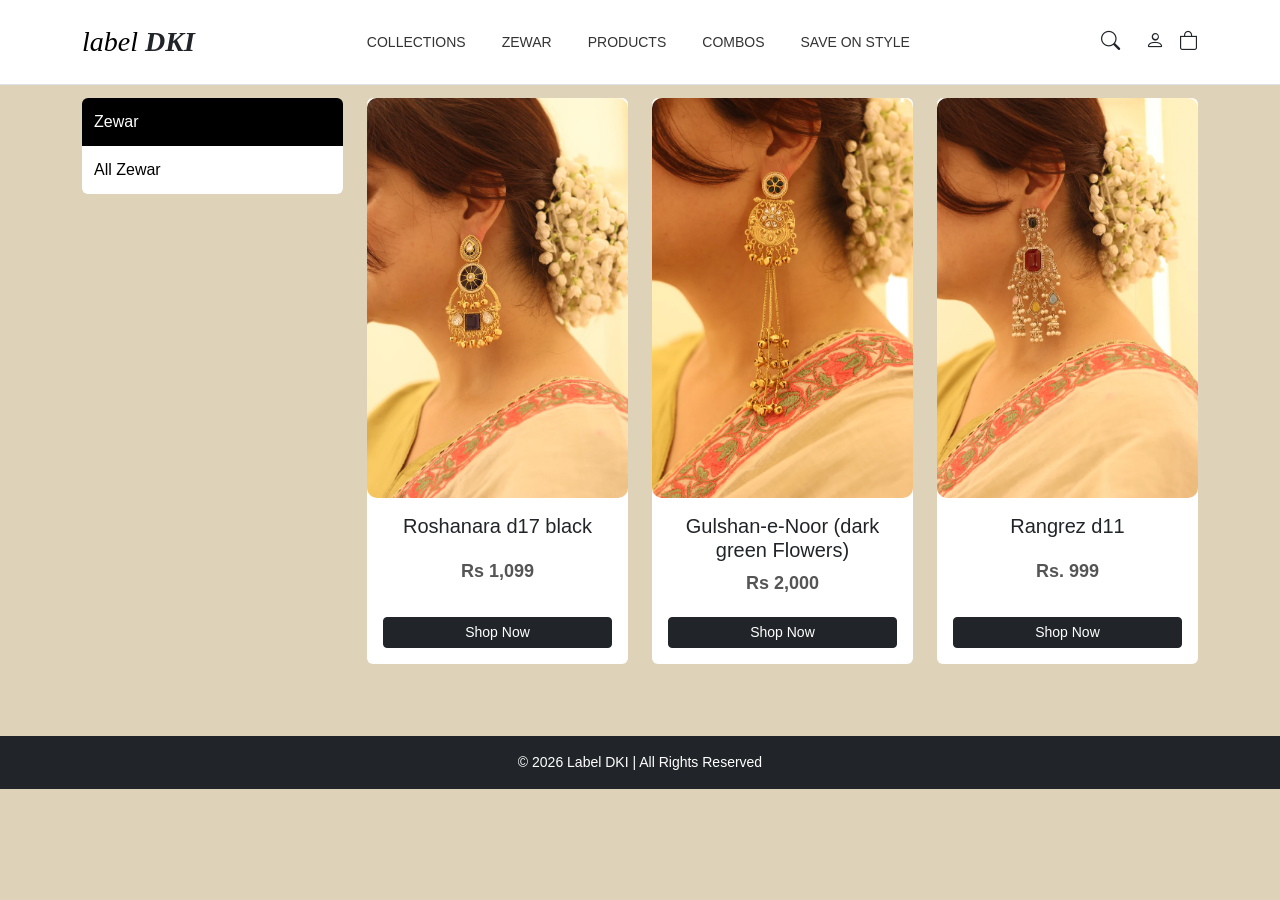
<file: zewar.html>
<!DOCTYPE html>
<html lang="en">
<head>
<meta charset="UTF-8">
<meta name="viewport" content="width=device-width, initial-scale=1.0">
<title>zewar - Label DKI</title>

<!-- Bootstrap CSS -->
<link href="https://cdn.jsdelivr.net/npm/bootstrap@5.3.2/dist/css/bootstrap.min.css" rel="stylesheet">
<link rel="stylesheet" href="https://cdn.jsdelivr.net/npm/bootstrap-icons@1.11.1/font/bootstrap-icons.css">
<!-- Custom CSS -->
<link rel="stylesheet" href="index.css">

<style>
        body {
            font-family: 'Poppins', sans-serif;
            background-color: #ded2b8;
        }

    
        .top-bar {
            background-color: #222;
            color: #fff;
            font-size: 12px;
            letter-spacing: 1px;
            padding: 8px 0;
        }

        
        .navbar-brand {
             font-family: 'Playfair Display', serif !important; 
            font-size: 28px;
            font-style: italic;
        }

        .nav-link {
            font-size: 14px;
            text-transform: uppercase;
            font-weight: 500;
            color: #333 !important;
            margin: 0 10px;
        }
.icons-group i {
            font-size: 1.2rem;
            cursor: pointer;
            margin-left: 15px;
        }

/* Unique container styling */
.label-search-group {
    display: inline-flex;
    align-items: center;
    cursor: pointer;
    padding: 5px 10px;
    border-radius: 20px; /* Sides ko round karne ke liye */
    transition: all 0.4s ease;
}

/* Naya unique input jo ab ek proper box banega */
.label-search-input-new {
    width: 0;
    padding: 0;
    border: none;
    outline: none;
    background: #ebdab8; /* Light grey background box ke liye */
    border-radius: 5px;  /* Corner thode round */
    transition: all 0.4s ease-in-out;
    opacity: 0;
    height: 35px; /* Box ki height */
}

/* Jab group par mouse cursor jaye (Hover) */
.label-search-group:hover .label-search-input-new {
    width: 220px; /* Box ki length */
    padding: 0 15px; /* Box ke andar text ki jagah */
    opacity: 1;
    border: 1px solid #d2cfac; /* Light border box ko define karne ke liye */
    background: #ffffff; /* Hover par white background */
    box-shadow: 0px 2px 5px rgba(0,0,0,0.1); /* Halka shadow premium look ke liye */
}

/* Icon ki position set karne ke liye */
.label-search-icon-trigger {
    display: flex;
    align-items: center;
    margin-left: 10px;
    font-size: 1.2rem;
}

</style>
</head>
<body>

<!-- Navbar -->
<div class="top-bar text-center bg-dark">
        <div class="container d-flex justify-content-between align-items-center text-light ts ">
            <span class="d-none d-md-inline">📞 +91 00000 00000</span>
            <span>UNBOXING VIDEO REQUIRED FOR EXCHANGE/SUPPORT | labeldki.help@gmail.com</span>
            <span class="d-none d-md-inline">FREE SHIPPING AVAILABLE</span>
        </div>
    </div>

    <nav class="navbar navbar-expand-lg navbar-light bg-white border-bottom py-3">
        <div class="container">
            <a class="navbar-brand fst-italic" href="index.html">label <span class="fw-bold text-dark">DKI</span></a>
            
            <button class="navbar-toggler" type="button" data-bs-toggle="collapse" data-bs-target="#mainNav">
                <span class="navbar-toggler-icon"></span>
            </button>

            <div class="collapse navbar-collapse" id="mainNav">
                <ul class="navbar-nav mx-auto">
                    <li class="nav-item"><a class="nav-link" href="collections.html">Collections</a></li>
                    <li class="nav-item"><a class="nav-link" href="zewar.html">Zewar</a></li>
                    <li class="nav-item"><a class="nav-link" href="products.html">Products</a></li>
                    <li class="nav-item"><a class="nav-link" href="combos.html">Combos</a></li>
                    <li class="nav-item"><a class="nav-link text-danger" href="save on style.html">Save on Style</a></li>
                </ul>
                <div class="icons-group d-flex align-items-center">
                    <div class="label-search-group">
                 <input type="text" class="label-search-input-new" placeholder="Search...">
                 <span class="label-search-icon-trigger">
                 <i class="bi bi-search"></i> 
                 </span>
                 </div>
                 <a href="login.html" style="text-decoration: none; color: inherit;">
                 <i class="bi bi-person"></i>
                 </a>
                 <a href="cart.html" style="text-decoration: none; color: inherit;">
    <i class="bi bi-bag"></i>
</a>   
                    
                </div>
            </div>
        </div>
    </nav>


<!-- Collection Section -->
<section class="zewar-section py-5">
<div class="container">
<div class="row">

<!-- Left Menu -->
<div class="col-md-3 mb-4">
<ul class="list-group category-menu1">
  <li class="list-group-item active">
    <a href="zewar.html" style="color: white; text-decoration: none;">Zewar</a></li>
  <li class="list-group-item">
    <a href="All zewar.html"style="color: black; text-decoration: none;">All Zewar</a></li>
  
</ul>
</div>

<!-- Right Products -->
<div class="col-md-9">
<div class="row g-4">

<!-- Product 1 -->
<div class="col-md-4 mb-4 d-flex">
<div class="card product-card1 w-100">
<img src="zewar2.jpg" class="card-img-top" alt="">
<div class="card-body text-center">
<h5 class="card-title">Roshanara d17 black</h5>
<p class="price">Rs 1,099</p>
<a href="#" class="btn btn-dark btn-sm">Shop Now</a>
</div>
</div>
</div>

<!-- Product 2 -->
<div class="col-md-4 mb-4 d-flex">
<div class="card product-card1 w-100">
<img src="zewar 1.jpg" class="card-img-top" alt="">
<div class="card-body text-center">
<h5 class="card-title">Gulshan-e-Noor (dark green Flowers)</h5>
<p class="price">Rs 2,000</p>
<a href="#" class="btn btn-dark btn-sm">Shop Now</a>
</div>
</div>
</div>

<!-- Product 3 -->
<div class="col-md-4 mb-4 d-flex">
<div class="card product-card1 w-100">
<img src="zewar5.jpg" class="card-img-top " alt="" >
<div class="card-body text-center">
<h5 class="card-title">
Rangrez d11</h5>
<p class="price">Rs. 999</p>
<a href="#" class="btn btn-dark btn-sm">Shop Now</a>
</div>
</div>
</div>




</div>
</div>
</div>
</div>

</div>
</div>

</div>
</div>
</section>


<!-- Footer -->
<footer class="bg-dark text-white text-center py-3">
<p class="mb-0">© 2026 Label DKI | All Rights Reserved</p>
</footer>


<!-- Bootstrap JS -->
<script src="https://cdn.jsdelivr.net/npm/bootstrap@5.3.2/dist/js/bootstrap.bundle.min.js"></script>

</body>
</html>
</file>
<file: index.css>
body {
    background-color: #d1cbbe; 
    font-family: 'Poppins', sans-serif;
}

.category-wrapper {
    display: flex;
    flex-direction: column;
    align-items: center;
    transition: transform 0.3s ease;
}

.category-wrapper:hover {
    transform: translateY(-5px);
}

.arch-shape {
    width: 180px;
    height: 200px;
    background-color: #fff;
    padding: 5px;
    border: 1px solid #d1b894; 
    display: flex;
    justify-content: center;
    align-items: center;
    overflow: hidden;
    margin-bottom: 15px;
}

.arch-shape img {
    width: 100%;
    height: 100%;
    object-fit: cover;
}

.category-name {
    font-size: 14px;
    font-weight: 500;
    color: #4a4a4a;
    text-transform: capitalize;
}


@media (max-width: 768px) 
{

    .arch-shape {
        width: 100px;
        height: 130px;
    }
}


.bg{
background: #d1b894;

}

.product-card {
    display: flex;
    flex-direction: column;
    border: none;
    background: transparent;
}
.img-container {
    height: 400px; 
    overflow: hidden;
    border-radius: 4px;
}

.img-container img {
    width: 100%;
    height: 100%;
    object-fit: cover; 
}


.product-info {
    flex-grow: 1;
    display: flex;
    flex-direction: column;
}

.product-title {
    font-size: 0.9rem;
    font-weight: 500;
    min-height: 40px;
}

.price {
    font-weight: 600;
    margin-bottom: 10px;
}

.size-box {
    border: 1px solid #ddd;
    padding: 2px 8px;
    font-size: 0.7rem;
    margin-right: 4px;
    display: inline-block;
}

.size-box.disabled {
    text-decoration: line-through;
    opacity: 0.5;
}


.btn-dark-custom {
    background-color: #5d7182;
    color: white;
    border: none;
}

.btn-outline-custom {
    border: 1px solid #5d7182;
    color: #5d7182;
}

.btn-dark-custom:hover {
    background-color: #4a5a69;
    color: white;
}

.inside-card {
    text-align: center;
}

.arch-container {
    position: relative;
    width: 100%;
    height: 400px; 
    border-radius: 150px 150px 0 0; 
    overflow: hidden;
    margin-bottom: 15px;
    border: 1px solid #ddd;
}

.arch-container img {
    width: 100%;
    height: 100%;
    object-fit: cover;
    filter: brightness(0.85); 
}


.arch-overlay {
    position: absolute;
    bottom: 40px;
    left: 0;
    right: 0;
    color: white;
    text-align: center;
}

.arch-overlay h6 {
    font-size: 1.1rem;
    font-style: regular;
    font-family: 'Playfair Display', serif;
    margin-bottom: 5px;
}

.arch-overlay p {
    font-size: 0.85rem;
    text-transform: uppercase;
    letter-spacing: 1px;
}

/* Shop Now Link */
.shop-now-link {
    color: #000;
    text-decoration: none;
    font-size: 0.8rem;
    font-weight: bold;
    text-transform: uppercase;
    border-bottom: 1px solid #000;
    padding-bottom: 2px;
}

.shop-now-link:hover {
    color: #5d7182;
    border-color: #5d7182;
}
/* Sold Out Badge (Box ke upar left mein) */
.badge-sold-out {
    position: absolute;
    top: 10px;
    left: 10px;
    background-color: rgba(93, 113, 130, 0.8);
    color: white;
    padding: 2px 10px;
    font-size: 0.7rem;
    border-radius: 30px;
    z-index: 10;
}

/* Sold Out Button style */
.btn-sold-out {
    background-color: #e9ecef;
    color: #adb5bd;
    border: 1px solid #dee2e6;
    cursor: not-allowed;
}

/* Product Card Height Fix */
.product-card {
    display: flex;
    flex-direction: column;
    border: none;
}

.img-container {
    height: 350px; /* Jewelry ke liye suits se thoda chota rakha hai */
    overflow: hidden;
    background-color: #f8f9fa;
    border-radius: 30px;
}

.img-container img {
    width: 100%;
    height: 100%;
    object-fit: cover;
}

.product-info {
    flex-grow: 1;
    display: flex;
    flex-direction: column;
}

/* Common Dark Button Color */
.btn-dark-custom {
    background-color: #5d7182;
    color: white;
}

.btn-outline-custom {
    border: 1px solid #5d7182;
    color: #5d7182;
}
/* Product Cards & Height Fix */
.product-card {
    display: flex;
    flex-direction: column;
    border: none;
}

.img-container {
    height: 400px;
    overflow: hidden;
    border-radius: 30px;
}

.img-container img {
    width: 100%;
    height: 100%;
    object-fit: cover;
}

/* Arched Section */
.arch-container {
    position: relative;
    height: 350px;
    border-radius: 150px 150px 0 0;
    overflow: hidden;
}

.arch-overlay {
    position: absolute;
    bottom: 20px;
    width: 100%;
    text-align: center;
    color: white;
}

/* Collections Grid Fix (Exact Line) */
.collection-card {
    position: relative;
    border-radius: 30px;
    overflow: hidden;
}

.collection-card img {
    width: 100%;
    height: 100%;
    object-fit: cover;
}

.big-card { height: 615px; }
.small-card { height: 300px; }
.wide-card { height: 250px; }

.collection-text, .collection-text-small {
    position: absolute;
    bottom: 20px;
    left: 20px;
    color: white;
    text-shadow: 2px 2px 4px rgba(0,0,0,0.5);
}

/* Custom Buttons */
.btn-dark-custom { background-color: #5d7182; color: white; border: none; }
.btn-outline-custom { border: 1px solid #5d7182; color: #5d7182; }
.size-box { border: 1px solid #ddd; padding: 2px 8px; margin-right: 4px; font-size: 12px; }

/* Card Container */
.collection-card {
    position: relative;
    width: 100%;
    overflow: hidden;
    border-radius: 30px; 
    cursor: pointer;
}

.collection-card img {
    width: 100%;
    height: 100%;
    object-fit: cover; 
    display: block;
    transition: transform 0.5s ease;
}

.collection-card:hover img {
    transform: scale(1.05); 
}


.big-card {
    height: 620px; 
}

.small-card {
    height: 300px; 
}

.wide-card {
    height: 300px; 
}

/* Text Overlays */
.collection-overlay {
    position: absolute;
    bottom: 30px;
    left: 25px;
    color: #8B735B; /* Golden-brown shade for Zewar */
}

.zewar-title {
    font-family: 'Playfair Display', serif;
    font-size: 2.5rem;
    margin-bottom: 0;
}

.small-card-overlay {
    position: absolute;
    bottom: 20px;
    left: 20px;
    color: white;
    font-weight: 500;
    font-size: 1.1rem;
    text-shadow: 1px 1px 3px rgba(0,0,0,0.4); /* Text white hai toh shadow zaroori hai */
}


.abc{
background-color: #ded2b8; 

}

.product-title {
  font-size: 20px;
  font-weight: 600;
  margin-bottom: 10px;
}

.price {
  font-size: 18px;
  color: #555;
  margin-bottom: 20px;
}

.size-label {
  font-weight: 500;
}

.size-btn {
  border: 1px solid #ccc;
  background: #fff;
  padding: 6px 14px;
  border-radius: 20px;
  font-size: 14px;
  transition: 0.3s;
}

.size-btn:hover {
  background-color: #5d7182;
  color: #fff;
  border-color:  #5d7182;
}

.size-btn.active {
  background-color:  #5d7182;
  color: #fff;
  border-color:  #5d7182;
}

.add-cart-btn {
  border: 1px solid #333;
  padding: 10px 25px;
  border-radius: 30px;
  background-color: transparent;
  transition: 0.3s;
}

.add-cart-btn:hover {
  background-color: #333;
  color: #fff;
}

.buy-now-btn {
  padding: 10px 25px;
  border-radius: 30px;
  background-color:  #5d7182;
  color: #fff;
  transition: 0.3s;
}

.buy-now-btn:hover {
  background-color:  #5d7182;
}

.product-desc {
  font-size: 14px;
  color: #666;
  line-height: 1.6;
}

.view-details {
  text-decoration: none;

  color:  #5d7182;
}

.view-details:hover {
  text-decoration: underline;
}

.product-img img {
  width: 100%;
  padding-bottom: 50px;
  padding-top: 50px;
  padding-left: 50px;
  padding-right: 50px;
}
.one{
background: #e7decc ;


}
.ft{

font-size:48px ;
font-family: 'Playfair Display', serif;
}
/* new */
/* Feature Section */
.features-section {
    background-color: #f8f9fa;
}

.feature-icon {
    font-size: 40px;
    color: #333;
}

/* Footer Section */
.footer-section {
    background: linear-gradient(to right, #0f2027, #203a43, #2c5364);
    color: #ffffff;
}

.logo-text {
    font-family: cursive;
    font-size: 28px;
}

.footer-section p {
    font-size: 14px;
    line-height: 1.6;
    color: #dcdcdc;
}

.footer-links li {
    margin-bottom: 8px;
}

.footer-links a {
    color: #dcdcdc;
    text-decoration: none;
    transition: 0.3s;
}

.footer-links a:hover {
    color: #ffffff;
    padding-left: 5px;
}

.social-icons a {
    color: #ffffff;
    font-size: 20px;
    margin-right: 10px;
    transition: 0.3s;
}

.social-icons a:hover {
    color: #f1c40f;
}

hr {
    border-color: rgba(255,255,255,0.2);
}

/* collection */

.navbar-brand {
    font-size: 22px;
}

.category-menu1 .list-group-item {
    border: none;
    cursor: pointer;
    font-weight: 500;
    padding: 12px;
}

.category-menu1 .list-group-item.active {
    background-color: #000;
    color: #fff;
}

.category-menu1 .list-group-item:hover {
    background-color: #f5f5f5;
}

.product-card1 {
    border: none;
    transition: 0.3s ease;
    height: 100%;
    display: flex;
    flex-direction: column;

}

.product-card1:hover {
    transform: scale(1.03);
    height: 100%;
}

.product-card1 img {
    border-radius: 10px;
}

footer {
    font-size: 14px;
}
.ts{
font-size: 12px;
font-family:  'Poppins', sans-serif;
letter-spacing: 1px;
padding: 8px 0;

}
.icons-group2 i {
font-size: 1.2rem;
cursor: pointer;
margin-left: 15px;
 }
       
.nav-link2 {
font-size: 14px;
text-transform: uppercase;
font-weight: 500;
color: #333 !important;
margin: 0 10px;
font-family:'Poppins', sans-serif; ;
}
.card-img-top{
height: 400px;
object-fit: cover;
object-position:top;
width:100%;
}
.card-body{
flex-grow: 1;
display:flex ;
flex-direction: column;
justify-content: space-between;
    
}
.navbar{
position: fixed;
top:0 ;
width:100% ;
z-index:1000 ; 
  
}
</file>
